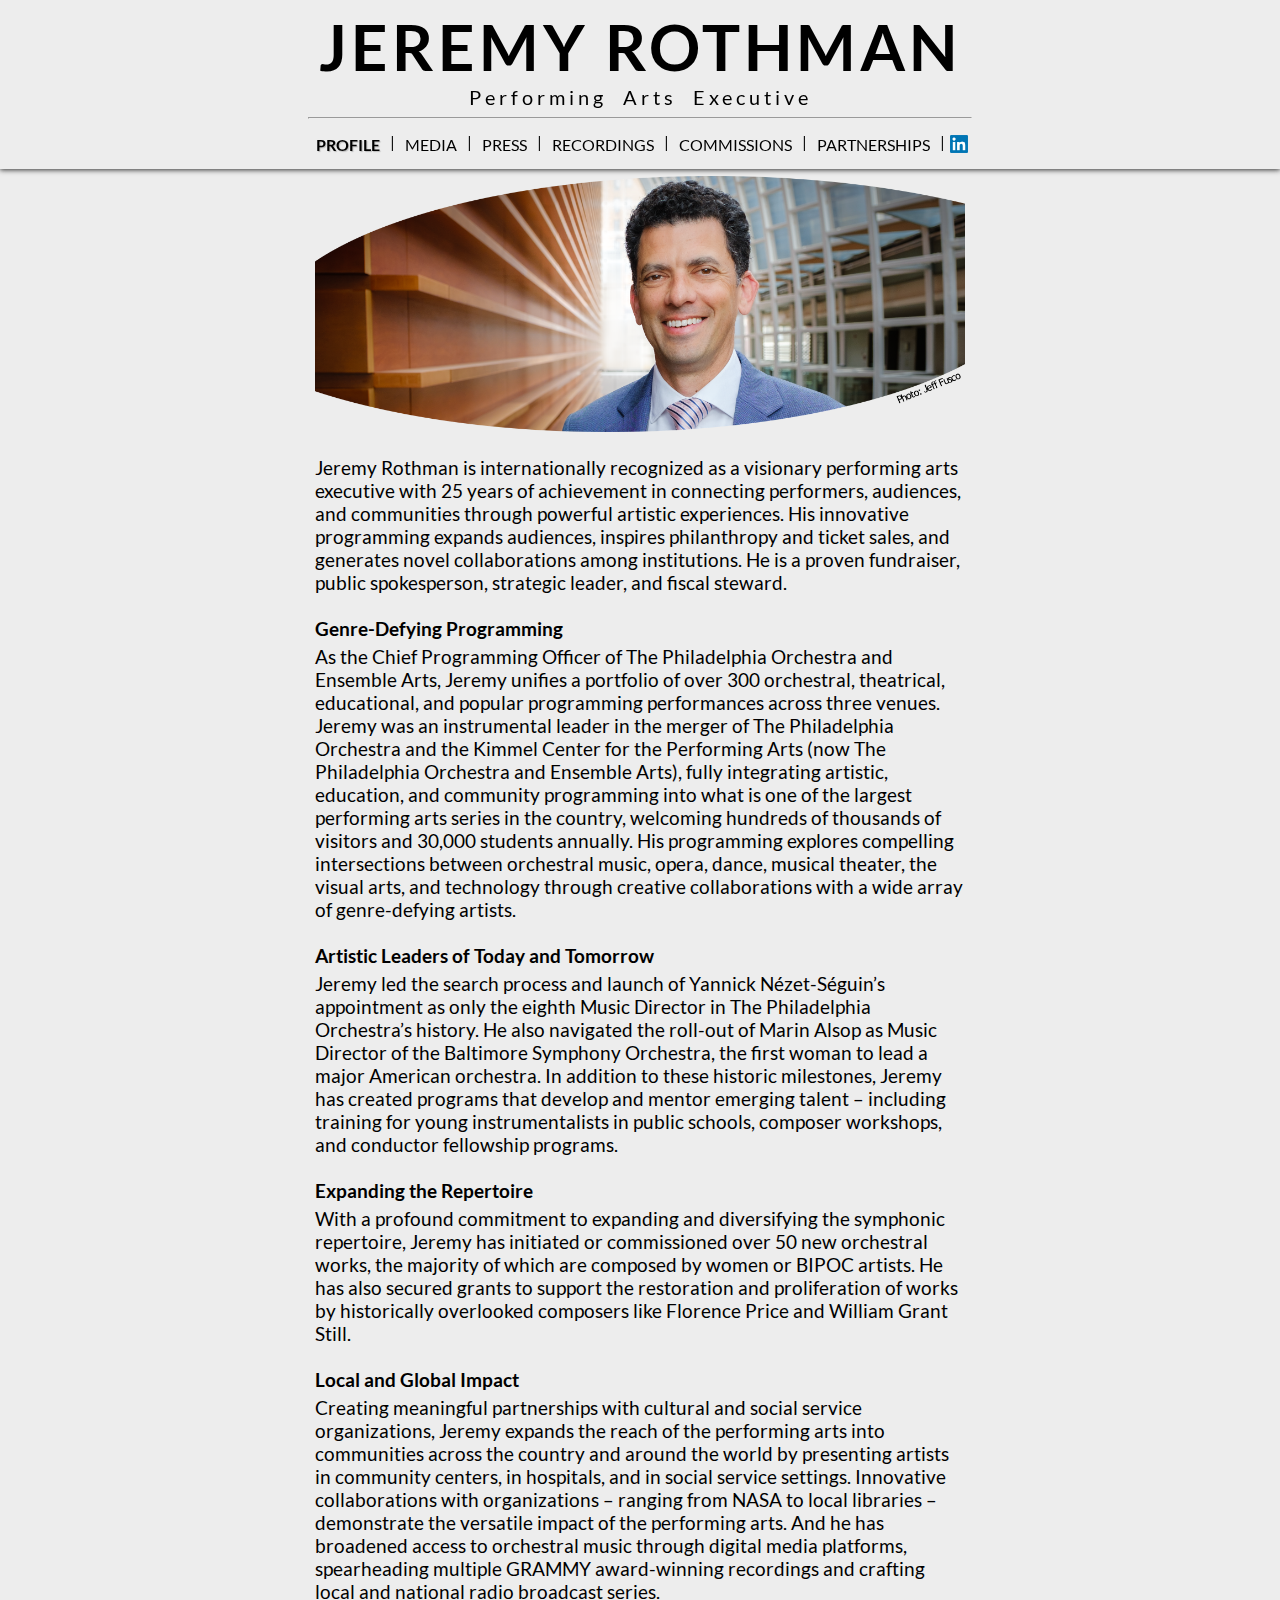
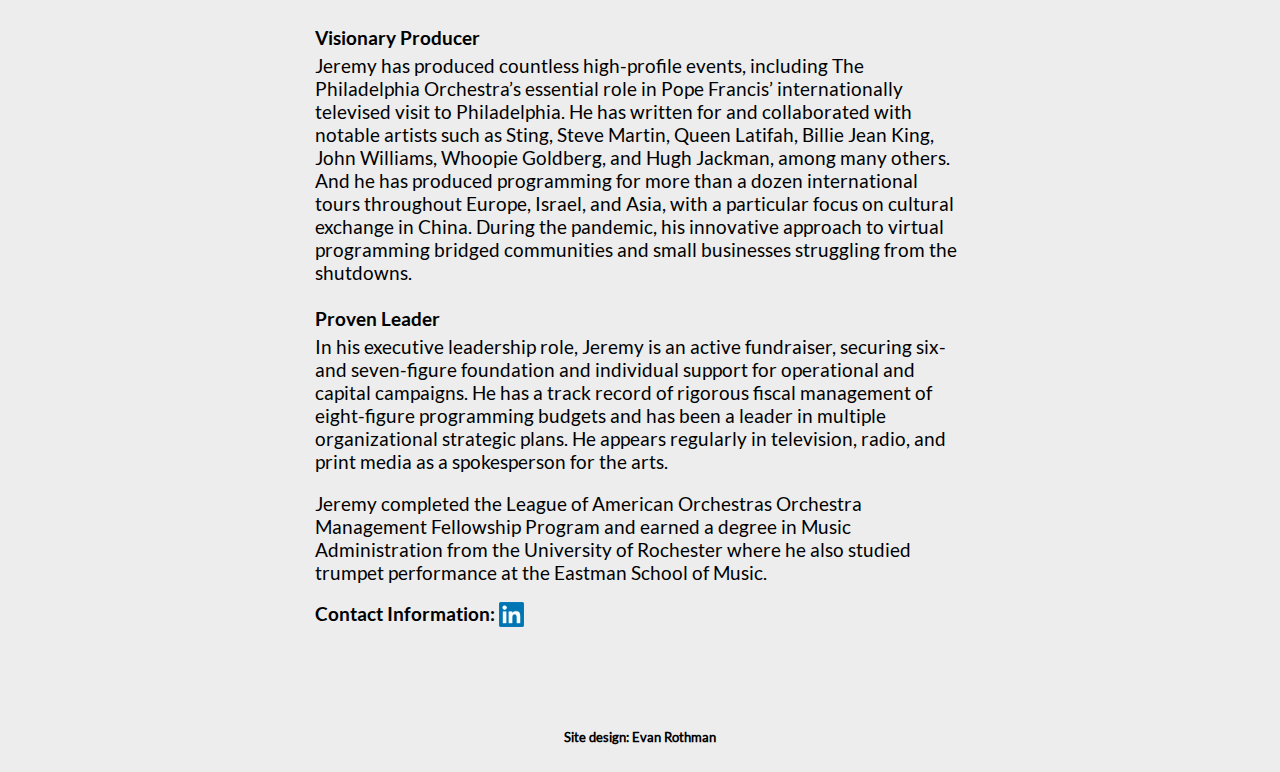
<file: index.html>
<!DOCTYPE html>

<head>
    <meta name="viewport" content="width=device-width, initial-scale=1.0">
    <title>Jeremy Rothman - Performing Arts Executive</title>
    <link rel="stylesheet" href="style.css">
</head>
<p></p>
<br><br><br><br><br><br><br>
<div class="title">
    <h1><a href="index.html">JEREMY ROTHMAN</a></h1>
    <div class="subt">Performing Arts Executive</div>
    <hr style="max-width: 17.5cm">
    <div class="box">
        <div class="item" style="text-shadow: 1px 1px 1px #bbb;"><a href="/index.html"><b>PROFILE</b></a></div>
        <div class="item">|</div>
        <div class="item"><a href="media">MEDIA</a></div>
        <div class="item">|</div>
        <div class="item"><a href="press">PRESS</a></div>
        <div class="item">|</div>
        <div class="item"><a href="recordings">RECORDINGS</a></div>
        <div class="item">|</div>
        <div class="item"><a href="commissions">COMMISSIONS</a></div>
        <div class="item">|</div>
        <div class="item"><a href="partnerships">PARTNERSHIPS</a></div>
         <div class="item">|</div>
        <a href="https://www.linkedin.com/in/jeremy-rothman-021b9765" target="_blank"><img
                    src="images/LinkedIn_logo_initials.png " style="vertical-align: -10px;" width="18px"></a>
        
    </div>
</div>

<body>
    <div class="text">
        <p style="text-align: center"><img src="images/headshot2.png" height="100%" width="100%"></p>
       
        <p style="margin: 0;">Jeremy Rothman is internationally recognized as a visionary performing arts executive with 25 years of
            achievement in connecting performers, audiences, and communities through powerful artistic experiences. His
            innovative programming expands audiences, inspires philanthropy and ticket sales, and generates novel
            collaborations among institutions. He is a proven fundraiser, public spokesperson, strategic leader, and
            fiscal steward. </p><br>
        <h3 style="margin: 5px 0px;">Genre-Defying Programming</h3>
        <p style="margin: 0;">As the Chief Programming Officer of The Philadelphia Orchestra and Ensemble Arts, Jeremy unifies a
            portfolio of over 300 orchestral, theatrical, educational, and popular programming performances across three
            venues. Jeremy was an instrumental leader in the merger of The Philadelphia Orchestra and the Kimmel Center
            for the Performing Arts (now The Philadelphia Orchestra and Ensemble Arts), fully integrating artistic,
            education, and community programming into what is one of the largest performing arts series in the country,
            welcoming hundreds of thousands of visitors and 30,000 students annually. His programming explores
            compelling intersections between orchestral music, opera, dance, musical theater, the visual arts, and
            technology through creative collaborations with a wide array of genre-defying artists. </p>
        <br>
        <h3 style="margin: 5px 0px;">Artistic Leaders of Today and Tomorrow</h3>
        <p style="margin: 0;">Jeremy led the search process and launch of Yannick Nézet-Séguin’s appointment as only the eighth Music
            Director in The Philadelphia Orchestra’s history. He also navigated the roll-out of Marin Alsop as Music
            Director of the Baltimore Symphony Orchestra, the first woman to lead a major American orchestra. In
            addition to these historic milestones, Jeremy has created programs that develop and mentor emerging talent –
            including training for young instrumentalists in public schools, composer workshops, and conductor
            fellowship programs.</p>
        <br>
        <h3 style="margin: 5px 0px;">Expanding the Repertoire</h3>
        <p style="margin: 0;">
            With a profound commitment to expanding and diversifying the symphonic repertoire, Jeremy has initiated or
            commissioned over 50 new orchestral works, the majority of which are composed by women or BIPOC artists. He
            has also secured grants to support the restoration and proliferation of works by historically overlooked composers
            like Florence Price and William Grant Still.</p>
        <br>
        <h3 style="margin: 5px 0px;">Local and Global Impact</h3>
        <p style="margin: 0;">Creating meaningful partnerships with cultural and social service organizations, Jeremy expands the reach of
            the performing arts into communities across the country and around the world by presenting artists in
            community centers, in hospitals, and in social service settings. Innovative collaborations with
            organizations – ranging from NASA to local libraries – demonstrate the versatile impact of the performing
            arts. And he has broadened access to orchestral music through digital media platforms, spearheading multiple
            GRAMMY award-winning recordings and crafting local and national radio broadcast series.</p>
        <br>
        <h3 style="margin: 5px 0px;">Visionary Producer</h3>
        <p style="margin: 0;">Jeremy has produced countless high-profile events, including The Philadelphia Orchestra’s essential role in
            Pope Francis’ internationally televised visit to Philadelphia. He has written for and collaborated with
            notable artists such as Sting, Steve Martin, Queen Latifah, Billie Jean King, John Williams, Whoopie
            Goldberg, and Hugh Jackman, among many others. And he has produced programming for more than a dozen
            international tours throughout Europe, Israel, and Asia, with a particular focus on cultural exchange in
            China. During the pandemic, his innovative approach to virtual programming bridged communities and small businesses
            struggling from the shutdowns.</p>
        <br>
        <h3 style="margin: 5px 0px;">Proven Leader</h3>
        <p style="margin: 0;">In his executive leadership role, Jeremy is an active fundraiser, securing six- and seven-figure foundation
            and individual support for operational and capital campaigns. He has a track record of rigorous fiscal
            management of eight-figure programming budgets and has been a leader in multiple organizational strategic
            plans. He appears regularly in television, radio, and print media as a spokesperson for the arts.</p>
        <br>
       
        <p style="margin: 0;">Jeremy completed the League of American Orchestras Orchestra Management Fellowship Program and earned a
            degree in Music Administration from the University of Rochester where he also studied trumpet performance at
            the Eastman School of Music.</p>
        <h3>Contact Information: <a href="https://www.linkedin.com/in/jeremy-rothman-021b9765" target="_blank"><img
                    src="images/LinkedIn_logo_initials.png " width="25px"></a></h3>
   <br>
   <br>
   <br>
   <h5 style="text-align: center">Site design: Evan Rothman</h5>
                </div>
</body>

</html>
</file>
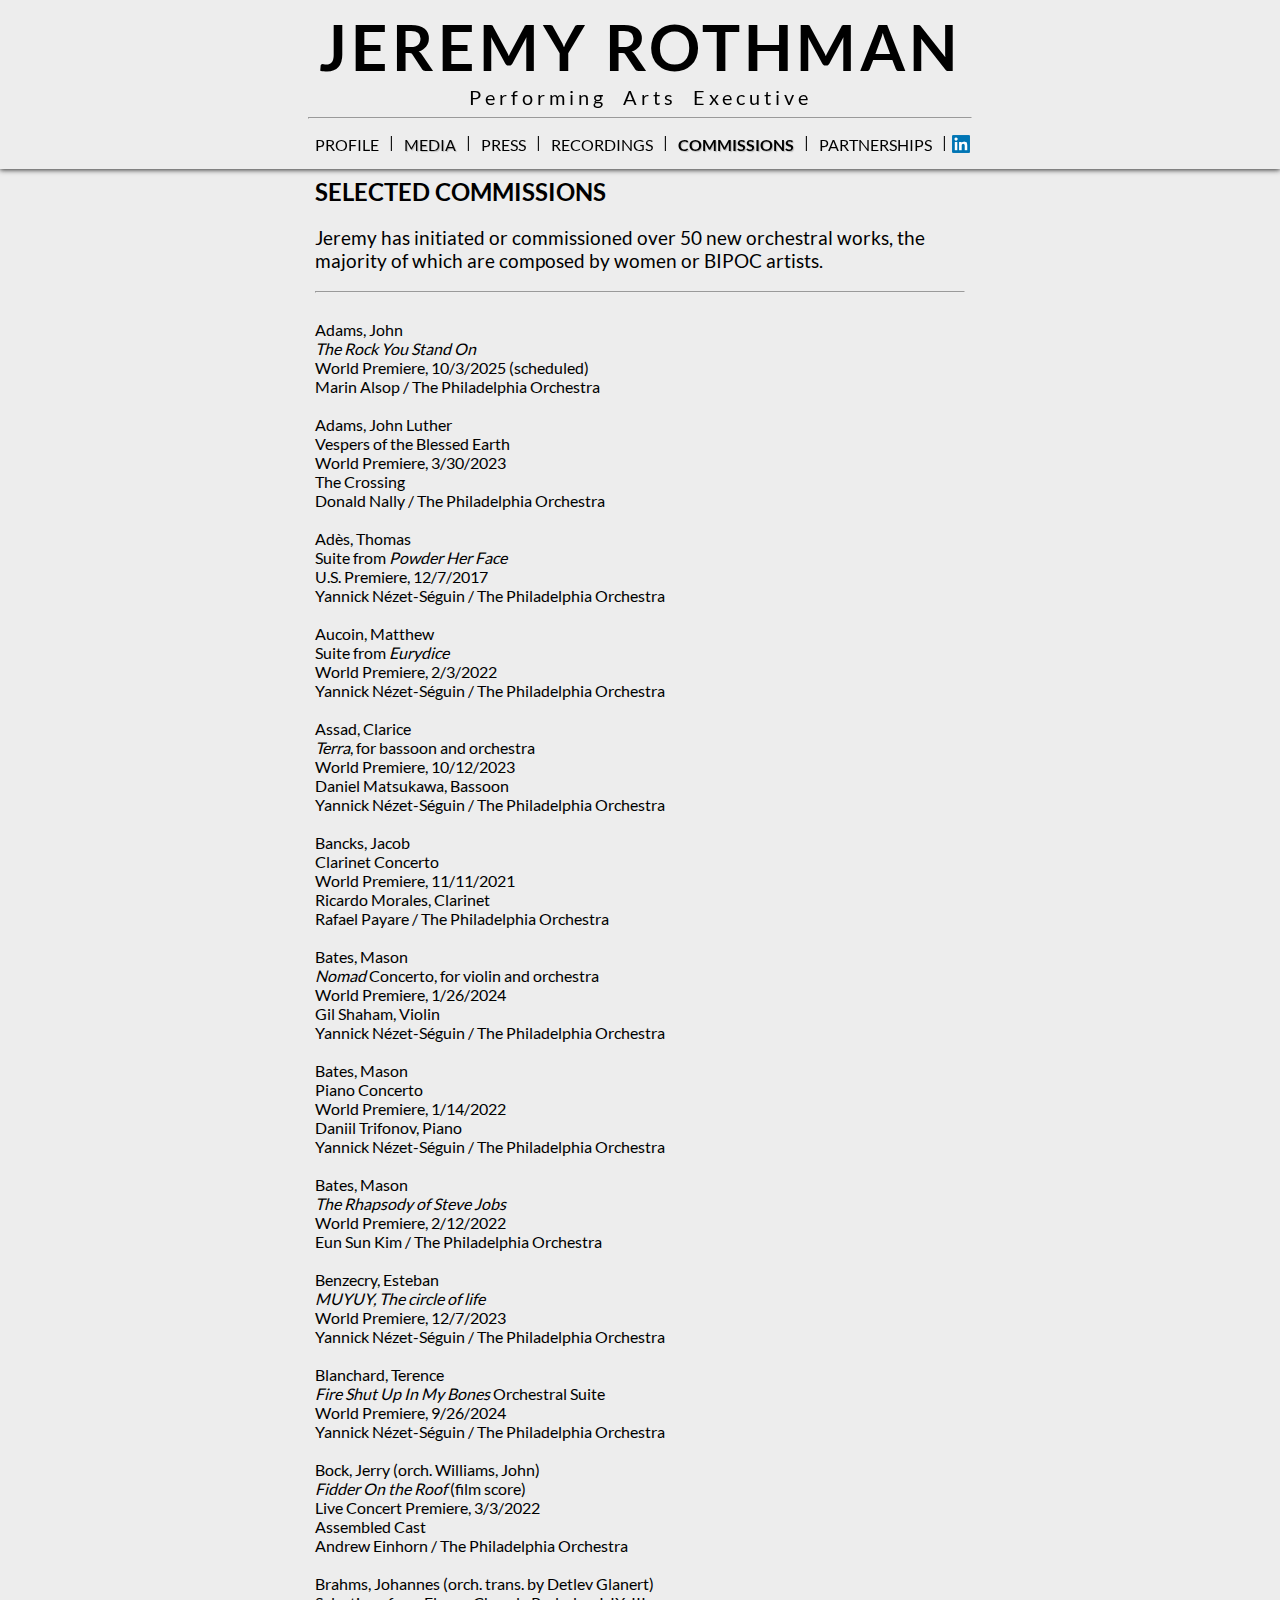
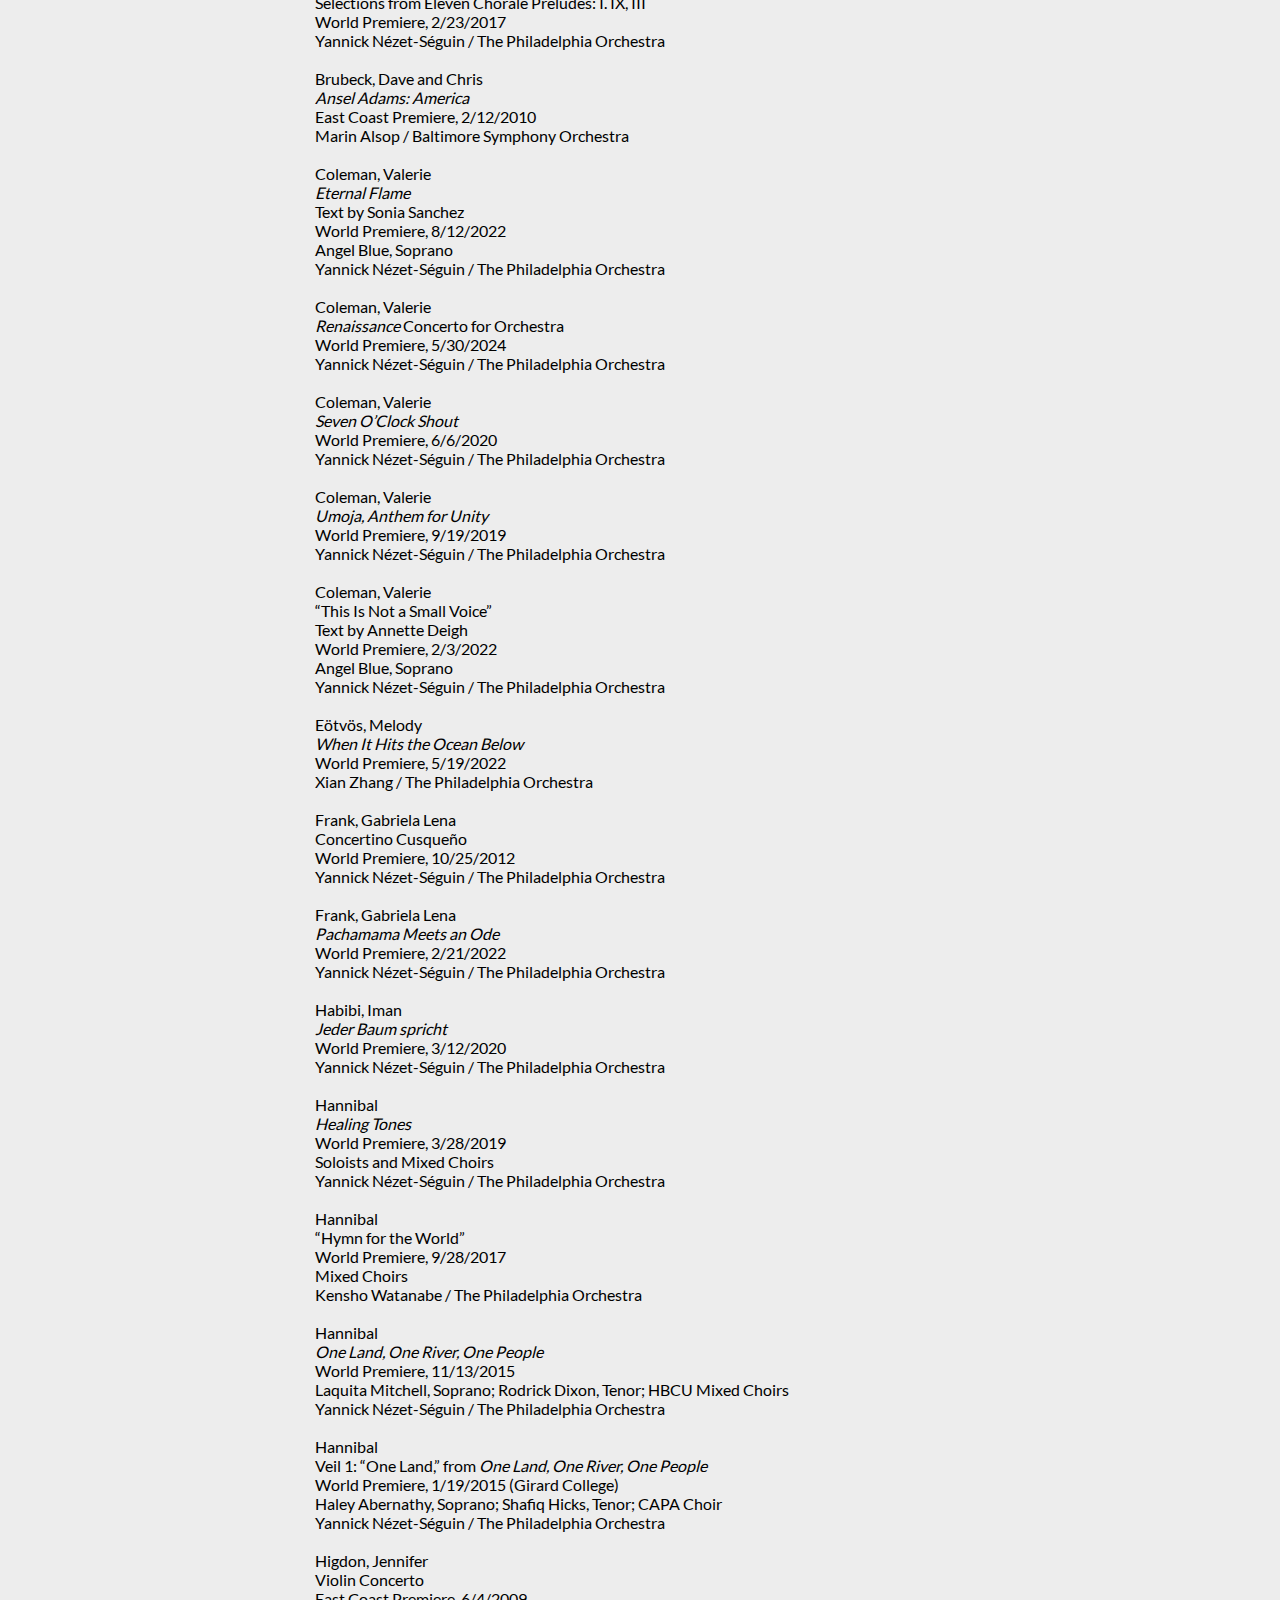
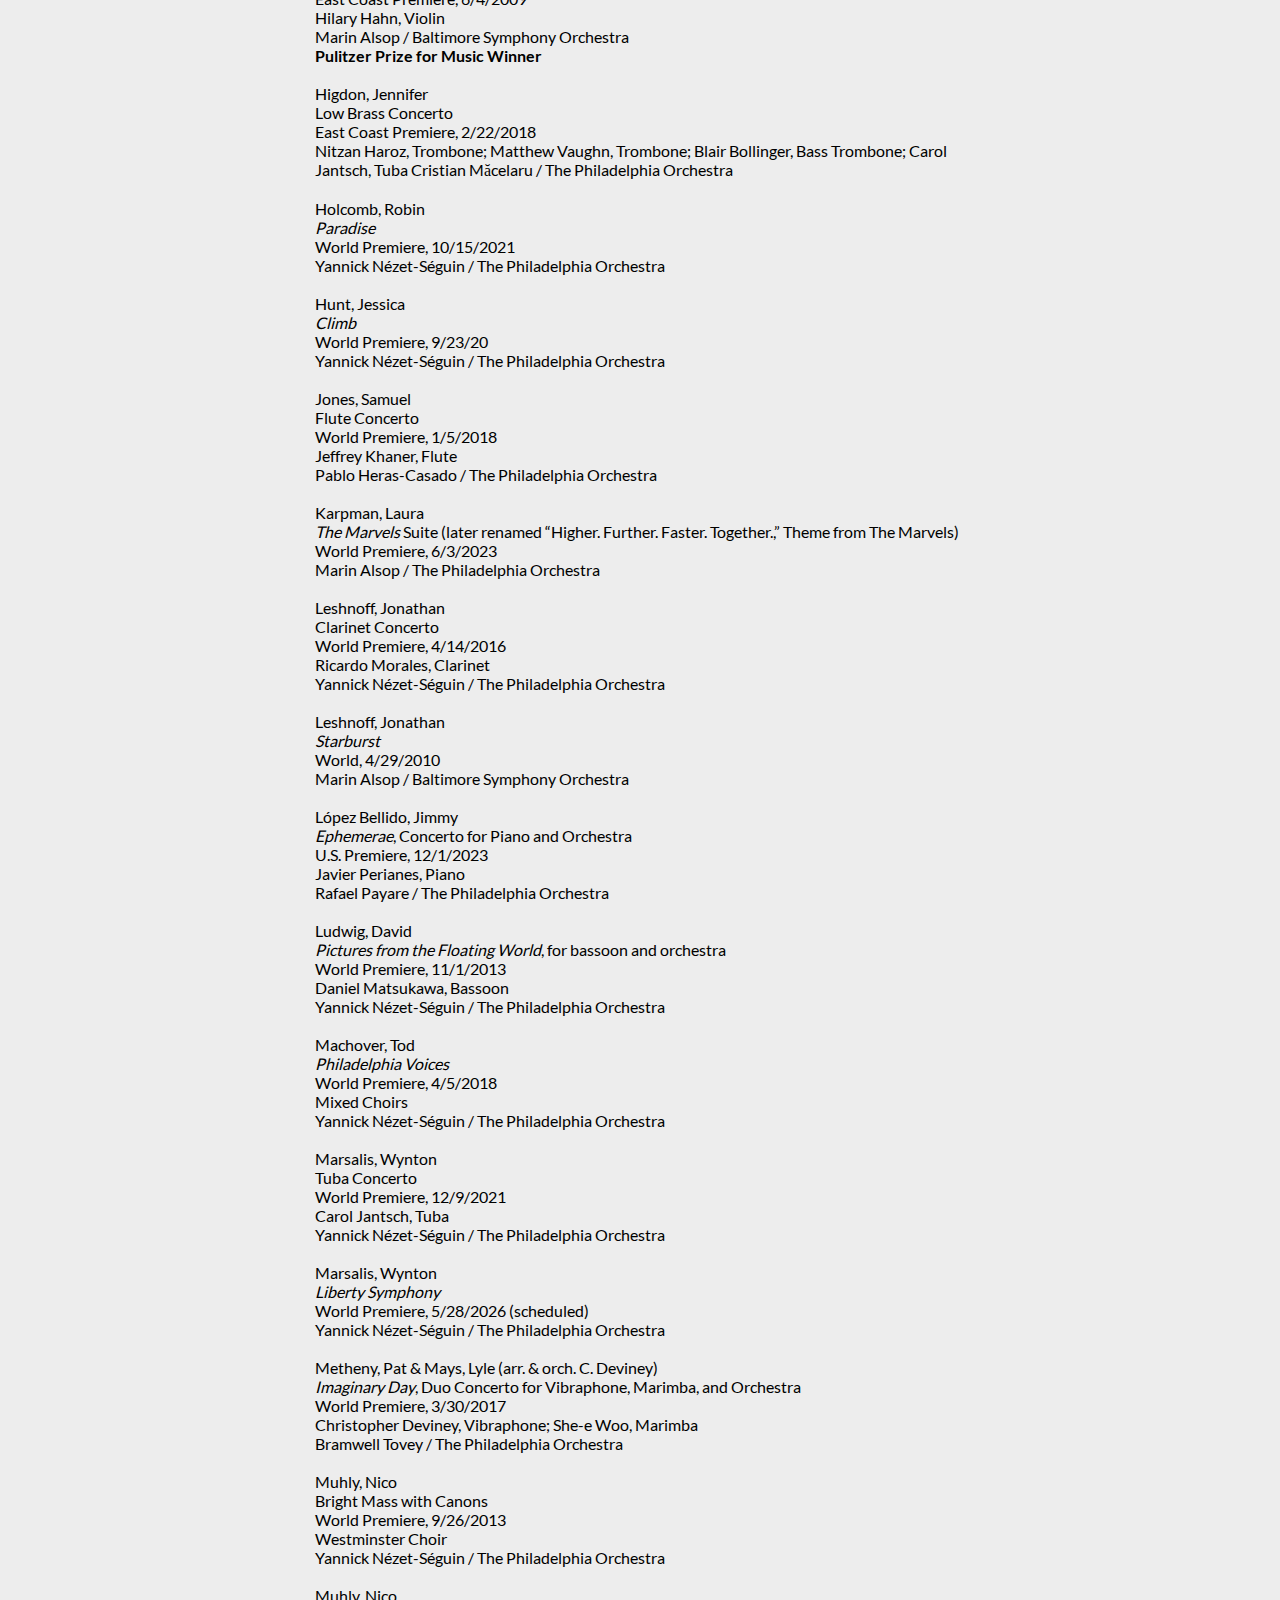
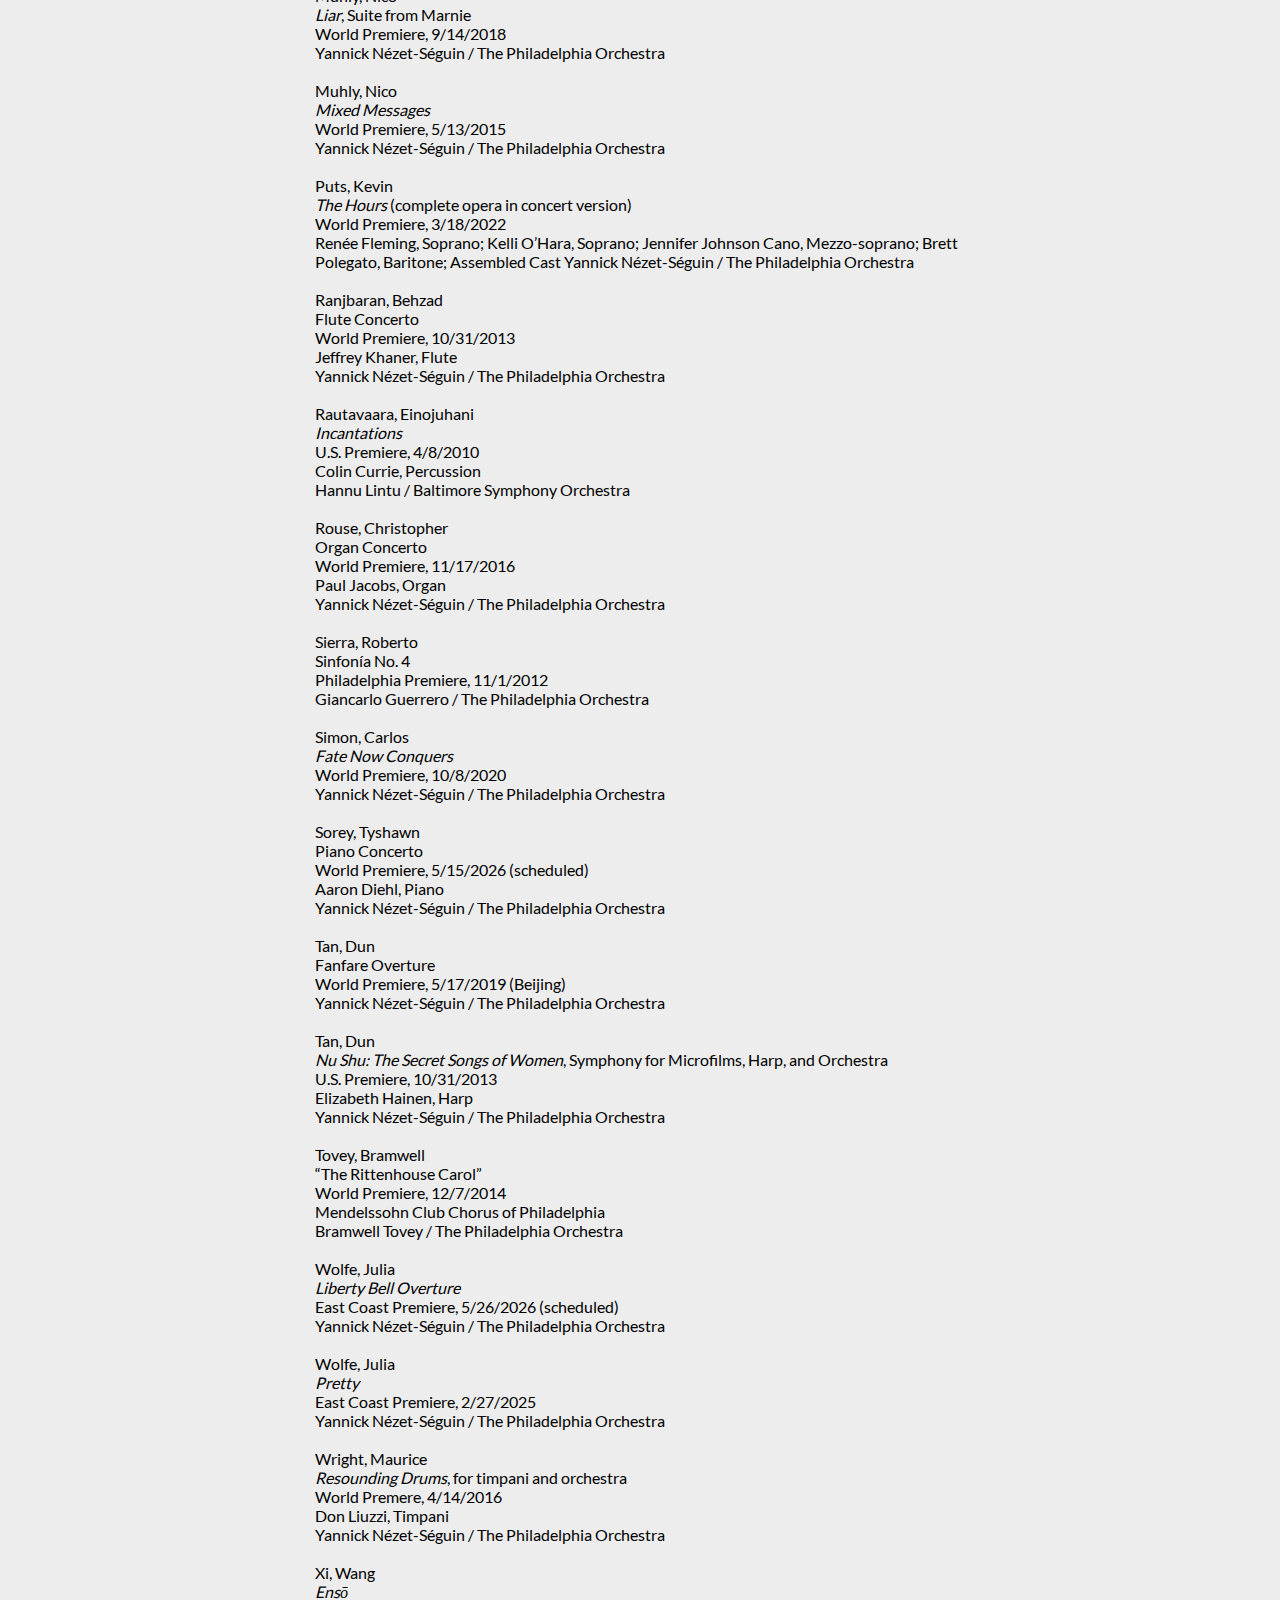
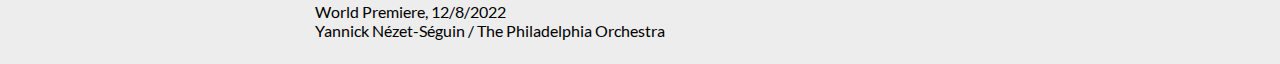
<file: commissions/index.html>
<!DOCTYPE html>

<head>
    <meta name="viewport" content="width=device-width, initial-scale=1.0">
    <title>Jeremy Rothman - Commissions</title>
    <link rel="stylesheet" href="../style.css">
</head>
<p></p>
<br><br><br><br><br><br><br>
<div class="title">
    <h1><a href="../index.html">JEREMY ROTHMAN</a></h1>
    <div class="subt">Performing Arts Executive</div>
    <hr style="max-width: 17.5cm">
    <div class="box">
        <div class="item"><a href="../">PROFILE</a></div>
        <div class="item">|</div>
        <div class="item" style="text-shadow: 1px 1px 1px #bbb;"><a href="../media">MEDIA</a></div>
        <div class="item">|</div>
        <div class="item"><a href="../press">PRESS</a></div>
        <div class="item">|</div>
        <div class="item"><a href="../recordings">RECORDINGS</a></div>
        <div class="item">|</div>
        <div class="item" style="text-shadow: 1px 1px 1px #bbb;"><a href="../commissions"><b>COMMISSIONS</b></a></div>
        <div class="item">|</div>
        <div class="item"><a href="../partnerships">PARTNERSHIPS</a></div>
         <div class="item">|</div>
        <a href="https://www.linkedin.com/in/jeremy-rothman-021b9765" target="_blank"><img
                    src="../images/LinkedIn_logo_initials.png " style="vertical-align: -10px;" width="18px"></a>
        
    </div>
</div>

<body>
    <div class="text">
        <h2>SELECTED COMMISSIONS</h2>
        <p>Jeremy has initiated or commissioned over 50 new orchestral works, the majority of which are composed by
            women or BIPOC artists.</p>

        <hr>
        <br>


        Adams, John<br>
        <i>The Rock You Stand On</i><br>
        World Premiere, 10/3/2025 (scheduled) <br>
        Marin Alsop / The Philadelphia Orchestra <br>

        <br>
        Adams, John Luther <br>
        Vespers of the Blessed Earth <br>
        World Premiere, 3/30/2023 <br>
        The Crossing <br>
        Donald Nally / The Philadelphia Orchestra<br>

        <br>
        Adès, Thomas <br>
        Suite from <i>Powder Her Face</i> <br>
        U.S. Premiere, 12/7/2017<br>
        Yannick Nézet-Séguin / The Philadelphia Orchestra<br>

        <br>
        Aucoin, Matthew <br>
        Suite from <i>Eurydice</i> <br>
        World Premiere, 2/3/2022 <br>
        Yannick Nézet-Séguin / The Philadelphia Orchestra<br>

        <br>
        Assad, Clarice <br>
        <i>Terra</i>, for bassoon and orchestra <br>
        World Premiere, 10/12/2023 <br>
        Daniel Matsukawa, Bassoon <br>
        Yannick Nézet-Séguin / The Philadelphia Orchestra<br>

        <br>
        Bancks, Jacob <br>
        Clarinet Concerto <br>
        World Premiere, 11/11/2021 <br>
        Ricardo Morales, Clarinet<br>
        Rafael Payare / The Philadelphia Orchestra<br>

        <br>
        Bates, Mason<br>
        <i>Nomad</i> Concerto, for violin and orchestra<br>
        World Premiere, 1/26/2024<br>
        Gil Shaham, Violin<br>
        Yannick Nézet-Séguin / The Philadelphia Orchestra<br>

        <br>
        Bates, Mason <br>
        Piano Concerto <br>
        World Premiere, 1/14/2022 <br>
        Daniil Trifonov, Piano<br>
        Yannick Nézet-Séguin / The Philadelphia Orchestra<br>

        <br>
        Bates, Mason <br>
        <i>The Rhapsody of Steve Jobs</i><br>
        World Premiere, 2/12/2022 <br>
        Eun Sun Kim / The Philadelphia Orchestra<br>

        <br>
        Benzecry, Esteban<br>
        <i>MUYUY, The circle of life</i><br>
        World Premiere, 12/7/2023 <br>
        Yannick Nézet-Séguin / The Philadelphia Orchestra<br>

        <br>
        Blanchard, Terence<br>
        <i>Fire Shut Up In My Bones</i> Orchestral Suite<br>
        World Premiere, 9/26/2024<br>
        Yannick Nézet-Séguin / The Philadelphia Orchestra<br>

        <br>
        Bock, Jerry (orch. Williams, John)<br>
        <i>Fidder On the Roof</i> (film score)<br>
        Live Concert Premiere, 3/3/2022<br>
        Assembled Cast<br>
        Andrew Einhorn / The Philadelphia Orchestra<br>

        <br>
        Brahms, Johannes (orch. trans. by Detlev Glanert)<br>
        Selections from Eleven Chorale Preludes: I. IX, III <br>
        World Premiere, 2/23/2017 <br>
        Yannick Nézet-Séguin / The Philadelphia Orchestra<br>

        <br>
        Brubeck, Dave and Chris<br>
        <i>Ansel Adams: America</i><br>
        East Coast Premiere, 2/12/2010<br>
        Marin Alsop / Baltimore Symphony Orchestra<br>

        <br>
        Coleman, Valerie <br>
        <i>Eternal Flame</i><br>
        Text by Sonia Sanchez<br>
        World Premiere, 8/12/2022 <br>
        Angel Blue, Soprano<br>
        Yannick Nézet-Séguin / The Philadelphia Orchestra<br>

        <br>
        Coleman, Valerie<br>
        <i>Renaissance</i> Concerto for Orchestra<br>
        World Premiere, 5/30/2024<br>
        Yannick Nézet-Séguin / The Philadelphia Orchestra<br>

        <br>
        Coleman, Valerie <br>
        <i>Seven O’Clock Shout</i> <br>
        World Premiere, 6/6/2020 <br>
        Yannick Nézet-Séguin / The Philadelphia Orchestra<br>

        <br>
        Coleman, Valerie <br>
        <i>Umoja, Anthem for Unity</i> <br>
        World Premiere, 9/19/2019 <br>
        Yannick Nézet-Séguin / The Philadelphia Orchestra<br>

        <br>
        Coleman, Valerie <br>
        “This Is Not a Small Voice” <br>
        Text by Annette Deigh <br>
        World Premiere, 2/3/2022 <br>
        Angel Blue, Soprano<br>
        Yannick Nézet-Séguin / The Philadelphia Orchestra<br>

        <br>
        Eötvös, Melody <br>
        <i>When It Hits the Ocean Below</i><br>
        World Premiere, 5/19/2022 <br>
        Xian Zhang / The Philadelphia Orchestra<br>

        <br>
        Frank, Gabriela Lena<br>
        Concertino Cusqueño<br>
        World Premiere, 10/25/2012 <br>
        Yannick Nézet-Séguin / The Philadelphia Orchestra<br>

        <br>
        Frank, Gabriela Lena <br>
        <i>Pachamama Meets an Ode</i><br>
        World Premiere, 2/21/2022 <br>
        Yannick Nézet-Séguin / The Philadelphia Orchestra<br>

        <br>
        Habibi, Iman <br>
        <i>Jeder Baum spricht</i> <br>
        World Premiere, 3/12/2020 <br>
        Yannick Nézet-Séguin / The Philadelphia Orchestra<br>

        <br>
        Hannibal <br>
        <i>Healing Tones</i> <br>
        World Premiere, 3/28/2019 <br>
        Soloists and Mixed Choirs<br>
        Yannick Nézet-Séguin / The Philadelphia Orchestra<br>
        <br>
        Hannibal <br>
        “Hymn for the World” <br>
        World Premiere, 9/28/2017 <br>
        Mixed Choirs <br>
        Kensho Watanabe / The Philadelphia Orchestra<br>


        <br>
        Hannibal <br>
        <i>One Land, One River, One People</i> <br>
        World Premiere, 11/13/2015 <br>
        Laquita Mitchell, Soprano; Rodrick Dixon, Tenor; HBCU Mixed Choirs<br>
        Yannick Nézet-Séguin / The Philadelphia Orchestra<br>

        <br>
        Hannibal <br>
        Veil 1: “One Land,” from <i>One Land, One River, One People</i> <br>
        World Premiere, 1/19/2015 (Girard College) <br>
        Haley Abernathy, Soprano; Shafiq Hicks, Tenor; CAPA Choir<br>
        Yannick Nézet-Séguin / The Philadelphia Orchestra<br>

        <br>
        Higdon, Jennifer<br>
        Violin Concerto<br>
        East Coast Premiere, 6/4/2009<br>
        Hilary Hahn, Violin<br>
        Marin Alsop / Baltimore Symphony Orchestra<br>
        <b>Pulitzer Prize for Music Winner</b><br>

        <br>
        Higdon, Jennifer <br>
        Low Brass Concerto<br>
        East Coast Premiere, 2/22/2018 <br>
        Nitzan Haroz, Trombone; Matthew Vaughn, Trombone; Blair Bollinger, Bass Trombone; Carol Jantsch, Tuba
        Cristian Măcelaru / The Philadelphia Orchestra<br>

        <br>
        Holcomb, Robin <br>
        <i>Paradise</i> <br>
        World Premiere, 10/15/2021 <br>
        Yannick Nézet-Séguin / The Philadelphia Orchestra<br>
        <br>
        Hunt, Jessica<br>
        <i>Climb</i><br>
        World Premiere, 9/23/20<br>
        Yannick Nézet-Séguin / The Philadelphia Orchestra<br>

        <br>
        Jones, Samuel <br>
        Flute Concerto<br>
        World Premiere, 1/5/2018 <br>
        Jeffrey Khaner, Flute<br>
        Pablo Heras-Casado / The Philadelphia Orchestra<br>

        <br>
        Karpman, Laura <br>
        <i>The Marvels</i> Suite (later renamed “Higher. Further. Faster. Together.,” Theme from The Marvels) <br>
        World Premiere, 6/3/2023 <br>
        Marin Alsop / The Philadelphia Orchestra<br>

        <br>
        Leshnoff, Jonathan <br>
        Clarinet Concerto<br>
        World Premiere, 4/14/2016 <br>
        Ricardo Morales, Clarinet<br>
        Yannick Nézet-Séguin / The Philadelphia Orchestra<br>
        <br>
        Leshnoff, Jonathan<br>
        <i>Starburst</i><br>
        World, 4/29/2010<br>
        Marin Alsop / Baltimore Symphony Orchestra<br>

        <br>
        López Bellido, Jimmy <br>
        <i>Ephemerae</i>, Concerto for Piano and Orchestra <br>
        U.S. Premiere, 12/1/2023 <br>
        Javier Perianes, Piano <br>
        Rafael Payare / The Philadelphia Orchestra<br>

        <br>
        Ludwig, David <br>
        <i>Pictures from the Floating World</i>, for bassoon and orchestra <br>
        World Premiere, 11/1/2013 <br>
        Daniel Matsukawa, Bassoon <br>
        Yannick Nézet-Séguin / The Philadelphia Orchestra<br>

        <br>
        Machover, Tod <br>
        <i>Philadelphia Voices</i> <br>
        World Premiere, 4/5/2018 <br>
        Mixed Choirs<br>
        Yannick Nézet-Séguin / The Philadelphia Orchestra<br>

        <br>
        Marsalis, Wynton <br>
        Tuba Concerto <br>
        World Premiere, 12/9/2021 <br>
        Carol Jantsch, Tuba <br>
        Yannick Nézet-Séguin / The Philadelphia Orchestra<br>

        <br>
        Marsalis, Wynton<br>
        <i>Liberty Symphony</i> <br>
        World Premiere, 5/28/2026 (scheduled)<br>
        Yannick Nézet-Séguin / The Philadelphia Orchestra<br>

        <br>
        Metheny, Pat & Mays, Lyle (arr. & orch. C. Deviney) <br>
        <i>Imaginary Day</i>, Duo Concerto for Vibraphone, Marimba, and Orchestra <br>
        World Premiere, 3/30/2017 <br>
        Christopher Deviney, Vibraphone; She-e Woo, Marimba<br>
        Bramwell Tovey / The Philadelphia Orchestra<br>

        <br>
        Muhly, Nico <br>
        Bright Mass with Canons <br>
        World Premiere, 9/26/2013 <br>
        Westminster Choir <br>
        Yannick Nézet-Séguin / The Philadelphia Orchestra<br>

        <br>
        Muhly, Nico <br>
        <i>Liar</i>, Suite from Marnie<br>
        World Premiere, 9/14/2018 <br>
        Yannick Nézet-Séguin / The Philadelphia Orchestra<br>

        <br>
        Muhly, Nico <br>
        <i>Mixed Messages</i> <br>
        World Premiere, 5/13/2015 <br>
        Yannick Nézet-Séguin / The Philadelphia Orchestra<br>

        <br>
        Puts, Kevin <br>
        <i>The Hours</i> (complete opera in concert version) <br>
        World Premiere, 3/18/2022 <br>
        Renée Fleming, Soprano; Kelli O’Hara, Soprano; Jennifer Johnson Cano, Mezzo-soprano; Brett Polegato, Baritone;
        Assembled Cast
        Yannick Nézet-Séguin / The Philadelphia Orchestra<br>

        <br>
        Ranjbaran, Behzad <br>
        Flute Concerto <br>
        World Premiere, 10/31/2013 <br>
        Jeffrey Khaner, Flute <br>
        Yannick Nézet-Séguin / The Philadelphia Orchestra<br>

        <br>
        Rautavaara, Einojuhani<br>
        <i>Incantations</i><br>
        U.S. Premiere, 4/8/2010<br>
        Colin Currie, Percussion<br>
        Hannu Lintu / Baltimore Symphony Orchestra<br>

        <br>
        Rouse, Christopher <br>
        Organ Concerto <br>
        World Premiere, 11/17/2016 <br>
        Paul Jacobs, Organ<br>
        Yannick Nézet-Séguin / The Philadelphia Orchestra<br>

        <br>
        Sierra, Roberto <br>
        Sinfonía No. 4 <br>
        Philadelphia Premiere, 11/1/2012 <br>
        Giancarlo Guerrero / The Philadelphia Orchestra <br>
        <br>
        Simon, Carlos <br>
        <i>Fate Now Conquers</i> <br>
        World Premiere, 10/8/2020 <br>
        Yannick Nézet-Séguin / The Philadelphia Orchestra<br>

        <br>
        Sorey, Tyshawn<br>
        Piano Concerto<br>
        World Premiere, 5/15/2026 (scheduled)<br>
        Aaron Diehl, Piano<br>
        Yannick Nézet-Séguin / The Philadelphia Orchestra<br>

        <br>
        Tan, Dun <br>
        Fanfare Overture <br>
        World Premiere, 5/17/2019 (Beijing)<br>
        Yannick Nézet-Séguin / The Philadelphia Orchestra <br>

        <br>
        Tan, Dun <br>
        <i>Nu Shu: The Secret Songs of Women</i>, Symphony for Microfilms, Harp, and Orchestra <br>
        U.S. Premiere, 10/31/2013 <br>
        Elizabeth Hainen, Harp <br>
        Yannick Nézet-Séguin / The Philadelphia Orchestra<br>
        <br>

        Tovey, Bramwell <br>
        “The Rittenhouse Carol” <br>
        World Premiere, 12/7/2014 <br>
        Mendelssohn Club Chorus of Philadelphia<br>
        Bramwell Tovey / The Philadelphia Orchestra<br>

        <br>
        Wolfe, Julia<br>
        <i>Liberty Bell Overture</i><br>
        East Coast Premiere, 5/26/2026 (scheduled)<br>
        Yannick Nézet-Séguin / The Philadelphia Orchestra<br>

        <br>
        Wolfe, Julia<br>
        <i>Pretty</i><br>
        East Coast Premiere, 2/27/2025<br>
        Yannick Nézet-Séguin / The Philadelphia Orchestra<br>

        <br>
        Wright, Maurice <br>
        <i>Resounding Drums</i>, for timpani and orchestra<br>
        World Premere, 4/14/2016 <br>
        Don Liuzzi, Timpani<br>
        Yannick Nézet-Séguin / The Philadelphia Orchestra<br>

        <br>
        Xi, Wang <br>
        <i>Ensō</i> <br>
        World Premiere, 12/8/2022 <br>
        Yannick Nézet-Séguin / The Philadelphia Orchestra<br>


        </p>
    </div>
</body>

</html>
</file>
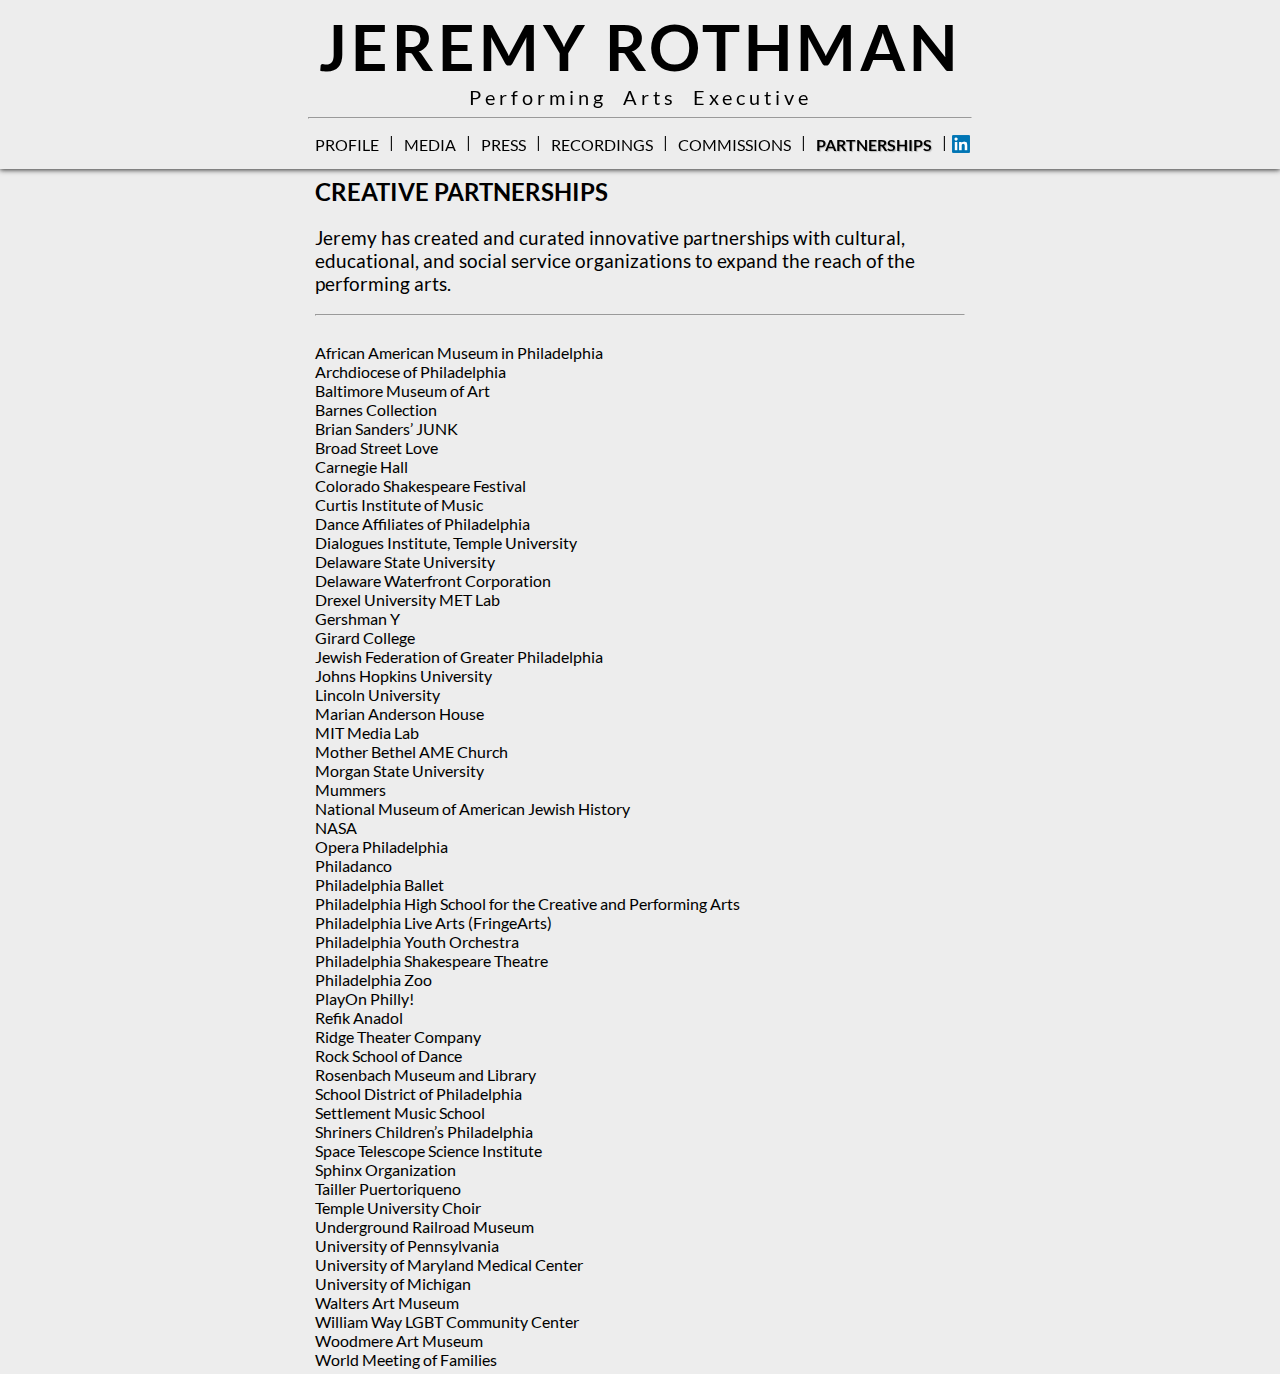
<file: partnerships/index.html>
<!DOCTYPE html>

<head>
    <meta name="viewport" content="width=device-width, initial-scale=1.0">
    <title>Jeremy Rothman - Partnerships</title>
    <link rel="stylesheet" href="../style.css">
</head>
<p></p>
<br><br><br><br><br><br><br>
<div class="title">
    <h1><a href="../index.html">JEREMY ROTHMAN</a></h1>
    <div class="subt">Performing Arts Executive</div>
    <hr style="max-width: 17.5cm">
    <div class="box">
        <div class="item"><a href="../">PROFILE</a></div>
        <div class="item">|</div>
        <div class="item"><a href="../media">MEDIA</a></div>
        <div class="item">|</div>
        <div class="item"><a href="../press">PRESS</a></div>
        <div class="item">|</div>
        <div class="item"><a href="../recordings">RECORDINGS</a></div>
        <div class="item">|</div>
        <div class="item"><a href="../commissions">COMMISSIONS</a></div>
        <div class="item">|</div>
        <div class="item" style="text-shadow: 1px 1px 1px #bbb;"><a href="../partnerships"><b>PARTNERSHIPS</b></a></div>
         <div class="item">|</div>
        <a href="https://www.linkedin.com/in/jeremy-rothman-021b9765" target="_blank"><img
                    src="../images/LinkedIn_logo_initials.png " style="vertical-align: -10px;" width="18px"></a>
        
    </div>
</div>

<body>
    <div class="text">
        <h2>CREATIVE PARTNERSHIPS</h2>
        <p>
            Jeremy has created and curated innovative partnerships with cultural, educational, and social service
            organizations to expand the reach of the performing arts.
        </p>

        <hr>
        <br>

        African American Museum in Philadelphia<br>
        Archdiocese of Philadelphia<br>
        Baltimore Museum of Art<br>
        Barnes Collection<br>
        Brian Sanders’ JUNK<br>
        Broad Street Love<br>
        Carnegie Hall<br>
        Colorado Shakespeare Festival <br>
        Curtis Institute of Music<br>
        Dance Affiliates of Philadelphia<br>
        Dialogues Institute, Temple University <br>
        Delaware State University <br>
        Delaware Waterfront Corporation <br>
        Drexel University MET Lab<br>
        Gershman Y <br>
        Girard College <br>
        Jewish Federation of Greater Philadelphia <br>
        Johns Hopkins University <br>
        Lincoln University<br>
        Marian Anderson House<br>
        MIT Media Lab<br>
        Mother Bethel AME Church <br>
        Morgan State University<br>
        Mummers <br>
        National Museum of American Jewish History <br>
        NASA<br>
        Opera Philadelphia <br>
        Philadanco<br>
        Philadelphia Ballet <br>
        Philadelphia High School for the Creative and Performing Arts<br>
        Philadelphia Live Arts (FringeArts) <br>
        Philadelphia Youth Orchestra<br>
        Philadelphia Shakespeare Theatre <br>
        Philadelphia Zoo<br>
        PlayOn Philly!<br>
        Refik Anadol<br>
        Ridge Theater Company <br>
        Rock School of Dance<br>
        Rosenbach Museum and Library<br>
        School District of Philadelphia <br>
        Settlement Music School <br>
        Shriners Children’s Philadelphia<br>
        Space Telescope Science Institute<br>
        Sphinx Organization <br>
        Tailler Puertoriqueno<br>
        Temple University Choir<br>
        Underground Railroad Museum<br>
        University of Pennsylvania <br>
        University of Maryland Medical Center<br>
        University of Michigan<br>
        Walters Art Museum<br>
        William Way LGBT Community Center <br>
        Woodmere Art Museum<br>
        World Meeting of Families
    </div>
</body>
</html>
</file>
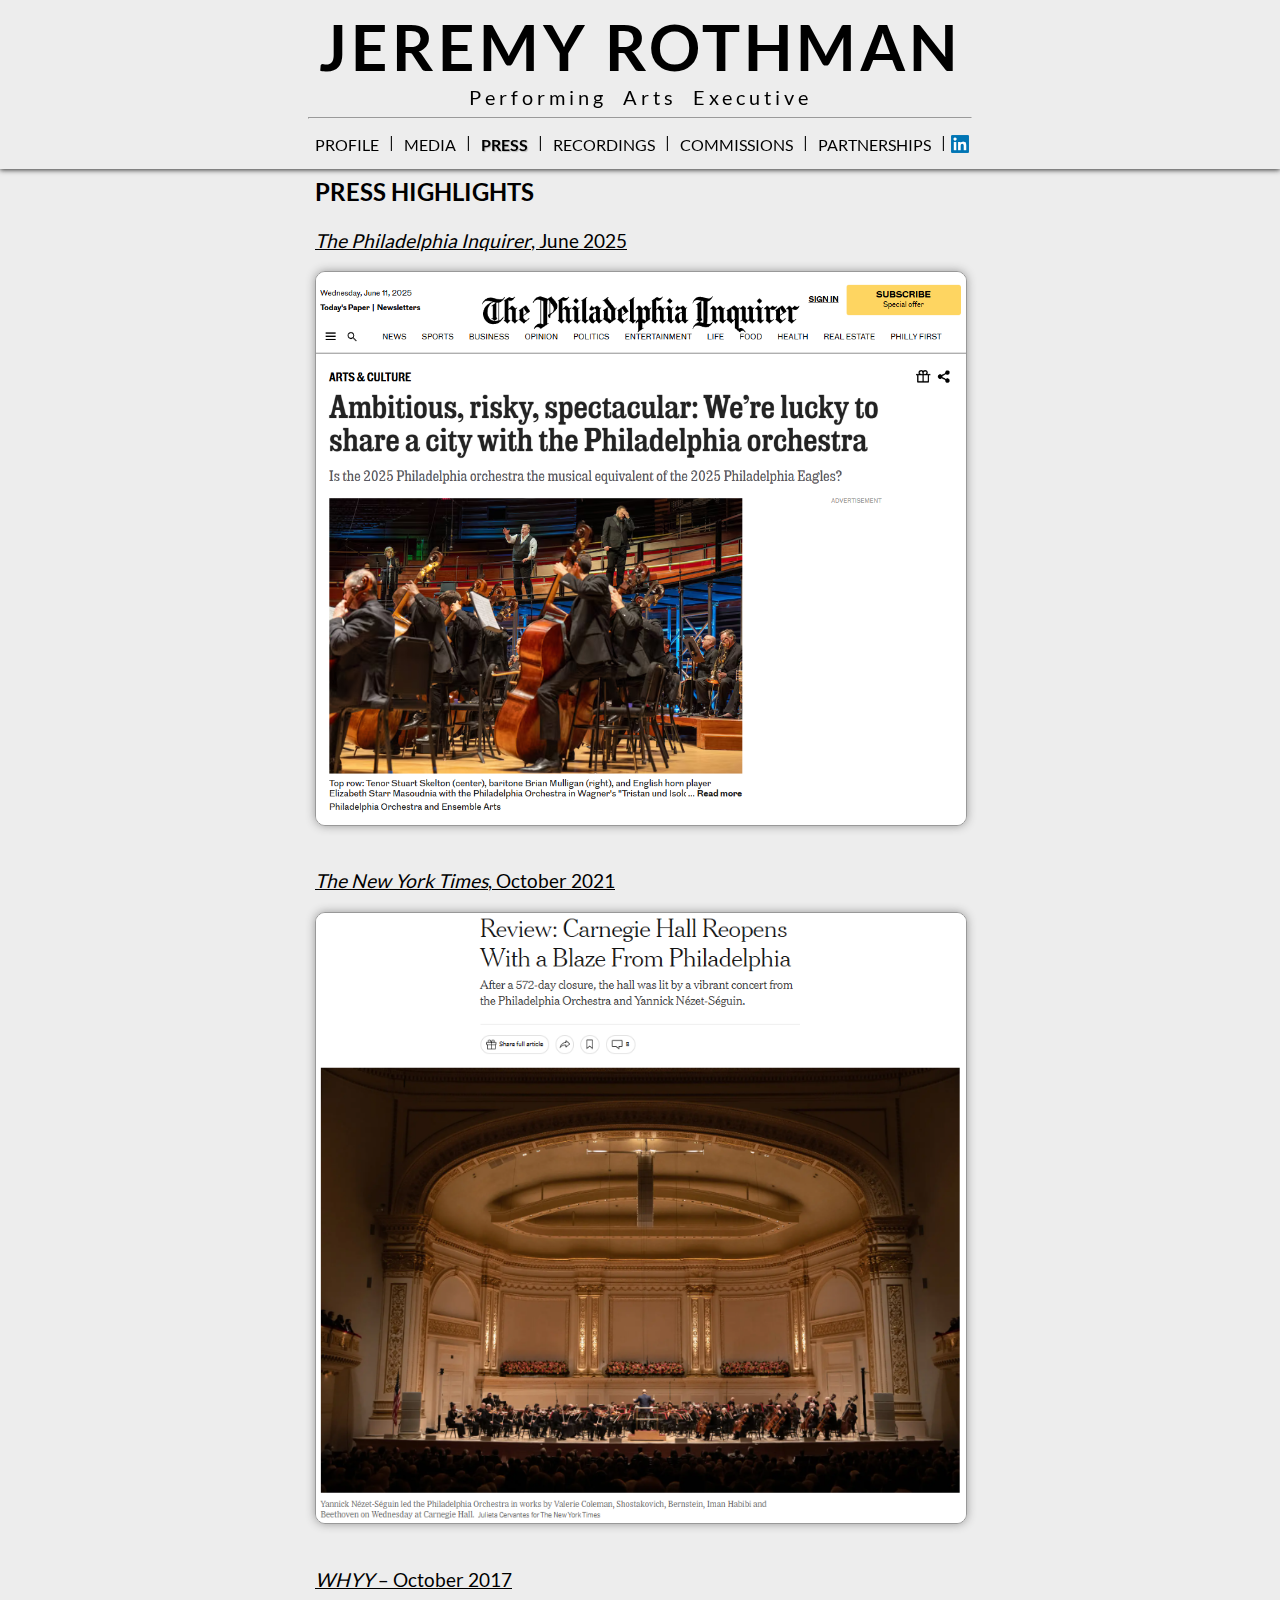
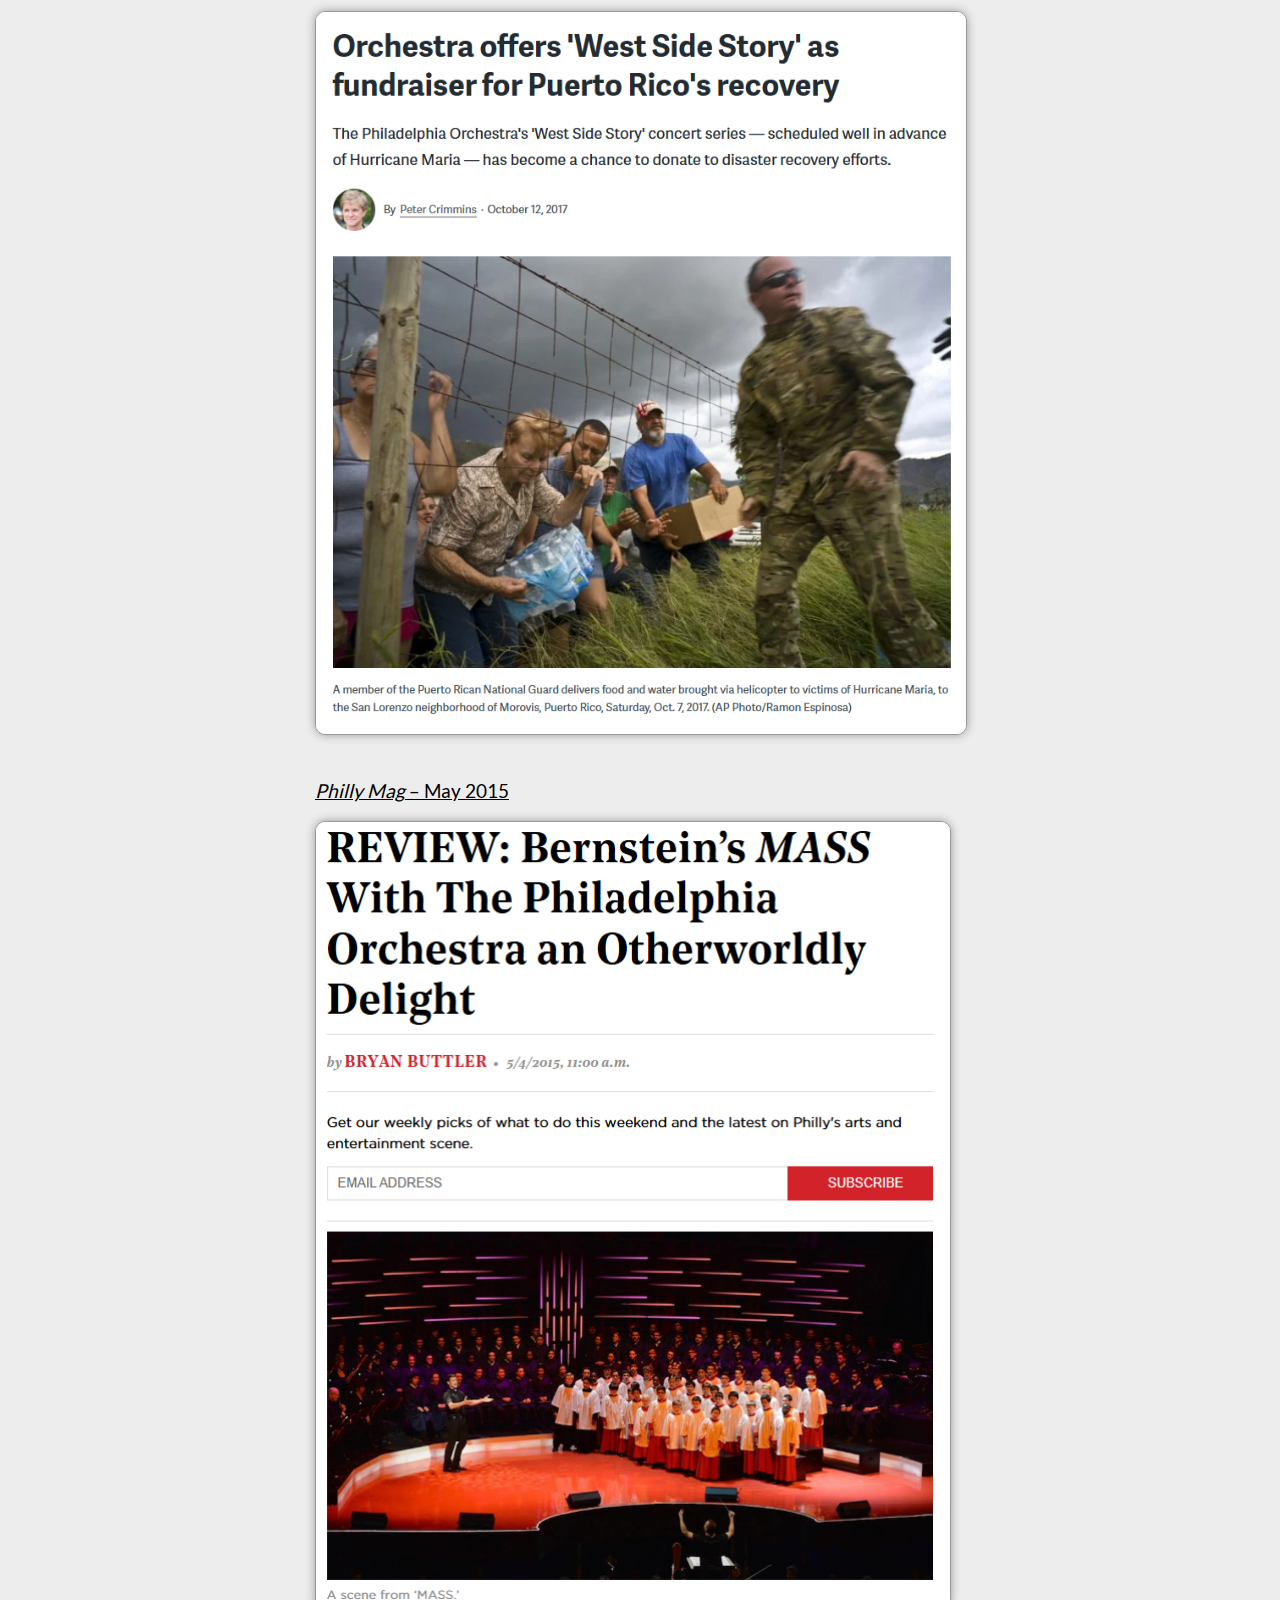
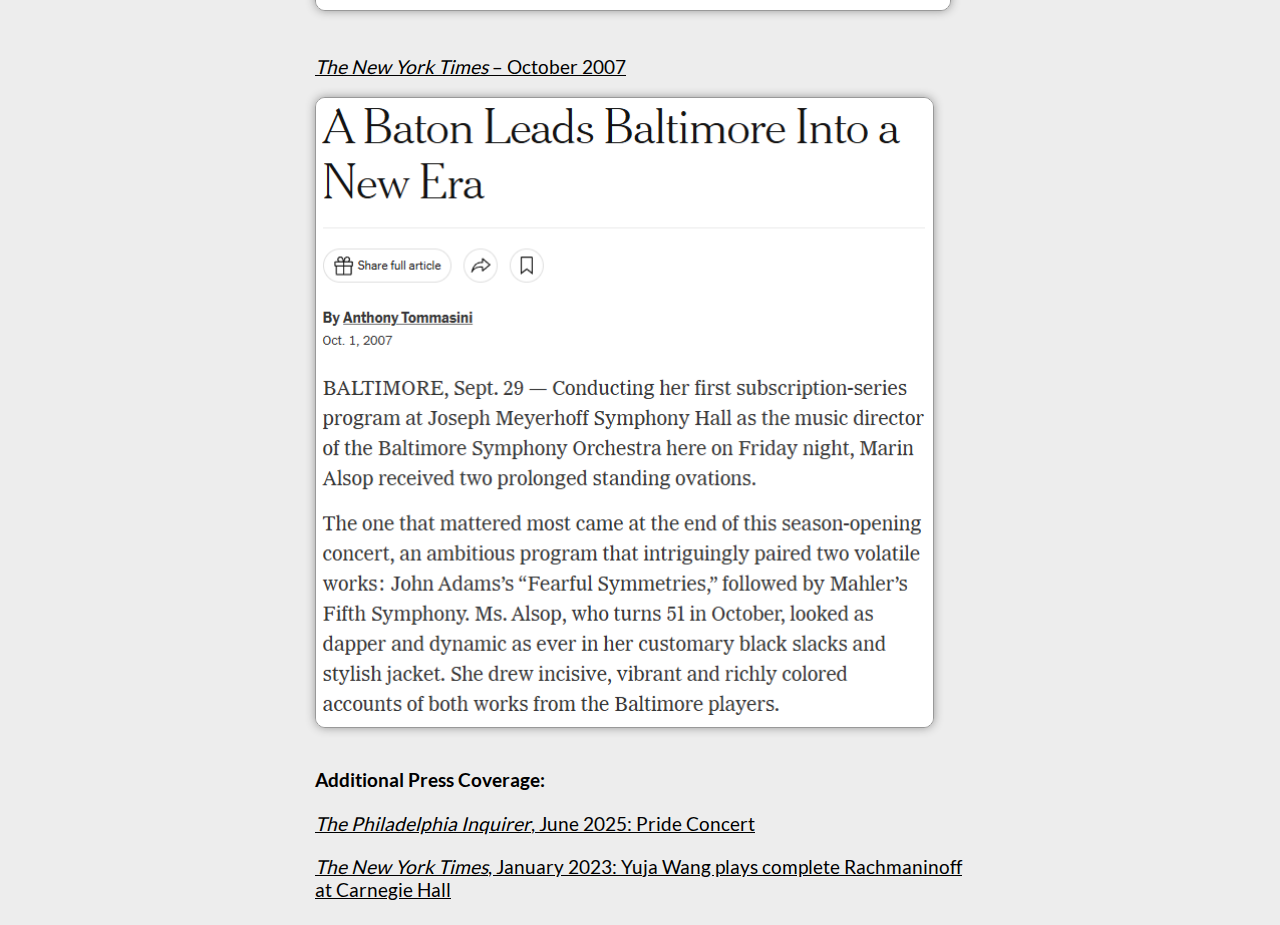
<file: press/index.html>
<!DOCTYPE html>

<head>
    <meta name="viewport" content="width=device-width, initial-scale=1.0">
    <title>Jeremy Rothman - Press</title>
    <link rel="stylesheet" href="../style.css">
</head>
<p></p>
<br><br><br><br><br><br><br>
<div class="title">
    <h1><a href="../index.html">JEREMY ROTHMAN</a></h1>
    <div class="subt">Performing Arts Executive</div>
    <hr style="max-width: 17.5cm">
    <div class="box">
        <div class="item"><a href="../">PROFILE</a></div>
        <div class="item">|</div>
        <div class="item"><a href="../media">MEDIA</a></div>
        <div class="item">|</div>
        <div class="item" style="text-shadow: 1px 1px 1px #bbb;"><a href="../press"><b>PRESS</b></a></div>
        <div class="item">|</div>
        <div class="item"><a href="../recordings">RECORDINGS</a></div>
        <div class="item">|</div>
        <div class="item"><a href="../commissions">COMMISSIONS</a></div>
        <div class="item">|</div>
        <div class="item"><a href="../partnerships">PARTNERSHIPS</a></div>
         <div class="item">|</div>
        <a href="https://www.linkedin.com/in/jeremy-rothman-021b9765" target="_blank"><img
                    src="../images/LinkedIn_logo_initials.png " style="vertical-align: -10px;" width="18px"></a>
        
    </div>
</div>

<body>
    <div class="text">
        <h2>PRESS HIGHLIGHTS</h2>
        <p>
            <a href="https://archive.ph/2025.06.11-130858/https://www.inquirer.com/arts/philadelphia-orchestra-tristan-isolde-opera-nina-stemme-20250611.html" target="_blank">
                <u><i>The Philadelphia Inquirer</i>, June 2025</u>
            </a>
        </p>
       <a href="https://archive.ph/2025.06.11-130858/https://www.inquirer.com/arts/philadelphia-orchestra-tristan-isolde-opera-nina-stemme-20250611.html" target="_blank"> <img src="../../images/Screenshot 2025-06-21 132653.png" width="100%" class="press"></a>

        <br><br>

        <p>
            <a href="https://www.nytimes.com/2021/10/07/arts/music/carnegie-reopening-classical-philadelphia-orchestra.html" target="_blank">
                <u><i>The New York Times</i>, October 2021</u>
            </a>
        </p>
        <a href="https://www.nytimes.com/2021/10/07/arts/music/carnegie-reopening-classical-philadelphia-orchestra.html" target="_blank"><img src="../images/Screenshot 2025-06-21 133217.png" width="100%" class="press"></a>

        <br><br>

        <p><a href="https://whyy.org/articles/philly-orchestras-west-side-story-performances-help-puerto-rican-relief-efforts/" target="_blank">
                <u><i>WHYY</i> – October 2017</u>
            </a>
        </p>
        <a href="https://whyy.org/articles/philly-orchestras-west-side-story-performances-help-puerto-rican-relief-efforts/" target="_blank"><img src="../images/Screenshot 2025-06-21 133036.png" width="100%" class="press"></a>
        
        <br><br>

        <p><a href="https://www.phillymag.com/2015/05/04/review-bernsteins-mass-with-the-philadelphia-orchestra-an-otherworldly-delight/" target="_blank">
                <u><i>Philly Mag</i> – May 2015</u>
            </a>
        </p>
        <a href="https://www.phillymag.com/2015/05/04/review-bernsteins-mass-with-the-philadelphia-orchestra-an-otherworldly-delight/" target="_blank"><img src="../images/Screenshot 2025-06-21 133126.png" width="100%" class="press"></a>

        <br><br>

        <p><a href="https://www.nytimes.com/2007/10/01/arts/music/01marin.html" target="_blank">
                <u><i>The New York Times</i> – October 2007</u>
            </a>
        </p>
        <a href="https://www.nytimes.com/2007/10/01/arts/music/01marin.html" target="_blank"><img src="../images/Screenshot 2025-06-21 133139.png" width="100%" class="press"></a>
        
        <br><br>

        <h3>Additional Press Coverage:</h3>
        <p><a href="https://www.inquirer.com/arts/philadelphia-orchestra-pride-concert-martha-graham-cracker-20250605.html?query=philadelphia%20orchestra" target="_blank">
                <u><i>The Philadelphia Inquirer</i>, June 2025: Pride Concert</u>
            </a>
        </p>
        
        <p><a href="https://www.nytimes.com/2023/01/29/arts/music/yuja-wang-rachmaninoff-carnegie-hall-review.html" target="_blank">
                <u><i>The New York Times</i>, January 2023: Yuja Wang plays complete Rachmaninoff at Carnegie Hall</u>
            </a>
        </p>
    </div>
</body>

</html>
</file>
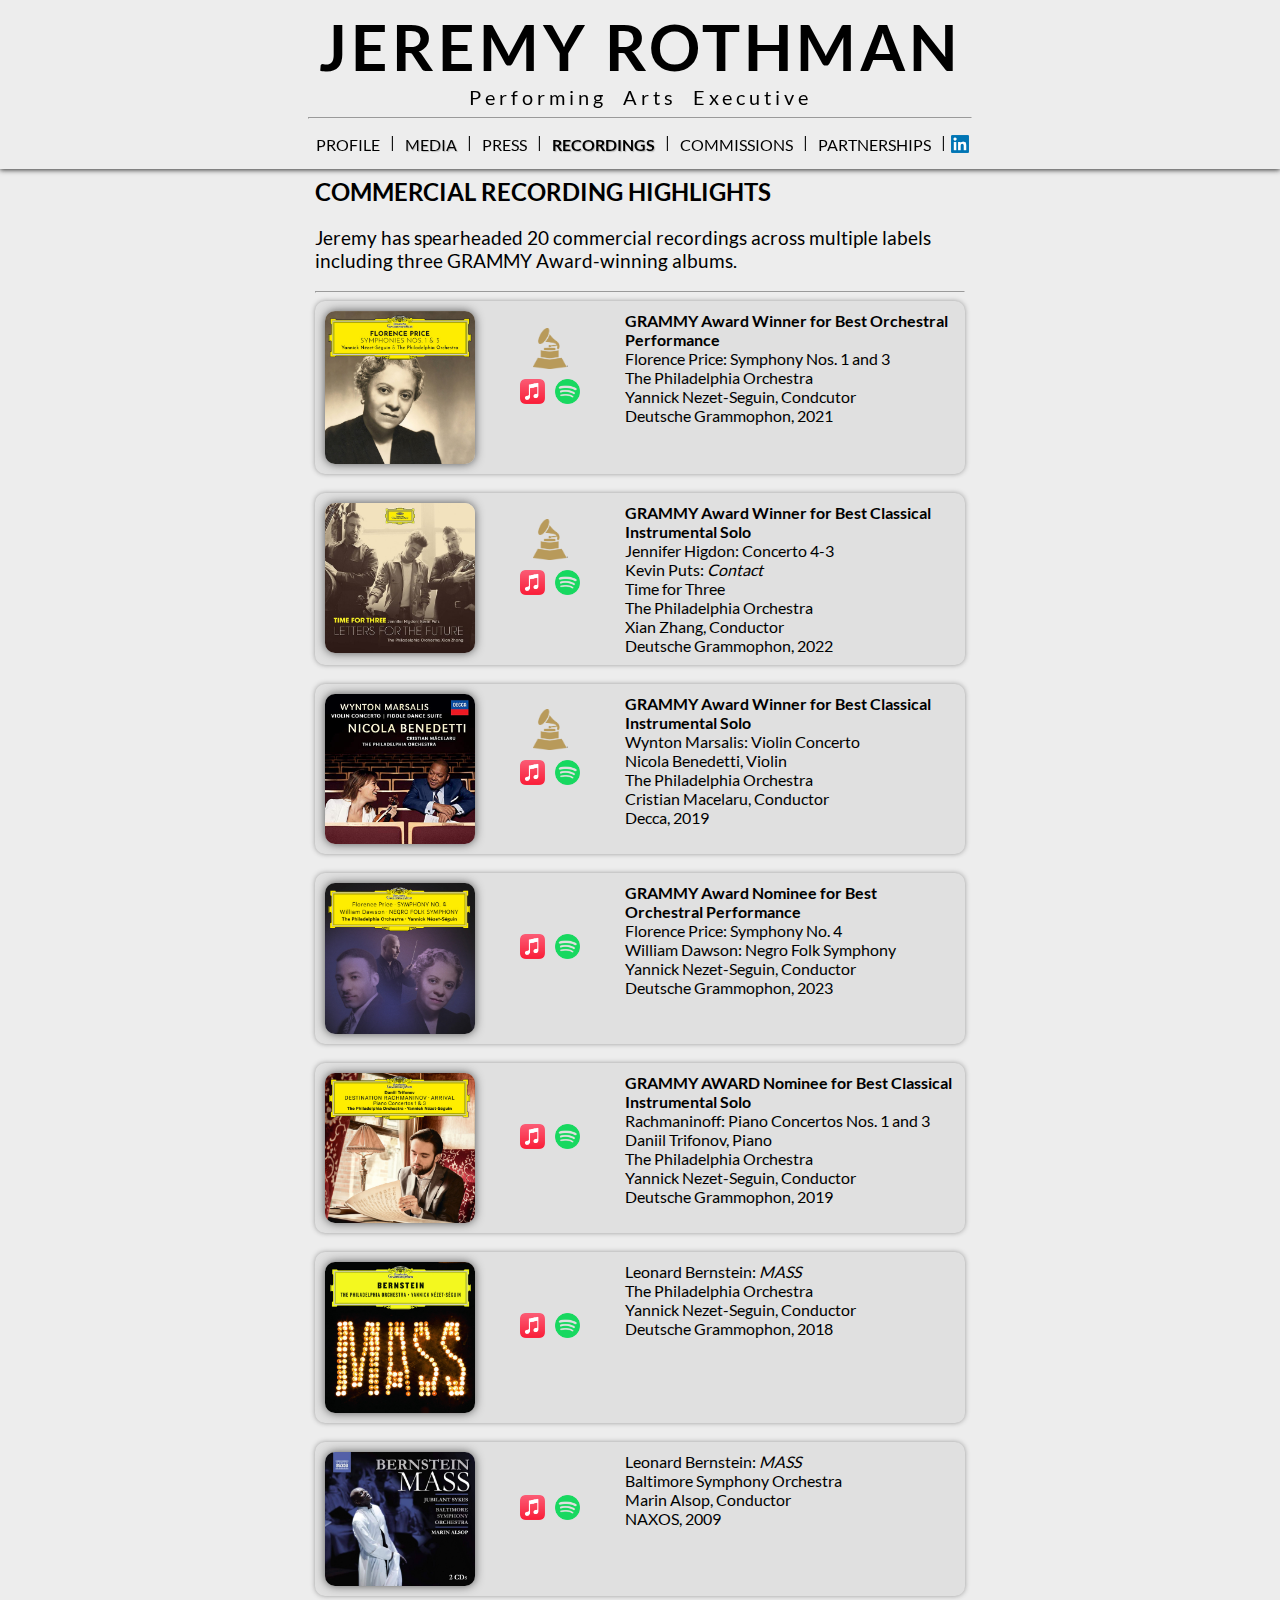
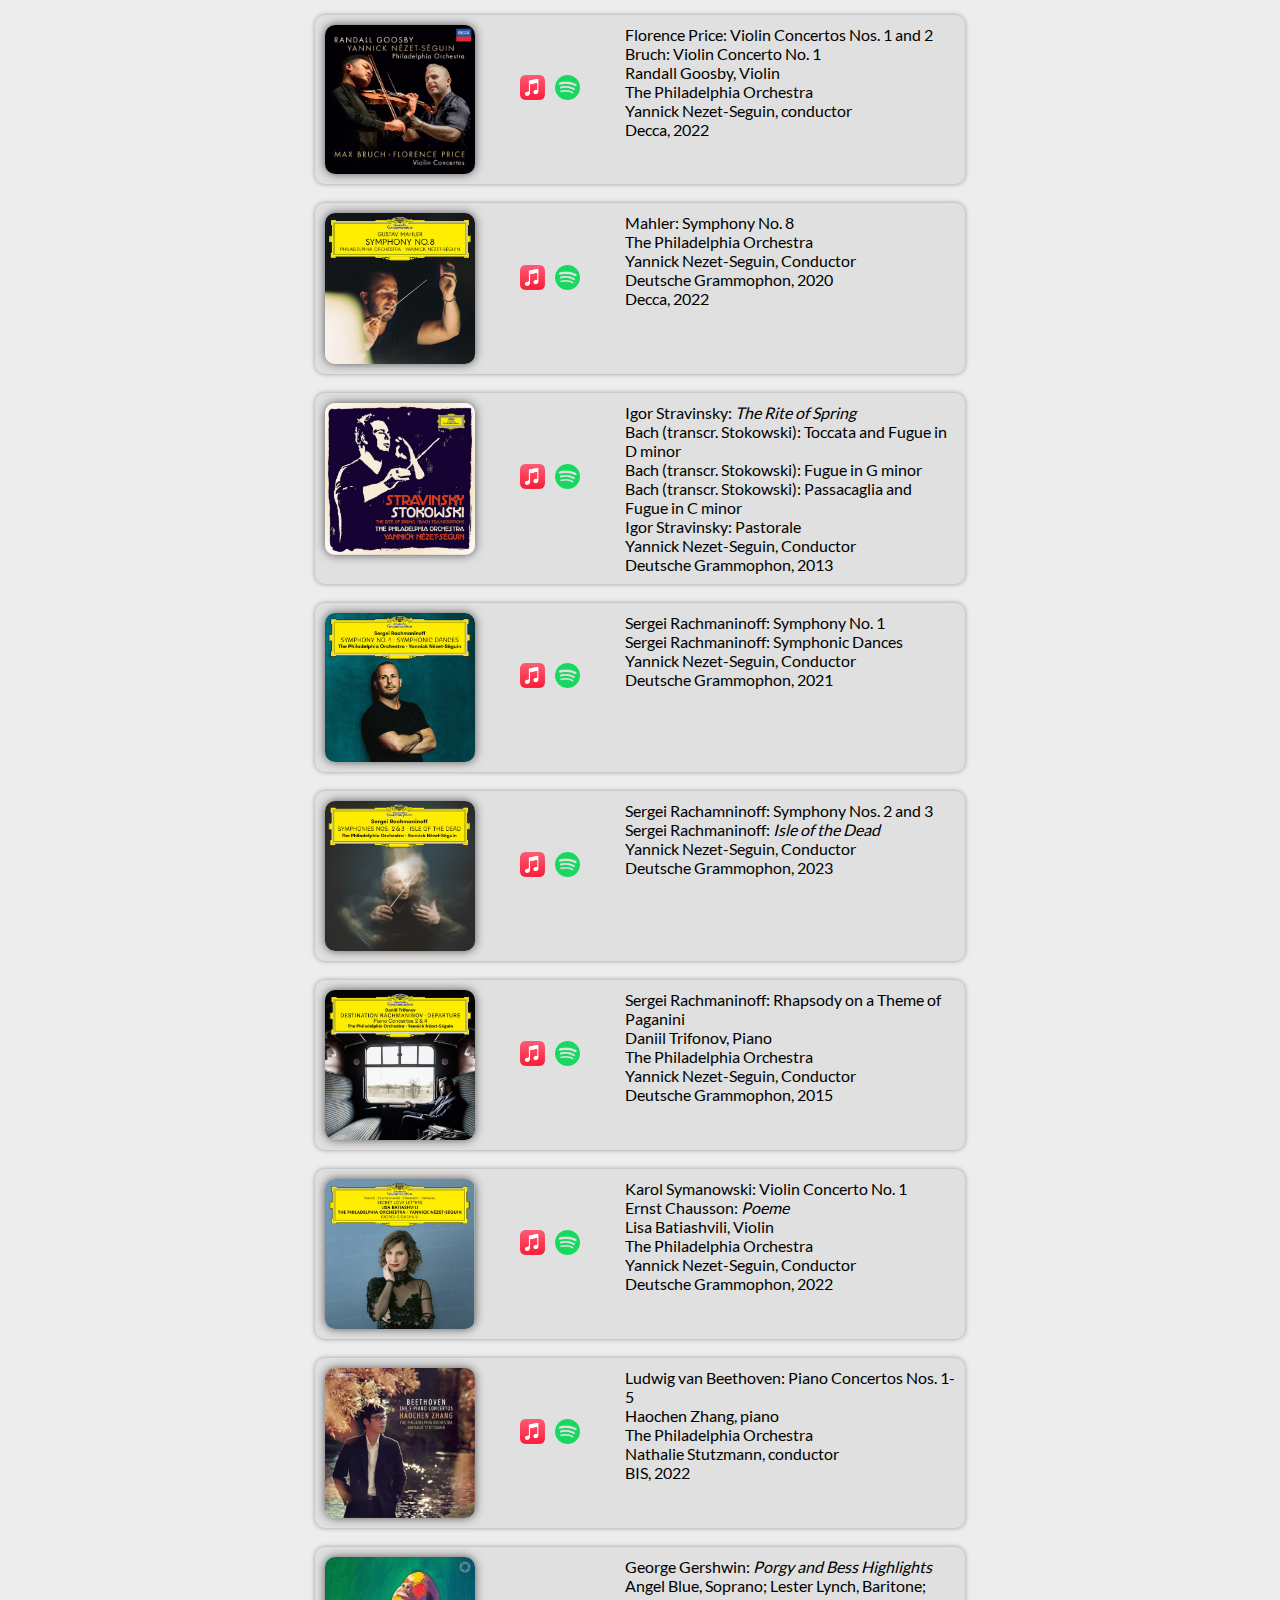
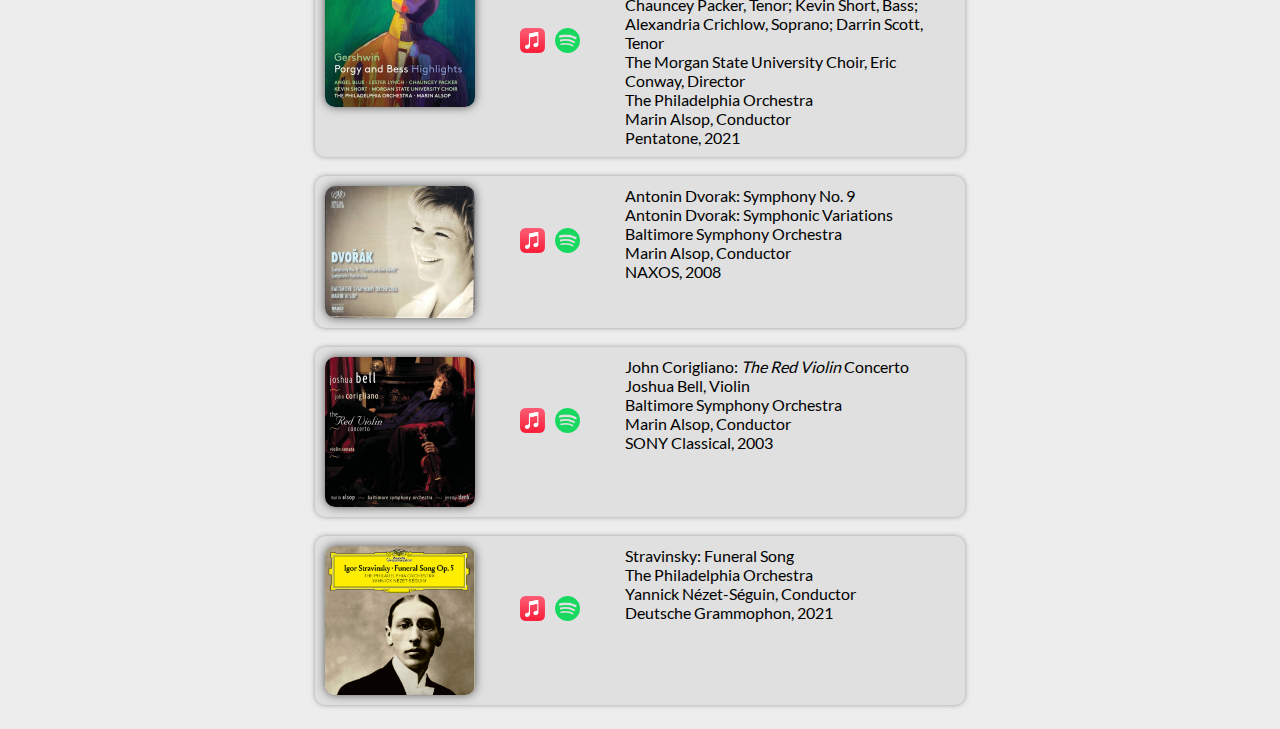
<file: recordings/index.html>
<!DOCTYPE html>

<head>
    <meta name="viewport" content="width=device-width, initial-scale=1.0">
    <title>Jeremy Rothman - Recordings</title>
    <link rel="stylesheet" href="../style.css">
</head>
<p></p>
<br><br><br><br><br><br><br>
<div class="title">
    <h1><a href="../index.html">JEREMY ROTHMAN</a></h1>
    <div class="subt">Performing Arts Executive</div>
    <hr style="max-width: 17.5cm">
    <div class="box">
        <div class="item"><a href="../">PROFILE</a></div>
        <div class="item">|</div>
        <div class="item" style="text-shadow: 1px 1px 1px #bbb;"><a href="../media">MEDIA</a></div>
        <div class="item">|</div>
        <div class="item"><a href="../press">PRESS</a></div>
        <div class="item">|</div>
        <div class="item" style="text-shadow: 1px 1px 1px #bbb;"><a href="../recordings"><b>RECORDINGS</b></a></div>
        <div class="item">|</div>
        <div class="item"><a href="../commissions">COMMISSIONS</a></div>
        <div class="item">|</div>
        <div class="item"><a href="../partnerships">PARTNERSHIPS</a></div>
         <div class="item">|</div>
        <a href="https://www.linkedin.com/in/jeremy-rothman-021b9765" target="_blank"><img
                    src="../images/LinkedIn_logo_initials.png " style="vertical-align: -10px;" width="18px"></a>
        
    </div>
</div>

<body>
  <div class="text">
    <h2>COMMERCIAL RECORDING HIGHLIGHTS</h2>
    <p>Jeremy has spearheaded 20 commercial recordings across multiple labels including three GRAMMY Award-winning
      albums.</p>
    <hr>
    <div class="box2">
      <img src="../images/florence-price.jpg" class="ac">
      <div class="box3">
        <img src="../images/Grammy-Logo.png" width=35px>
        <div class="box3">
          <a href="https://music.apple.com/us/album/florence-price-symphonies-nos-1-3/1584343055" target="_blank"><img src="../images/apple.png" width=25px></a>
          <a href="https://open.spotify.com/album/4XjLUGkC8E9BXFamKyDCgE?si=PDewj2uDRsqAyh6n8mu-wg" target="_blank"><img src="../images/spotify.png" width=25px></a>
        </div>
      </div>
      <div class="p">
        <b>GRAMMY Award Winner for Best Orchestral Performance</b><br>
        Florence Price: Symphony Nos. 1 and 3<br>
        The Philadelphia Orchestra <br>
        Yannick Nezet-Seguin, Condcutor<br>
        Deutsche Grammophon, 2021<br>

      </div>
    </div>

    <br>

    <div class="box2">
      <img src="../images/IMG_1596.JPG" class="ac">
      <div class="box3">
        <img src="../images/Grammy-Logo.png" width=35px>
        <div class="box3">
          <a href="https://music.apple.com/us/album/letters-for-the-future/1624676871" target="_blank"><img src="../images/apple.png" width=25px></a>
          <a href="https://open.spotify.com/album/0e1IEOlxZvKp8GTIGaG4PI?si=UdaIKMpSQxW-GBS2wlDntw" target="_blank"><img src="../images/spotify.png" width=25px></a>
        </div>
      </div>
      <div class="p">
        <b>GRAMMY Award Winner for Best Classical Instrumental Solo</b><br>
        Jennifer Higdon: Concerto 4-3<br>
        Kevin Puts: <i>Contact</i><br>
        Time for Three<br>
        The Philadelphia Orchestra<br>
        Xian Zhang, Conductor<br>
        Deutsche Grammophon, 2022<br>
      </div>
    </div>

    <br>

    <div class="box2">
      <img src="../images/IMG_1593.JPG" class="ac">
      <div class="box3">
        <img src="../images/Grammy-Logo.png" width=35px>
        <div class="box3">
          <a href="https://music.apple.com/us/album/marsalis-violin-concerto-fiddle-dance-suite/1462940166" target="_blank"><img src="../images/apple.png" width=25px></a>
          <a href="https://open.spotify.com/album/2BgiBM2oreifDQoGwLmL82?si=D8aTZh0xQEmOvYE_w8lpCQ" target="_blank"><img src="../images/spotify.png" width=25px></a>
        </div>
      </div>
      <div class="p">
        <b>GRAMMY Award Winner for Best Classical Instrumental Solo</b><br>
        Wynton Marsalis: Violin Concerto<br>
        Nicola Benedetti, Violin <br>
        The Philadelphia Orchestra<br>
        Cristian Macelaru, Conductor<br>
        Decca, 2019
      </div>
    </div>

    <br>

    <div class="box2">
      <img src="../images/IMG_1577.jpg" class="ac">
      <div class="box3">
        <a href="https://music.apple.com/us/album/florence-price-symphony-no-4-william-dawson-negro-folk/1700948867" target="_blank"><img src="../images/apple.png" width=25px></a>
        <a href="https://open.spotify.com/album/6MmJfpYC6QbEPLpiwqdaPd?si=P46ADO8pStCJJej3NuFYNA" target="_blank"><img src="../images/spotify.png" width=25px></a>
      </div>
      <div class="p">
        <b>GRAMMY Award Nominee for Best Orchestral Performance</b><br>
        Florence Price: Symphony No. 4<br>
        William Dawson: Negro Folk Symphony<br>
        Yannick Nezet-Seguin, Conductor<br>
        Deutsche Grammophon, 2023
      </div>
    </div>

    <br>

    <div class="box2">
      <img src="../images/IMG_1584.jpg" class="ac">
      <div class="box3">
        <a href="https://music.apple.com/us/album/destination-rachmaninov-arrival/1471110293" target="_blank"><img src="../images/apple.png" width=25px></a>
        <a href="https://open.spotify.com/album/1CjlWmQhGgkAKFiikkzEqL?si=IWavH6rDSeq5aHmP8us1Dg" target="_blank"><img src="../images/spotify.png" width=25px></a>
      </div>
      <div class="p">
        <b>GRAMMY AWARD Nominee for Best Classical Instrumental Solo</b><br>
        Rachmaninoff: Piano Concertos Nos. 1 and 3<br>
        Daniil Trifonov, Piano<br>
        The Philadelphia Orchestra<br>
        Yannick Nezet-Seguin, Conductor<br>
        Deutsche Grammophon, 2019
      </div>
    </div>

    <br>

    <div class="box2">
      <img src="../images/IMG_1586.jpg" class="ac">
      <div class="box3">
        <a href="https://music.apple.com/us/album/bernstein-mass-live/1452370171" target="_blank"><img src="../images/apple.png" width=25px></a>
        <a href="https://open.spotify.com/album/5KEgclLQSylZbJ7zaKwXl0?si=K6XZJcrASKW17K7XNbHrTQ" target="_blank"><img src="../images/spotify.png" width=25px></a>
      </div>
      <div class="p">
        Leonard Bernstein: <i>MASS</i><br>
        The Philadelphia Orchestra<br>
        Yannick Nezet-Seguin, Conductor<br>
        Deutsche Grammophon, 2018
      </div>
    </div>

    <br>

    <div class="box2">
      <img src="../images/IMG_1589.JPG" class="ac">
      <div class="box3">
        <a href="https://music.apple.com/us/album/bernstein-mass/324622801" target="_blank"><img src="../images/apple.png" width=25px></a>
        <a href="https://open.spotify.com/album/35Sq3RoJD9FHZL3ca0EPQn?si=Epm53Od0TkiXiV0BXFeL7A" target="_blank"><img src="../images/spotify.png" width=25px></a>
      </div>
      <div class="p">
        Leonard Bernstein: <i>MASS</i><br>
        Baltimore Symphony Orchestra<br>
        Marin Alsop, Conductor<br>
        NAXOS, 2009
      </div>
    </div>

    <br>

    <div class="box2">
      <img src="../images/cover.png" class="ac">
      <div class="box3">
        <a href="https://music.apple.com/us/album/bruch-violin-concerto-no-1-florence-price-violin-concertos/1680200722" target="_blank"><img src="../images/apple.png" width=25px></a>
        <a href="https://open.spotify.com/album/1YGvBNrEXuB4oiRT3oq1tf?si=9dukgypITfylzDfFrMgeuQ" target="_blank"><img src="../images/spotify.png" width=25px></a>
      </div>
      <div class="p">
        Florence Price: Violin Concertos Nos. 1 and 2<br>
        Bruch: Violin Concerto No. 1<br>
        Randall Goosby, Violin<br>
        The Philadelphia Orchestra<br>
        Yannick Nezet-Seguin, conductor<br>
        Decca, 2022
      </div>
    </div>

    <br>

    <div class="box2">
      <img src="../images/IMG_1583.jpg" class="ac">
      <div class="box3">
        <a href="https://music.apple.com/us/album/mahler-symphony-no-8-live/1489186966" target="_blank"><img src="../images/apple.png" width=25px></a>
        <a href="https://open.spotify.com/album/099Xpd4LtfsNpLRsFAwmgR?si=F18uDxNgSgqi6_N-5s9cqw" target="_blank"><img src="../images/spotify.png" width=25px></a>
      </div>
      <div class="p">
        Mahler: Symphony No. 8<br>
        The Philadelphia Orchestra<br>
        Yannick Nezet-Seguin, Conductor<br>
        Deutsche Grammophon, 2020<br>
        Decca, 2022
      </div>
    </div>

    <br>

    <div class="box2">
      <img src="../images/IMG_1588.jpg" class="ac">
      <div class="box3">
        <a href="https://music.apple.com/us/album/stravinsky-the-rite-of-spring-stokowski/1452677362" target="_blank"><img src="../images/apple.png" width=25px></a>
        <a href="https://open.spotify.com/album/3j6OLCfp4UxAqyLe0FYRQx?si=h3HrZG9ySh6iEiK6Ocb8sw" target="_blank"><img src="../images/spotify.png" width=25px></a>
      </div>
      <div class="p">
        Igor Stravinsky: <i>The Rite of Spring</i><br>
        Bach (transcr. Stokowski): Toccata and Fugue in D minor<br>
        Bach (transcr. Stokowski): Fugue in G minor<br>
        Bach (transcr. Stokowski): Passacaglia and Fugue in C minor<br>
        Igor Stravinsky: Pastorale<br>
        Yannick Nezet-Seguin, Conductor<br>
        Deutsche Grammophon, 2013
      </div>
    </div>

    <br>

    <div class="box2">
      <img src="../images/IMG_1582.jpg" class="ac">
      <div class="box3">
        <a href="https://music.apple.com/us/album/rachmaninoff-symphony-no-1-symphonic-dances/1540740779" target="_blank"><img src="../images/apple.png" width=25px></a>
        <a href="https://open.spotify.com/album/5BxAQVTzRjW93rb74LsxnA?si=_8X3MO7FSAqI0YqisWDiLA" target="_blank"><img src="../images/spotify.png" width=25px></a>
      </div>
      <div class="p">
        Sergei Rachmaninoff: Symphony No. 1<br>
        Sergei Rachmaninoff: Symphonic Dances<br>
        Yannick Nezet-Seguin, Conductor<br>
        Deutsche Grammophon, 2021
      </div>
    </div>

    <br>

    <div class="box2">
      <img src="../images/IMG_1578.jpg" class="ac">
      <div class="box3">
        <a href="https://music.apple.com/us/album/rachmaninoff-symphonies-nos-2-3-isle-of-the-dead/1687686083" target="_blank"><img src="../images/apple.png" width=25px></a>
        <a href="https://open.spotify.com/album/2kmcu9Pz6PfNN6BpXxcBKf?si=7hhlJwfXRpeuyfi4OmvcgQ" target="_blank"><img src="../images/spotify.png" width=25px></a>
      </div>
      <div class="p">
        Sergei Rachamninoff: Symphony Nos. 2 and 3<br>
        Sergei Rachmaninoff: <i>Isle of the Dead</i><br>
        Yannick Nezet-Seguin, Conductor<br>
        Deutsche Grammophon, 2023
      </div>
    </div>

    <br>

    <div class="box2">
      <img src="../images/IMG_1585.jpg" class="ac">
      <div class="box3">
        <a href="https://music.apple.com/us/album/destination-rachmaninov-departure/1425018119" target="_blank"><img src="../images/apple.png" width=25px></a>
        <a href="https://open.spotify.com/album/5MFK8xu5ZnoKezAQQ5UFE5?si=CUMO7-TNSoSsB8gO3Ur_zA" target="_blank"><img src="../images/spotify.png" width=25px></a>
      </div>
      <div class="p">
        Sergei Rachmaninoff: Rhapsody on a Theme of Paganini<br>
        Daniil Trifonov, Piano<br>
        The Philadelphia Orchestra<br>
        Yannick Nezet-Seguin, Conductor<br>
        Deutsche Grammophon, 2015
      </div>
    </div>

    <br>

    <div class="box2">
      <img src="../images/IMG_1580.jpg" class="ac">
      <div class="box3">
        <a href="https://music.apple.com/us/album/secret-love-letters/1627513869" target="_blank"><img src="../images/apple.png" width=25px></a>
        <a href="https://open.spotify.com/album/47TQ7C7vPiz2mKrpM8xpCD?si=bT4NKwoRQ5WzoPw8rOrBHQ" target="_blank"><img src="../images/spotify.png" width=25px></a>
      </div>
      <div class="p">
        Karol Symanowski: Violin Concerto No. 1<br>
        Ernst Chausson: <i>Poeme</i><br>
        Lisa Batiashvili, Violin<br>
        The Philadelphia Orchestra<br>
        Yannick Nezet-Seguin, Conductor<br>
        Deutsche Grammophon, 2022
      </div>
    </div>

    <br>

    <div class="box2">
      <img src="../images/IMG_1595.WEBP" class="ac">
      <div class="box3">
        <a href="https://music.apple.com/us/album/beethoven-the-5-piano-concertos/1725547641" target="_blank"><img src="../images/apple.png" width=25px></a>
        <a href="https://open.spotify.com/album/3L0nxz2U9MrMsdlwBEmqTL?si=s_ZWAfCmQASra9l5DKVJ4g" target="_blank"><img src="../images/spotify.png" width=25px></a>
      </div>
      <div class="p">
        Ludwig van Beethoven: Piano Concertos Nos. 1-5<br>
        Haochen Zhang, piano<br>
        The Philadelphia Orchestra<br>
        Nathalie Stutzmann, conductor<br>
        BIS, 2022
      </div>
    </div>

    <br>

    <div class="box2">
      <img src="../images/IMG_1594.JPG" class="ac">
      <div class="box3">
        <a href="https://music.apple.com/us/album/gershwin-porgy-bess-highlights/1729516241" target="_blank"><img src="../images/apple.png" width=25px></a>
        <a href="https://open.spotify.com/album/2sQMoMPuPaw2Qm2xeHyk7Q?si=A_LGeCMdSiOuF1K9_sFnCw" target="_blank"><img src="../images/spotify.png" width=25px></a>
      </div>
      <div class="p">
        George Gershwin: <i>Porgy and Bess Highlights</i><br>
        Angel Blue, Soprano; Lester Lynch, Baritone; Chauncey Packer, Tenor; Kevin Short, Bass; Alexandria Crichlow,
        Soprano; Darrin Scott, Tenor<br>
        The Morgan State University Choir, Eric Conway, Director<br>
        The Philadelphia Orchestra<br>
        Marin Alsop, Conductor<br>
        Pentatone, 2021
      </div>
    </div>

    <br>

    <div class="box2">
      <img src="../images/IMG_1597.JPG" class="ac">
      <div class="box3">
        <a href="https://music.apple.com/us/album/dvo%C5%99%C3%A1k-symphony-no-9-symphonic-variations-live/408002474" target="_blank"><img src="../images/apple.png" width=25px></a>
        <a href="https://open.spotify.com/album/1o2hw51giheOjNT6UFxpvK?si=72fBqP_xTaunIpZUxlTIlw" target="_blank"><img src="../images/spotify.png" width=25px></a>
      </div>
      <div class="p">
        Antonin Dvorak: Symphony No. 9<br>
        Antonin Dvorak: Symphonic Variations<br>
        Baltimore Symphony Orchestra<br>
        Marin Alsop, Conductor<br>
        NAXOS, 2008
      </div>
    </div>

    <br>

    <div class="box2">
      <img src="../images/IMG_1592.JPG" class="ac">
      <div class="box3">
        <a href="https://music.apple.com/us/album/corigliano-the-red-violin-concerto/262675099" target="_blank"><img src="../images/apple.png" width=25px></a>
        <a href="https://open.spotify.com/album/3sSN9lDyN5rxoumS9NqXVz?si=l0WZUIOwTT6CrGz_ZZOzrg" target="_blank"><img src="../images/spotify.png" width=25px></a>
      </div>
      <div class="p">
        John Corigliano: <i>The Red Violin</i> Concerto<br>
        Joshua Bell, Violin<br>
        Baltimore Symphony Orchestra<br>
        Marin Alsop, Conductor<br>
        SONY Classical, 2003
      </div>
    </div>

    <br>

    <div class="box2">
      <img src="../images/IMG_1581.jpg" class="ac">
      <div class="box3">
        <a href="https://music.apple.com/us/album/stravinsky-funeral-song-op-5-ep/1559196574" target="_blank"><img src="../images/apple.png" width=25px></a>
        <a href="https://open.spotify.com/track/3p5Do0tq0d3E3e4jgc9BAK?si=b6f363e4bb434503" target="_blank"><img src="../images/spotify.png" width=25px></a>
      </div>
      <div class="p">
        Stravinsky: Funeral Song<br>
        The Philadelphia Orchestra<br>
        Yannick Nézet-Séguin, Conductor<br>
        Deutsche Grammophon, 2021
      </div>
    </div>

    <br>

  </div>
</body>

</html>
</file>
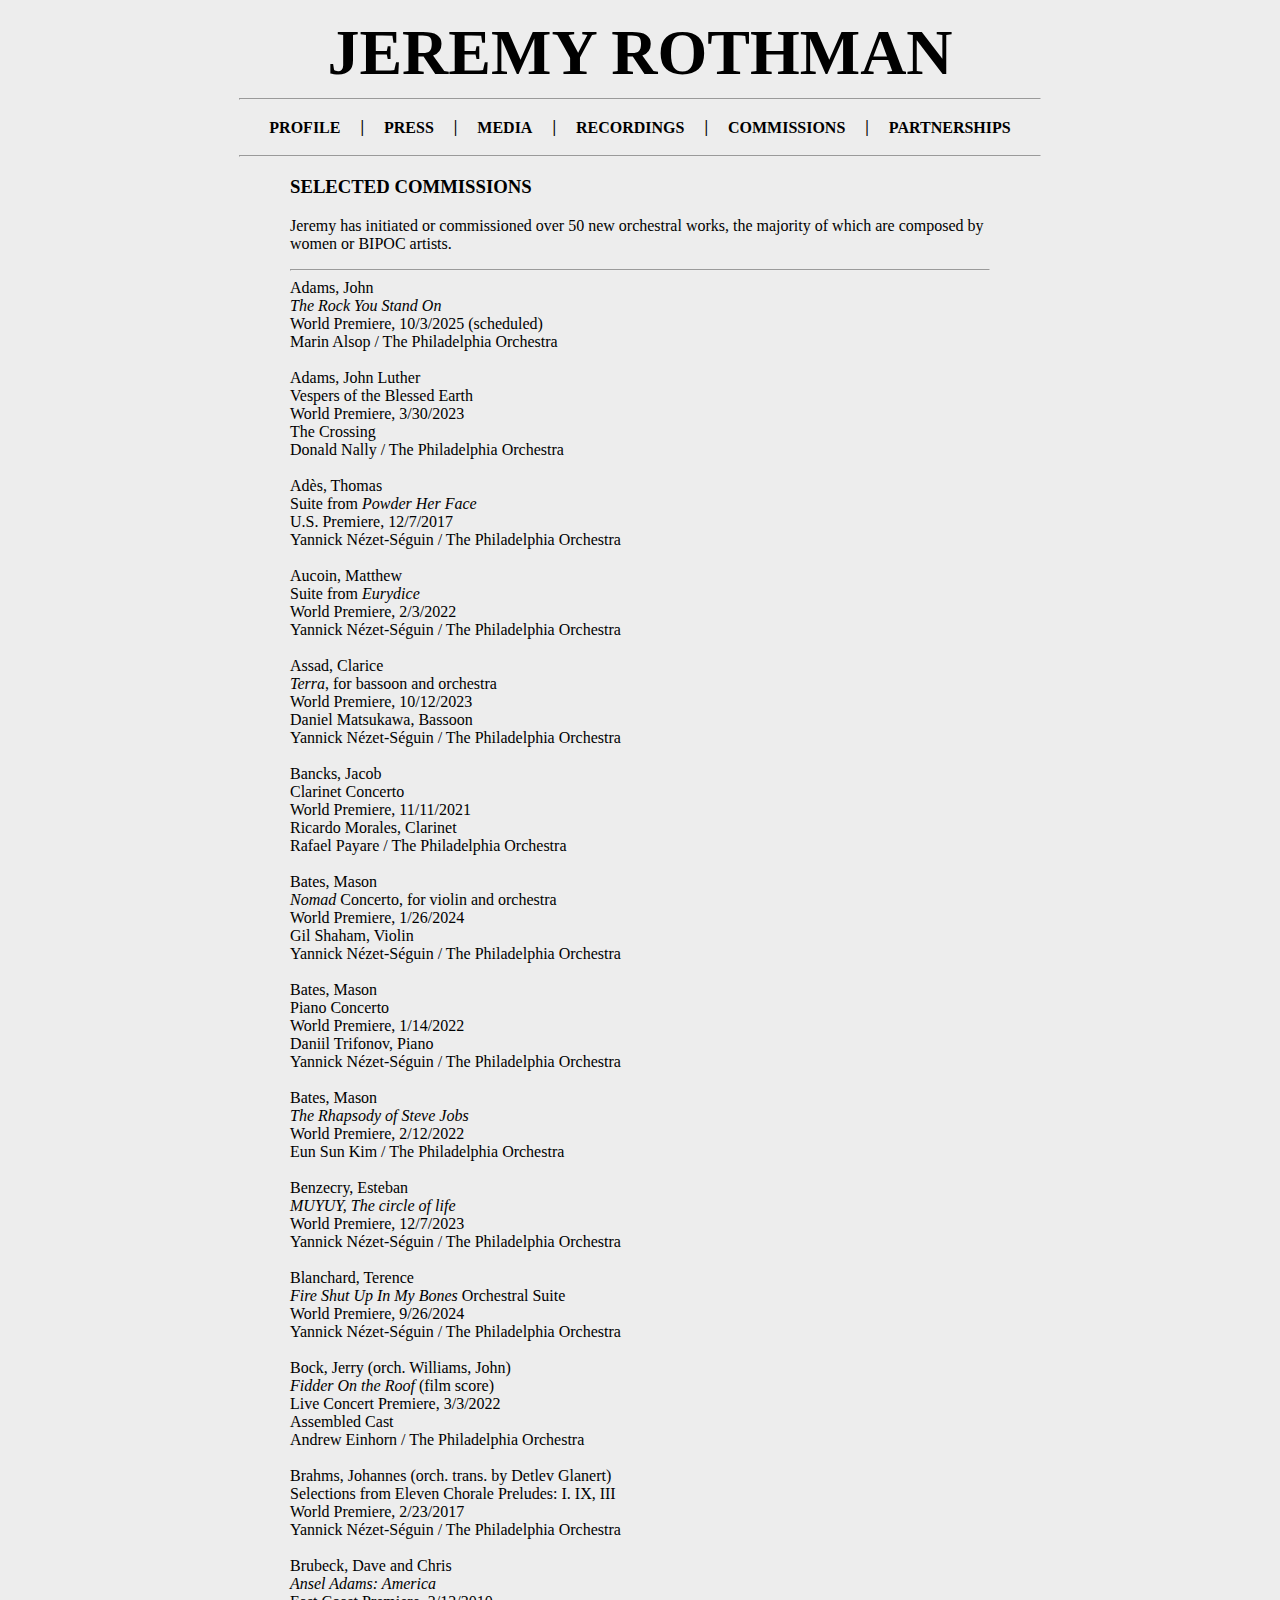
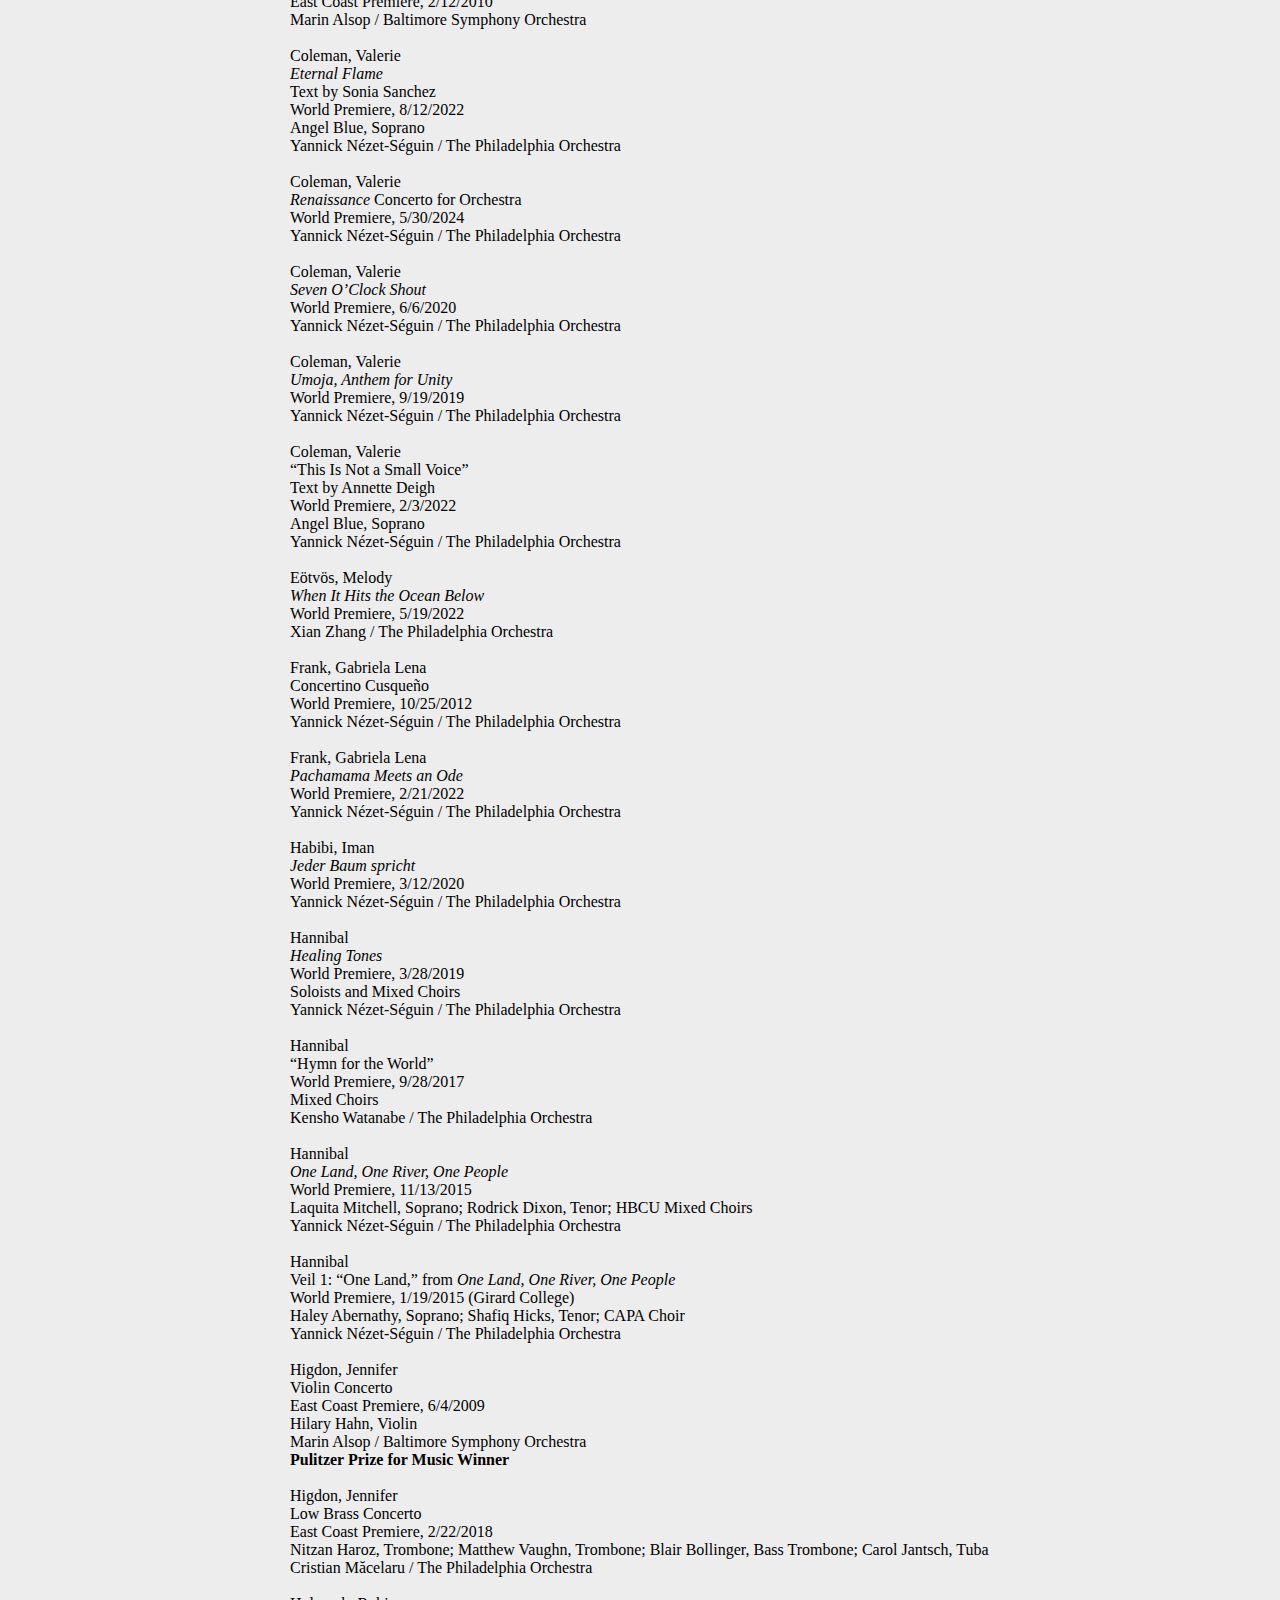
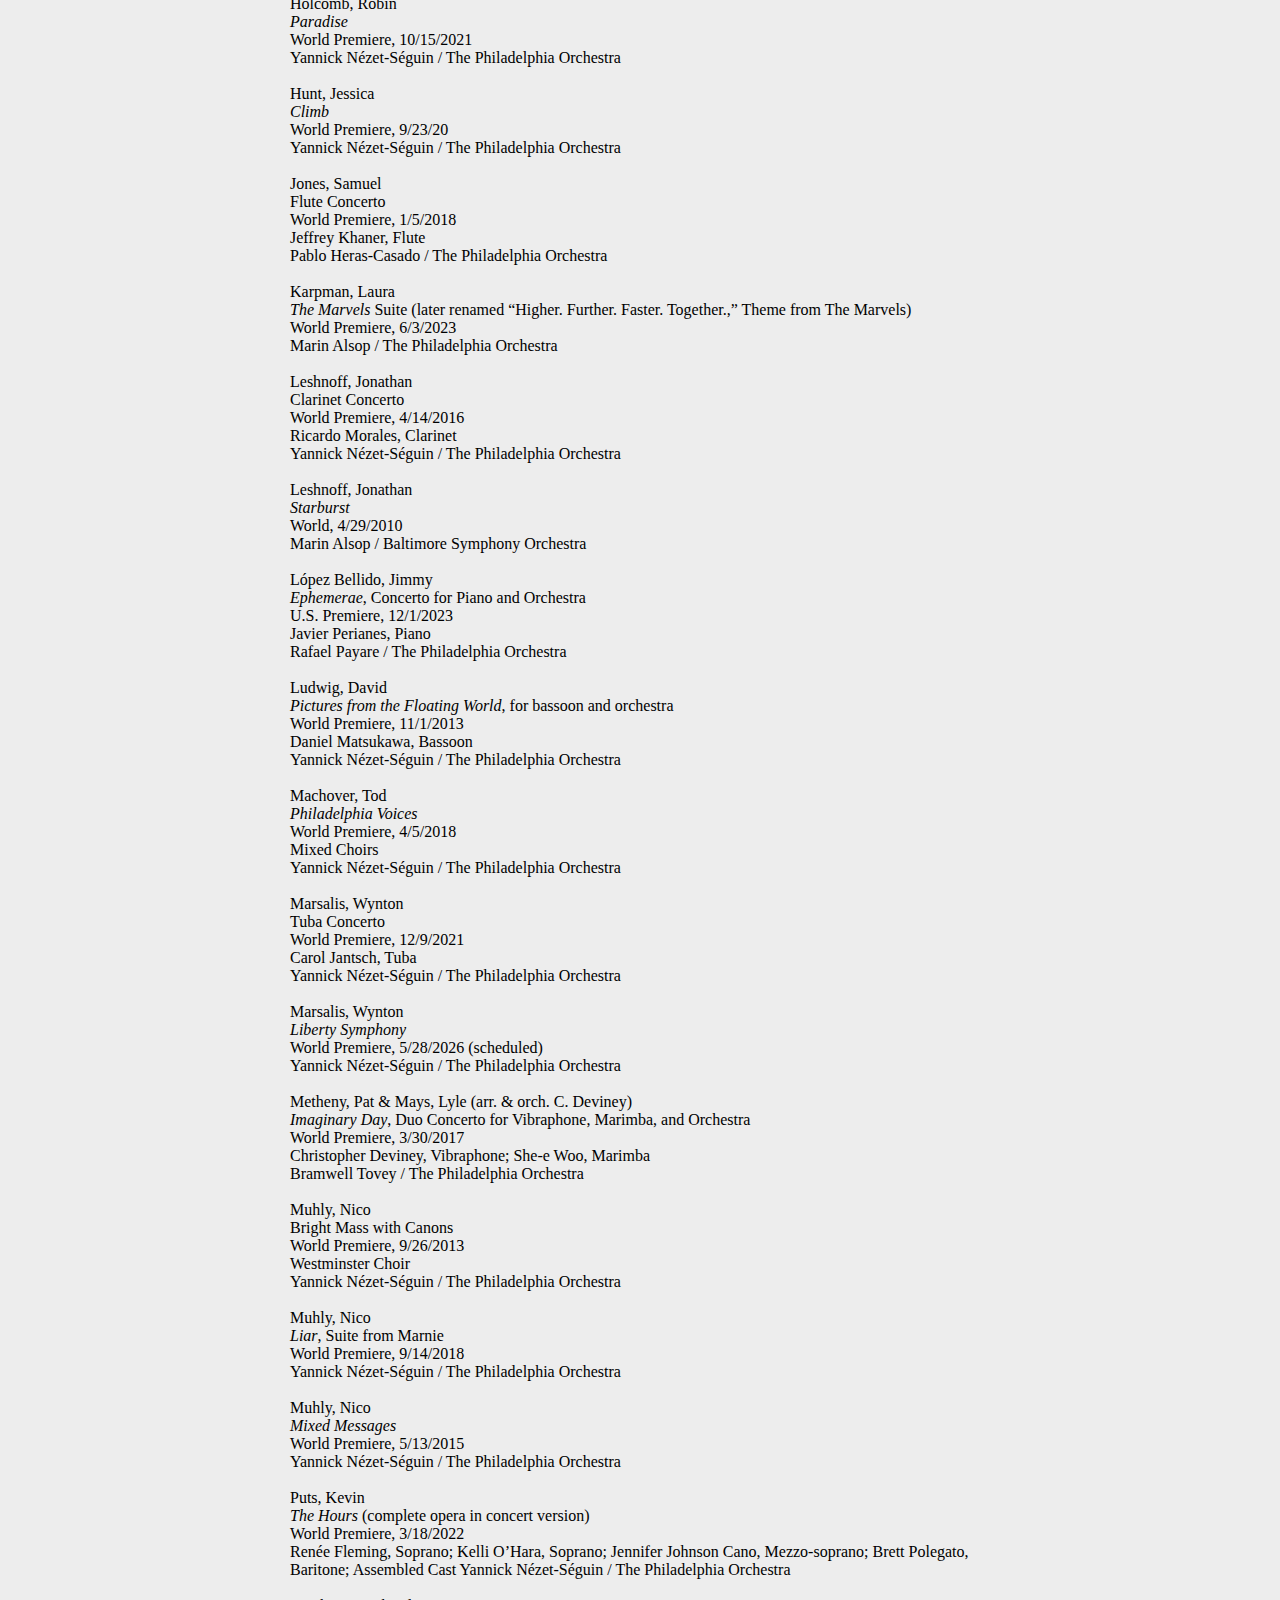
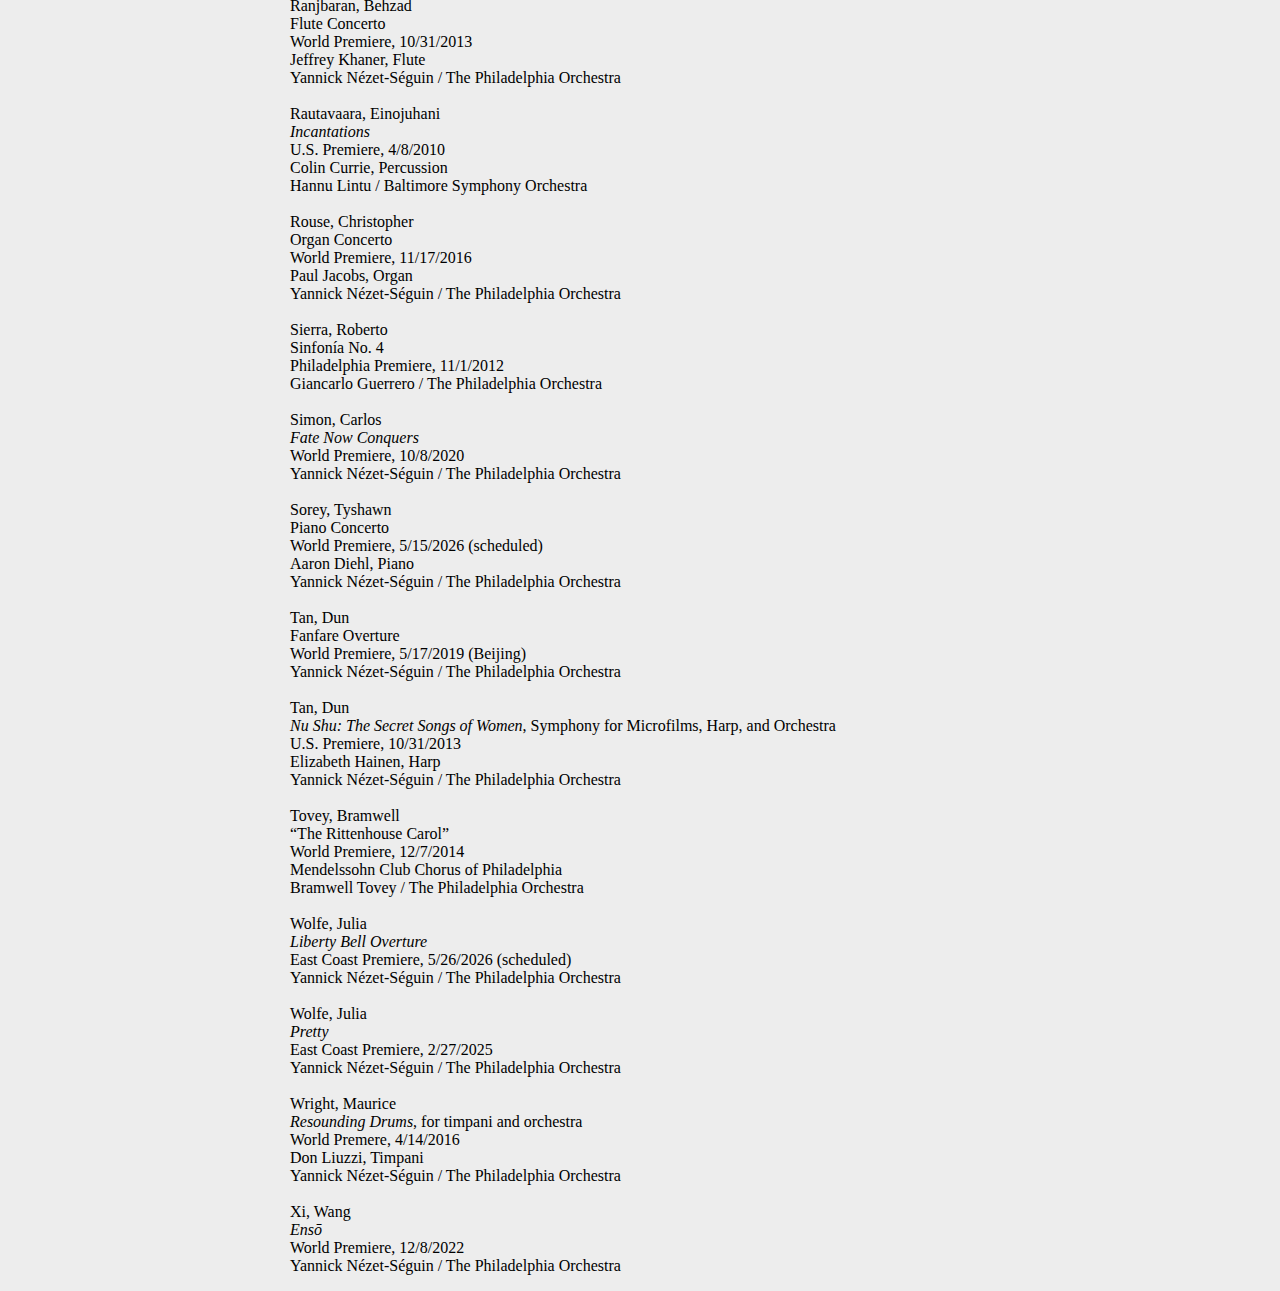
<file: commissions.html>
<!DOCTYPE html>
<p></p>
<h1 style = "text-align: center; margin:0px; font-family: 'Trebuchet MS'; font-size: 400%">JEREMY ROTHMAN</h1>
<hr style="max-width: 800px">
<style>
    table {
      border-collapse: collapse;
      text-align: left;
      vertical-align: top;
    }
    th, td {
      padding: 10px;
      vertical-align: top;
      text-align: left;
    }
    a:link, a:visited {
        color: black;
        vertical-align: middle;
        text-decoration: none;
        display: inline-block;
    }
    a:hover{
        color: gray;
    }
</style>
<table style="margin: auto;">
    <th><a href="index.html">PROFILE</a></th>
    <th>|</th>
    <th><a href="press.html">PRESS</a></th>
    <th>|</th>
    <th><a href="media.html">MEDIA</a></th>
    <th>|</th>
    <th><a href="recordings.html">RECORDINGS</a></th>
    <th>|</th>
    <th><a href="commissions.html">COMMISSIONS</a></th>
    <th>|</th>
    <th><a href="partnerships.html">PARTNERSHIPS</a></th>
</table>
<hr style="max-width: 800px">
<body style = "max-width: 900px; margin: 0 auto; font-family: 'Trebuchet MS'; background-color: #ededed;">
  <div style = "margin-left: 100px; margin-right: 100px">
    <h3>SELECTED COMMISSIONS</h3>
    <p>Jeremy has initiated or commissioned over 50 new orchestral works, the majority of which are composed by women or BIPOC artists.</p>
    <hr>


Adams, John<br>
<i>The Rock You Stand On</i><br>
World Premiere, 10/3/2025 (scheduled) <br>
Marin Alsop / The Philadelphia Orchestra <br>

<br>
Adams, John Luther	<br>
Vespers of the Blessed Earth	<br>
World Premiere, 3/30/2023		<br>
The Crossing <br>
Donald Nally / The Philadelphia Orchestra<br>

<br>
Adès, Thomas	<br>
Suite from <i>Powder Her Face</i>	<br>
U.S. Premiere, 12/7/2017<br>
Yannick Nézet-Séguin / The Philadelphia Orchestra<br>

<br>
Aucoin, Matthew	<br>
Suite from <i>Eurydice</i>	<br>
World Premiere, 2/3/2022	<br>
Yannick Nézet-Séguin / The Philadelphia Orchestra<br>

<br>
Assad, Clarice	<br>
<i>Terra</i>, for bassoon and orchestra	<br>
World Premiere, 10/12/2023	<br>
Daniel Matsukawa, Bassoon <br>
Yannick Nézet-Séguin / The Philadelphia Orchestra<br>

<br>
Bancks, Jacob	<br>
Clarinet Concerto	<br>
World Premiere, 11/11/2021	<br>
Ricardo Morales, Clarinet<br>
Rafael Payare / The Philadelphia Orchestra<br>

<br>
Bates, Mason<br>	
<i>Nomad</i> Concerto, for violin and orchestra<br>	
World Premiere, 1/26/2024<br>	
Gil Shaham, Violin<br> 
Yannick Nézet-Séguin / The Philadelphia Orchestra<br>

<br>
Bates, Mason	<br>
Piano Concerto	<br>
World Premiere, 1/14/2022	<br>
Daniil Trifonov, Piano<br>
Yannick Nézet-Séguin / The Philadelphia Orchestra<br>

<br>
Bates, Mason	<br>
<i>The Rhapsody of Steve Jobs</i><br>
World Premiere, 2/12/2022	<br>
Eun Sun Kim / The Philadelphia Orchestra<br>

<br>
Benzecry, Esteban<br>	
<i>MUYUY, The circle of life</i><br>	
World Premiere, 12/7/2023	<br>
Yannick Nézet-Séguin / The Philadelphia Orchestra<br>

<br>
Blanchard, Terence<br>
<i>Fire Shut Up In My Bones</i> Orchestral Suite<br>
World Premiere, 9/26/2024<br>
Yannick Nézet-Séguin / The Philadelphia Orchestra<br>

<br>
Bock, Jerry (orch. Williams, John)<br>
<i>Fidder On the Roof</i> (film score)<br>
Live Concert Premiere, 3/3/2022<br>
Assembled Cast<br>
Andrew Einhorn / The Philadelphia Orchestra<br>

<br>
Brahms, Johannes (orch. trans. by Detlev Glanert)<br>
Selections from Eleven Chorale Preludes: I. IX, III	<br>
World Premiere, 2/23/2017	<br>
Yannick Nézet-Séguin / The Philadelphia Orchestra<br>

<br>
Brubeck, Dave and Chris<br>
<i>Ansel Adams: America</i><br>
East Coast Premiere, 2/12/2010<br>
Marin Alsop / Baltimore Symphony Orchestra<br>
 
<br>
Coleman, Valerie	<br>
<i>Eternal Flame</i><br>
Text by Sonia Sanchez<br>
World Premiere, 8/12/2022	<br>
Angel Blue, Soprano<br>
Yannick Nézet-Séguin / The Philadelphia Orchestra<br>
 
<br>
Coleman, Valerie<br>
<i>Renaissance</i> Concerto for Orchestra<br>
World Premiere, 5/30/2024<br>
Yannick Nézet-Séguin / The Philadelphia Orchestra<br>
  
<br>
Coleman, Valerie	<br>
<i>Seven O’Clock Shout</i>	<br>
World Premiere, 6/6/2020	<br>
Yannick Nézet-Séguin / The Philadelphia Orchestra<br>

      <br>
Coleman, Valerie	<br>
<i>Umoja, Anthem for Unity</i>	<br>
World Premiere, 9/19/2019	<br>
Yannick Nézet-Séguin / The Philadelphia Orchestra<br>

<br>
Coleman, Valerie	<br>
“This Is Not a Small Voice”	<br>
Text by Annette Deigh <br>
World Premiere, 2/3/2022	<br>
Angel Blue, Soprano<br>
Yannick Nézet-Séguin / The Philadelphia Orchestra<br>

<br>
Eötvös, Melody	<br>
<i>When It Hits the Ocean Below</i><br>
World Premiere, 5/19/2022	<br>
Xian Zhang / The Philadelphia Orchestra<br>

<br>
Frank, Gabriela Lena<br>
Concertino Cusqueño<br>
World Premiere, 10/25/2012 		<br>
Yannick Nézet-Séguin / The Philadelphia Orchestra<br>

      <br>
Frank, Gabriela Lena	<br>
<i>Pachamama Meets an Ode</i><br>
World Premiere, 2/21/2022	<br>
Yannick Nézet-Séguin / The Philadelphia Orchestra<br>

<br>
Habibi, Iman	<br>
<i>Jeder Baum spricht</i>	<br>
World Premiere, 3/12/2020	<br>
Yannick Nézet-Séguin / The Philadelphia Orchestra<br>

<br>
Hannibal	<br>
<i>Healing Tones</i>	<br>
World Premiere, 3/28/2019	<br>
Soloists and Mixed Choirs<br>
Yannick Nézet-Séguin / The Philadelphia Orchestra<br>
<br>
Hannibal	<br>
“Hymn for the World”	<br>
World Premiere, 9/28/2017	<br>
Mixed Choirs <br>
Kensho Watanabe / The Philadelphia Orchestra<br>


<br>
Hannibal	<br>
<i>One Land, One River, One People</i>	<br>
World Premiere, 11/13/2015	<br>
Laquita Mitchell, Soprano; Rodrick Dixon, Tenor; HBCU Mixed Choirs<br>
Yannick Nézet-Séguin / The Philadelphia Orchestra<br>

<br>
Hannibal	<br>
Veil 1: “One Land,” from <i>One Land, One River, One People</i>	<br>
World Premiere, 1/19/2015 (Girard College)	<br>
Haley Abernathy, Soprano; Shafiq Hicks, Tenor; CAPA Choir<br>
Yannick Nézet-Séguin / The Philadelphia Orchestra<br>

<br>
Higdon, Jennifer<br>
Violin Concerto<br>
East Coast Premiere, 6/4/2009<br>
Hilary Hahn, Violin<br>
Marin Alsop / Baltimore Symphony Orchestra<br>
<b>Pulitzer Prize for Music Winner</b><br>

<br>
Higdon, Jennifer	<br>
Low Brass Concerto<br>
East Coast Premiere, 2/22/2018	<br>
Nitzan Haroz, Trombone; Matthew Vaughn, Trombone; Blair Bollinger, Bass Trombone; Carol Jantsch, Tuba
Cristian Măcelaru / The Philadelphia Orchestra<br>

<br>
Holcomb, Robin	<br>
<i>Paradise</i>	<br>
World Premiere, 10/15/2021	<br>
Yannick Nézet-Séguin / The Philadelphia Orchestra<br>
<br>
Hunt, Jessica<br>
<i>Climb</i><br>
World Premiere, 9/23/20<br>
Yannick Nézet-Séguin / The Philadelphia Orchestra<br>

<br>
Jones, Samuel	<br>
Flute Concerto<br>
World Premiere, 1/5/2018	<br>
Jeffrey Khaner, Flute<br>
Pablo Heras-Casado / The Philadelphia Orchestra<br>

<br>
Karpman, Laura	<br>
<i>The Marvels</i> Suite (later renamed “Higher. Further. Faster. Together.,” Theme from The Marvels) 	<br>
World Premiere, 6/3/2023	<br>
Marin Alsop / The Philadelphia Orchestra<br>

<br>
Leshnoff, Jonathan	<br>
Clarinet Concerto<br>
World Premiere, 4/14/2016	<br>
Ricardo Morales, Clarinet<br>
Yannick Nézet-Séguin / The Philadelphia Orchestra<br>
<br>
Leshnoff, Jonathan<br>
<i>Starburst</i><br>
World, 4/29/2010<br>
Marin Alsop / Baltimore Symphony Orchestra<br>

<br>
López Bellido, Jimmy	<br>
<i>Ephemerae</i>, Concerto for Piano and Orchestra	<br>
U.S. Premiere, 12/1/2023	<br>
Javier Perianes, Piano <br>
Rafael Payare / The Philadelphia Orchestra<br>

<br>
Ludwig, David 	<br>
<i>Pictures from the Floating World</i>, for bassoon and orchestra	<br>
World Premiere, 11/1/2013 	<br>
Daniel Matsukawa, Bassoon	<br>
Yannick Nézet-Séguin / The Philadelphia Orchestra<br>

<br>
Machover, Tod	<br>
<i>Philadelphia Voices</i>	<br>
World Premiere, 4/5/2018	<br>
Mixed Choirs<br>
Yannick Nézet-Séguin / The Philadelphia Orchestra<br>

<br>
Marsalis, Wynton	<br>
Tuba Concerto	<br>
World Premiere, 12/9/2021		<br>
Carol Jantsch, Tuba <br>
Yannick Nézet-Séguin / The Philadelphia Orchestra<br>

<br>
Marsalis, Wynton<br>
<i>Liberty Symphony</i> <br>
    World Premiere, 5/28/2026 (scheduled)<br>
    Yannick Nézet-Séguin / The Philadelphia Orchestra<br>
    
<br>
Metheny, Pat & Mays, Lyle (arr. & orch. C. Deviney) <br>
<i>Imaginary Day</i>, Duo Concerto for Vibraphone, Marimba, and Orchestra 	<br>
World Premiere, 3/30/2017	<br>
Christopher Deviney, Vibraphone; She-e Woo, Marimba<br>
Bramwell Tovey / The Philadelphia Orchestra<br>

<br>
Muhly, Nico 	<br>
Bright Mass with Canons	<br>
World Premiere, 9/26/2013 	<br>
Westminster Choir	<br>
Yannick Nézet-Séguin / The Philadelphia Orchestra<br>

<br>
Muhly, Nico	<br>
<i>Liar</i>, Suite from Marnie<br>
World Premiere, 9/14/2018	<br>
Yannick Nézet-Séguin / The Philadelphia Orchestra<br>

<br>
Muhly, Nico	<br>
<i>Mixed Messages</i>	<br>
World Premiere, 5/13/2015	<br>
Yannick Nézet-Séguin / The Philadelphia Orchestra<br>

<br>
Puts, Kevin	<br>
<i>The Hours</i> (complete opera in concert version)	<br>
World Premiere, 3/18/2022	<br>
Renée Fleming, Soprano; Kelli O’Hara, Soprano; Jennifer Johnson Cano, Mezzo-soprano; Brett Polegato, Baritone; Assembled Cast
Yannick Nézet-Séguin / The Philadelphia Orchestra<br>

<br>
Ranjbaran, Behzad 	<br>
Flute Concerto	<br>
World Premiere, 10/31/2013 	<br>
Jeffrey Khaner, Flute 	<br>
Yannick Nézet-Séguin / The Philadelphia Orchestra<br>

<br>
Rautavaara, Einojuhani<br>
<i>Incantations</i><br>
U.S. Premiere, 4/8/2010<br>
Colin Currie, Percussion<br>
Hannu Lintu / Baltimore Symphony Orchestra<br>

<br>
Rouse, Christopher	<br>
Organ Concerto	<br>
World Premiere, 11/17/2016	<br>
Paul Jacobs, Organ<br>
Yannick Nézet-Séguin / The Philadelphia Orchestra<br>

<br>
Sierra, Roberto 	<br>
Sinfonía No. 4	<br>
Philadelphia Premiere, 11/1/2012 	<br>
Giancarlo Guerrero / The Philadelphia Orchestra <br>
<br>
Simon, Carlos	<br>
<i>Fate Now Conquers</i>	<br>
World Premiere, 10/8/2020	<br>
Yannick Nézet-Séguin / The Philadelphia Orchestra<br>

    <br>
    Sorey, Tyshawn<br>
    Piano Concerto<br>
    World Premiere, 5/15/2026 (scheduled)<br>
    Aaron Diehl, Piano<br>
    Yannick Nézet-Séguin / The Philadelphia Orchestra<br>
    
<br>
Tan, Dun	<br>
Fanfare Overture	<br>
World Premiere, 5/17/2019 (Beijing)<br>
Yannick Nézet-Séguin / The Philadelphia Orchestra <br>

<br>
Tan, Dun 	<br>
<i>Nu Shu: The Secret Songs of Women</i>, Symphony for Microfilms, Harp, and Orchestra	<br>
U.S. Premiere, 10/31/2013 	<br>
Elizabeth Hainen, Harp	<br>
Yannick Nézet-Séguin / The Philadelphia Orchestra<br>
<br>

Tovey, Bramwell	<br>
“The Rittenhouse Carol”	<br>
World Premiere, 12/7/2014	<br>
Mendelssohn Club Chorus of Philadelphia<br>
Bramwell Tovey / The Philadelphia Orchestra<br>

<br>
Wolfe, Julia<br>
<i>Liberty Bell Overture</i><br>
East Coast Premiere, 5/26/2026 (scheduled)<br>
Yannick Nézet-Séguin / The Philadelphia Orchestra<br>
    
    <br>
Wolfe, Julia<br>
<i>Pretty</i><br>
East Coast Premiere, 2/27/2025<br>
Yannick Nézet-Séguin / The Philadelphia Orchestra<br>

<br>
Wright, Maurice	<br>
<i>Resounding Drums</i>, for timpani and orchestra<br>
World Premere, 4/14/2016	<br>
Don Liuzzi, Timpani<br>
Yannick Nézet-Séguin / The Philadelphia Orchestra<br>

<br>
Xi, Wang	<br>
<i>Ensō</i>	<br>
World Premiere, 12/8/2022	<br>
Yannick Nézet-Séguin / The Philadelphia Orchestra<br>


</p>
</div>
</body>
</html>
</file>
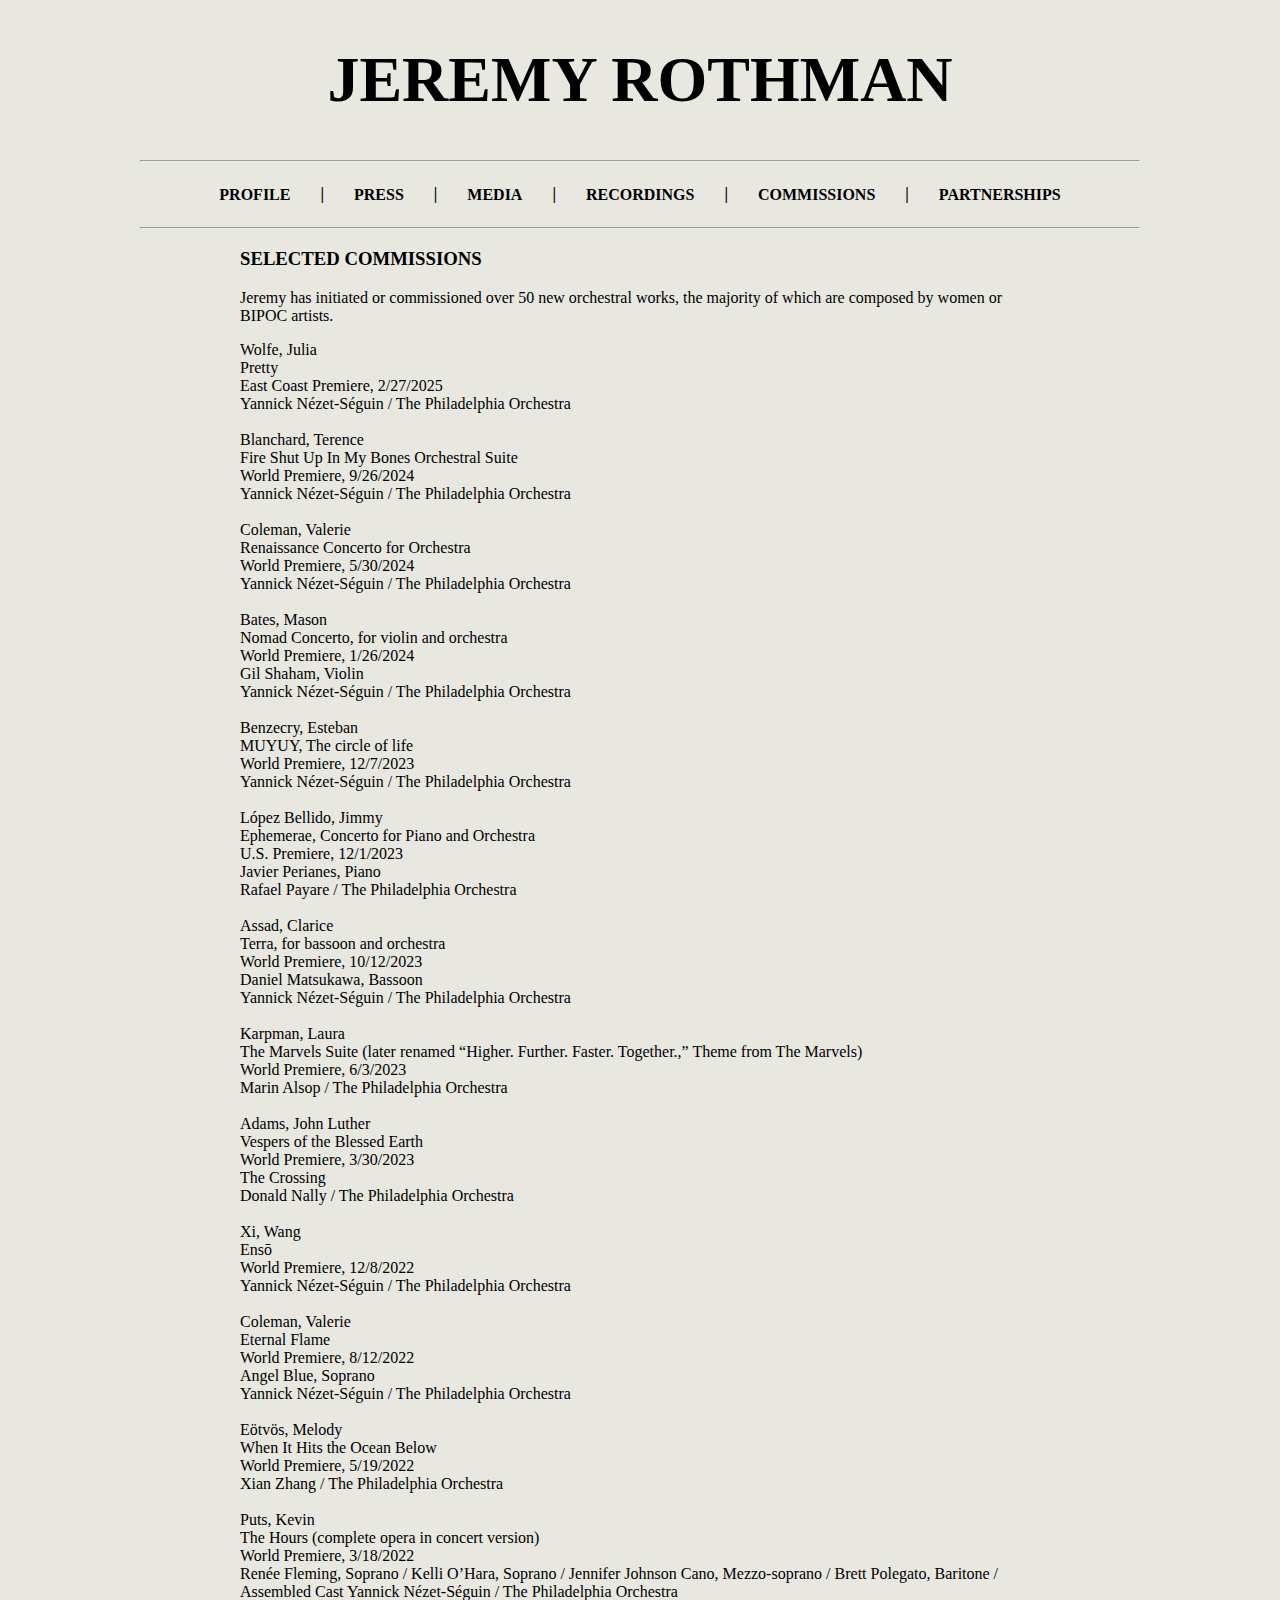
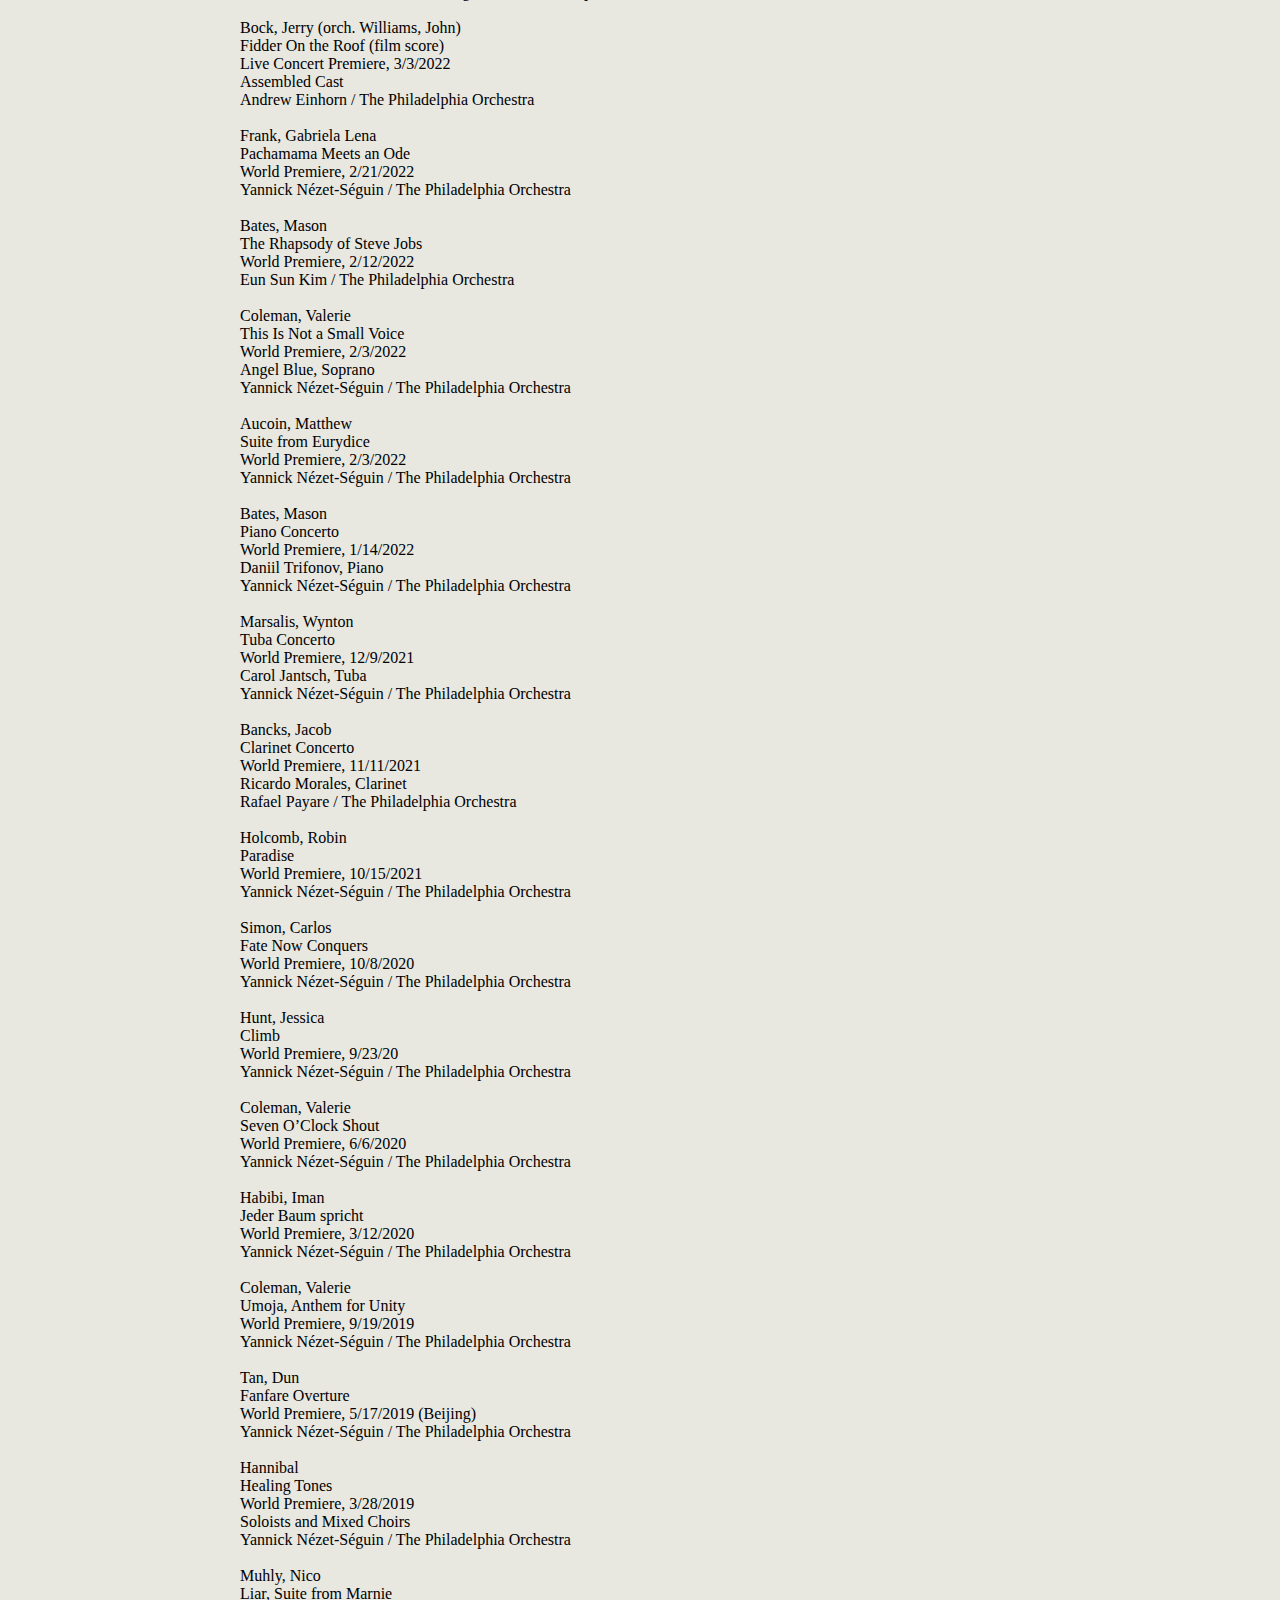
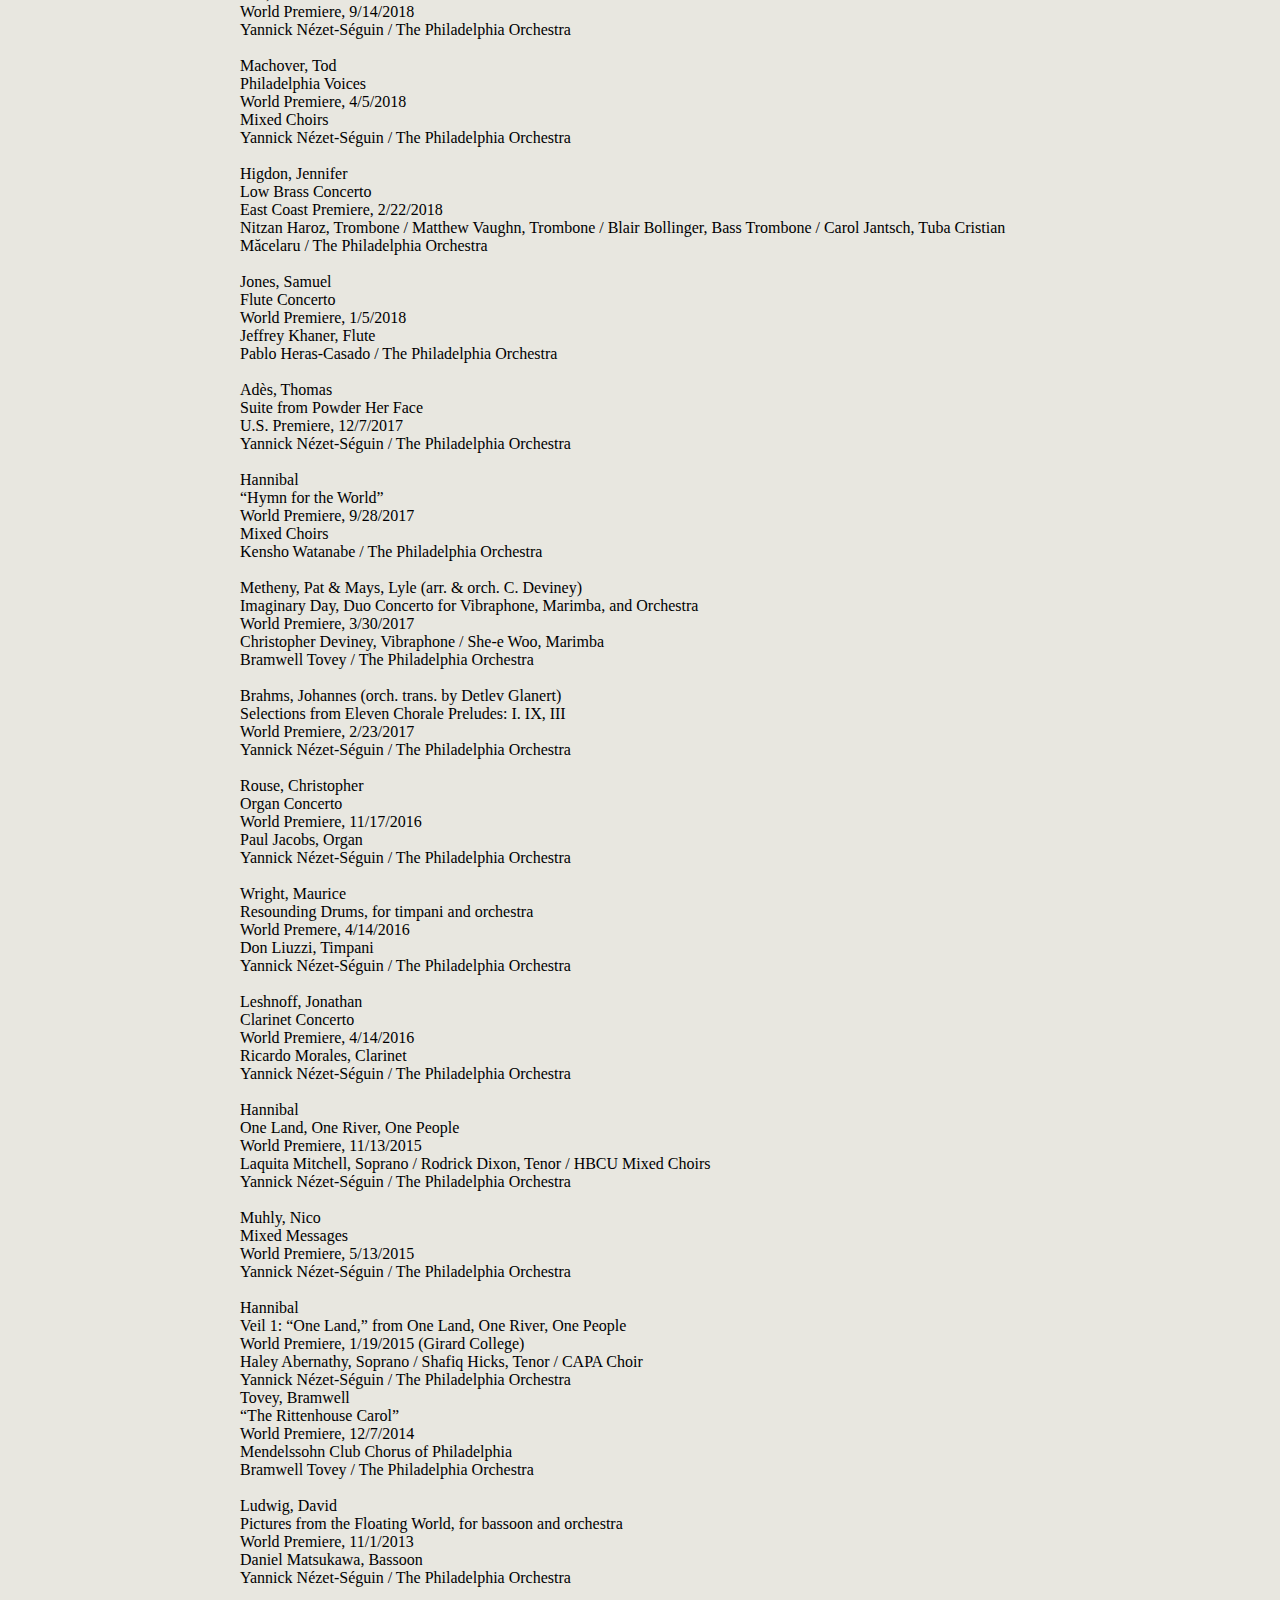
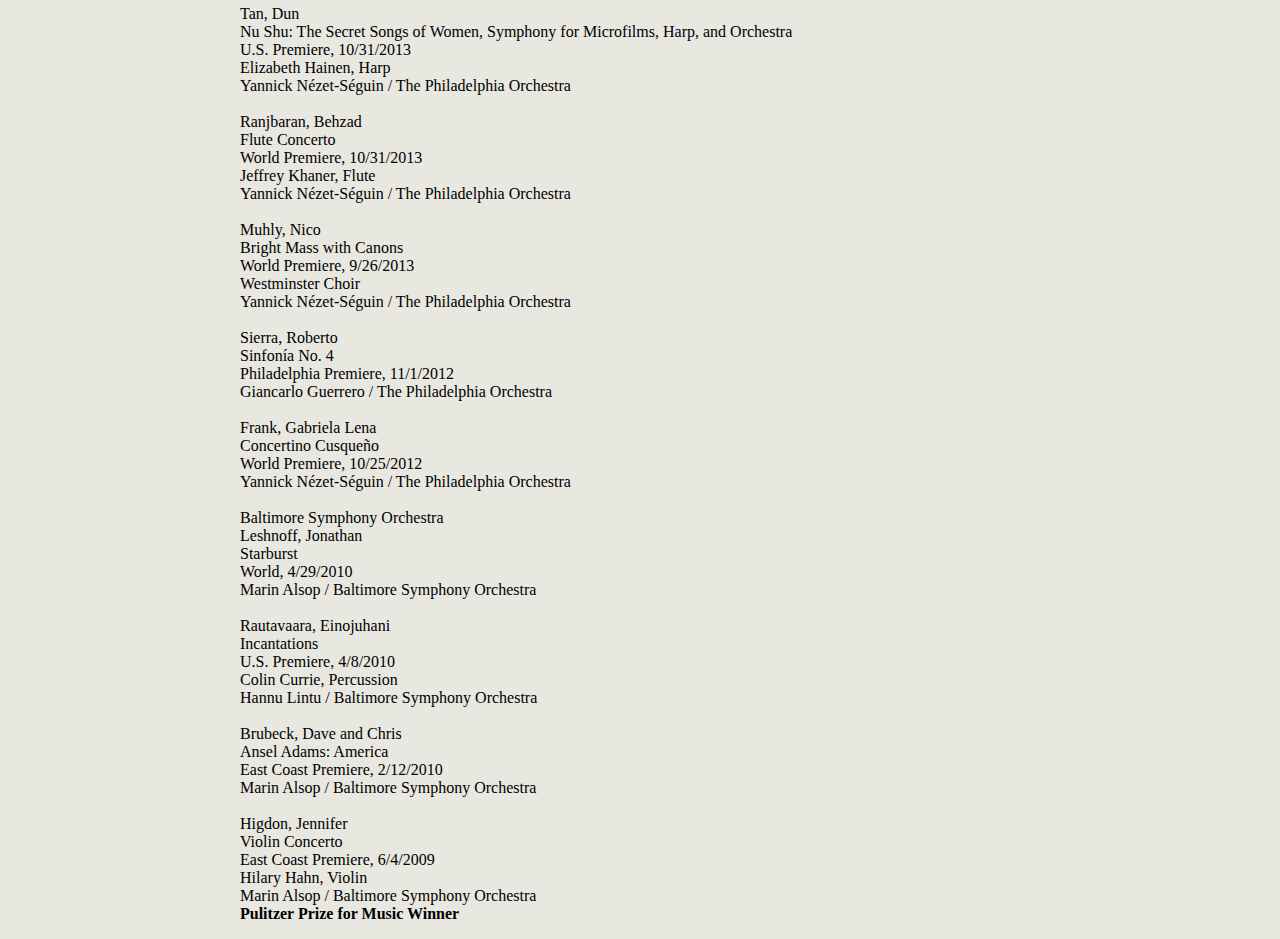
<file: commissionsold.html>
<!DOCTYPE html>
<p></p>
<h1 style = "text-align: center; font-family: 'Trebuchet MS'; font-size: 400%">JEREMY ROTHMAN</h1>
<hr>
<style>
    table {
      border-collapse: collapse;
      text-align: left;
      vertical-align: top;
    }
    th, td {
      padding: 15px;
      vertical-align: top;
      text-align: left;
    }
    a:link, a:visited {
        color: black;
        vertical-align: middle;
        text-decoration: none;
        display: inline-block;
    }
    a:hover{
        color: gray;
    }
</style>
<table style="margin: auto;">
    <th><a href="index.html">PROFILE</a></th>
    <th>|</th>
    <th><a href="press.html">PRESS</a></th>
    <th>|</th>
    <th><a href="media.html">MEDIA</a></th>
    <th>|</th>
    <th><a href="recordings.html">RECORDINGS</a></th>
    <th>|</th>
    <th><a href="commissions.html">COMMISSIONS</a></th>
    <th>|</th>
    <th><a href="partnerships.html">PARTNERSHIPS</a></th>
</table>
<hr>
<body style = "max-width: 1000px; margin: 0 auto; font-family: 'Trebuchet MS'; background-color: #e8e7e0;">
  <div style = "margin-left: 100px; margin-right: 100px">
    <h3>SELECTED COMMISSIONS</h3>
    <p>Jeremy has initiated or commissioned over 50 new orchestral works, the majority of which are composed by women or BIPOC artists.</p>
    <p>Wolfe, Julia<br>
Pretty<br>
East Coast Premiere, 2/27/2025<br>
Yannick Nézet-Séguin / The Philadelphia Orchestra<br>
<br>
Blanchard, Terence<br>
Fire Shut Up In My Bones Orchestral Suite<br>
World Premiere, 9/26/2024<br>
Yannick Nézet-Séguin / The Philadelphia Orchestra<br>
<br>
Coleman, Valerie<br>
Renaissance Concerto for Orchestra<br>
World Premiere, 5/30/2024<br>
Yannick Nézet-Séguin / The Philadelphia Orchestra<br>
<br>
Bates, Mason<br>	
Nomad Concerto, for violin and orchestra<br>	
World Premiere, 1/26/2024<br>	
Gil Shaham, Violin<br> 
Yannick Nézet-Séguin / The Philadelphia Orchestra<br>
  <br>
Benzecry, Esteban<br>	
MUYUY, The circle of life<br>	
World Premiere, 12/7/2023	<br>
Yannick Nézet-Séguin / The Philadelphia Orchestra<br>
<br>

López Bellido, Jimmy	<br>
Ephemerae, Concerto for Piano and Orchestra	<br>
U.S. Premiere, 12/1/2023	<br>
Javier Perianes, Piano <br>
Rafael Payare / The Philadelphia Orchestra<br>
<br>

Assad, Clarice	<br>
Terra, for bassoon and orchestra	<br>
World Premiere, 10/12/2023	<br>
Daniel Matsukawa, Bassoon <br>
Yannick Nézet-Séguin / The Philadelphia Orchestra<br>
<br>

Karpman, Laura	<br>
The Marvels Suite (later renamed “Higher. Further. Faster. Together.,” Theme from The Marvels) 	<br>
World Premiere, 6/3/2023	<br>
Marin Alsop / The Philadelphia Orchestra<br>
<br>

Adams, John Luther	<br>
Vespers of the Blessed Earth	<br>
World Premiere, 3/30/2023		<br>
The Crossing <br>
Donald Nally / The Philadelphia Orchestra<br>
<br>

Xi, Wang	<br>
Ensō	<br>
World Premiere, 12/8/2022	<br>
Yannick Nézet-Séguin / The Philadelphia Orchestra<br>

<br>
Coleman, Valerie	<br>
Eternal Flame<br>
World Premiere, 8/12/2022	<br>
Angel Blue, Soprano<br>
Yannick Nézet-Séguin / The Philadelphia Orchestra<br>
 <br>
Eötvös, Melody	<br>
When It Hits the Ocean Below<br>
World Premiere, 5/19/2022	<br>
Xian Zhang / The Philadelphia Orchestra<br>

<br>
Puts, Kevin	<br>
The Hours (complete opera in concert version)	<br>
World Premiere, 3/18/2022	<br>
Renée Fleming, Soprano / Kelli O’Hara, Soprano / Jennifer Johnson Cano, Mezzo-soprano / Brett Polegato, Baritone / Assembled Cast
Yannick Nézet-Séguin / The Philadelphia Orchestra<br>
<br>

Bock, Jerry (orch. Williams, John)<br>
Fidder On the Roof (film score)<br>
Live Concert Premiere, 3/3/2022<br>
Assembled Cast<br>
Andrew Einhorn / The Philadelphia Orchestra<br>
<br>

Frank, Gabriela Lena	<br>
Pachamama Meets an Ode<br>
World Premiere, 2/21/2022	<br>
Yannick Nézet-Séguin / The Philadelphia Orchestra<br>
<br>
Bates, Mason	<br>
The Rhapsody of Steve Jobs<br>
World Premiere, 2/12/2022	<br>
Eun Sun Kim / The Philadelphia Orchestra<br>
<br>

Coleman, Valerie	<br>
This Is Not a Small Voice	<br>
World Premiere, 2/3/2022	<br>
Angel Blue, Soprano<br>
Yannick Nézet-Séguin / The Philadelphia Orchestra<br>

<br>
Aucoin, Matthew	<br>
Suite from Eurydice	<br>
World Premiere, 2/3/2022	<br>
Yannick Nézet-Séguin / The Philadelphia Orchestra<br>

<br>


Bates, Mason	<br>
Piano Concerto	<br>
World Premiere, 1/14/2022	<br>
Daniil Trifonov, Piano<br>
Yannick Nézet-Séguin / The Philadelphia Orchestra<br>

<br>
Marsalis, Wynton	<br>
Tuba Concerto	<br>
World Premiere, 12/9/2021		<br>
Carol Jantsch, Tuba <br>
Yannick Nézet-Séguin / The Philadelphia Orchestra<br>

<br>
Bancks, Jacob	<br>
Clarinet Concerto	<br>
World Premiere, 11/11/2021	<br>
Ricardo Morales, Clarinet<br>
Rafael Payare / The Philadelphia Orchestra<br>

<br>
Holcomb, Robin	<br>
Paradise	<br>
World Premiere, 10/15/2021	<br>
Yannick Nézet-Séguin / The Philadelphia Orchestra<br>

<br>
Simon, Carlos	<br>
Fate Now Conquers	<br>
World Premiere, 10/8/2020	<br>
Yannick Nézet-Séguin / The Philadelphia Orchestra<br>
<br>

Hunt, Jessica<br>
Climb<br>
World Premiere, 9/23/20<br>
Yannick Nézet-Séguin / The Philadelphia Orchestra<br>
<br>

Coleman, Valerie	<br>
Seven O’Clock Shout	<br>
World Premiere, 6/6/2020	<br>
Yannick Nézet-Séguin / The Philadelphia Orchestra<br>
<br>

Habibi, Iman	<br>
Jeder Baum spricht	<br>
World Premiere, 3/12/2020	<br>
Yannick Nézet-Séguin / The Philadelphia Orchestra<br>

<br>
Coleman, Valerie	<br>
Umoja, Anthem for Unity	<br>
World Premiere, 9/19/2019	<br>
Yannick Nézet-Séguin / The Philadelphia Orchestra<br>
<br>

Tan, Dun	<br>
Fanfare Overture	<br>
World Premiere, 5/17/2019 (Beijing)<br>
Yannick Nézet-Séguin / The Philadelphia Orchestra <br>
<br>

Hannibal	<br>
Healing Tones	<br>
World Premiere, 3/28/2019	<br>
Soloists and Mixed Choirs<br>
Yannick Nézet-Séguin / The Philadelphia Orchestra<br>
<br>

Muhly, Nico	<br>
Liar, Suite from Marnie<br>
World Premiere, 9/14/2018	<br>
Yannick Nézet-Séguin / The Philadelphia Orchestra<br>
<br>

Machover, Tod	<br>
Philadelphia Voices	<br>
World Premiere, 4/5/2018	<br>
Mixed Choirs<br>
Yannick Nézet-Séguin / The Philadelphia Orchestra<br>

<br>
Higdon, Jennifer	<br>
Low Brass Concerto<br>
East Coast Premiere, 2/22/2018	<br>
Nitzan Haroz, Trombone / Matthew Vaughn, Trombone / Blair Bollinger, Bass Trombone / Carol Jantsch, Tuba
Cristian Măcelaru / The Philadelphia Orchestra<br>

<br>
Jones, Samuel	<br>
Flute Concerto<br>
World Premiere, 1/5/2018	<br>
Jeffrey Khaner, Flute<br>
Pablo Heras-Casado / The Philadelphia Orchestra<br>

<br>
Adès, Thomas	<br>
Suite from Powder Her Face	<br>
U.S. Premiere, 12/7/2017<br>
Yannick Nézet-Séguin / The Philadelphia Orchestra<br>

<br>


Hannibal	<br>
“Hymn for the World”	<br>
World Premiere, 9/28/2017	<br>
Mixed Choirs <br>
Kensho Watanabe / The Philadelphia Orchestra<br>

<br>
Metheny, Pat & Mays, Lyle (arr. & orch. C. Deviney) <br>
Imaginary Day, Duo Concerto for Vibraphone, Marimba, and Orchestra 	<br>
World Premiere, 3/30/2017	<br>
Christopher Deviney, Vibraphone / She-e Woo, Marimba<br>
Bramwell Tovey / The Philadelphia Orchestra<br>

<br>
Brahms, Johannes (orch. trans. by Detlev Glanert)<br>
Selections from Eleven Chorale Preludes: I. IX, III	<br>
World Premiere, 2/23/2017	<br>
Yannick Nézet-Séguin / The Philadelphia Orchestra<br>

<br>
Rouse, Christopher	<br>
Organ Concerto	<br>
World Premiere, 11/17/2016	<br>
Paul Jacobs, Organ<br>
Yannick Nézet-Séguin / The Philadelphia Orchestra<br>


<br>

Wright, Maurice	<br>
Resounding Drums, for timpani and orchestra<br>
World Premere, 4/14/2016	<br>
Don Liuzzi, Timpani<br>
Yannick Nézet-Séguin / The Philadelphia Orchestra<br>

<br>
Leshnoff, Jonathan	<br>
Clarinet Concerto<br>
World Premiere, 4/14/2016	<br>
Ricardo Morales, Clarinet<br>
Yannick Nézet-Séguin / The Philadelphia Orchestra<br>

<br>


Hannibal	<br>
One Land, One River, One People	<br>
World Premiere, 11/13/2015	<br>
Laquita Mitchell, Soprano / Rodrick Dixon, Tenor / HBCU Mixed Choirs<br>
Yannick Nézet-Séguin / The Philadelphia Orchestra<br>

<br>
Muhly, Nico	<br>
Mixed Messages	<br>
World Premiere, 5/13/2015	<br>
Yannick Nézet-Séguin / The Philadelphia Orchestra<br>
<br>

Hannibal	<br>
Veil 1: “One Land,” from One Land, One River, One People	<br>
World Premiere, 1/19/2015 (Girard College)	<br>
Haley Abernathy, Soprano / Shafiq Hicks, Tenor / CAPA Choir<br>
Yannick Nézet-Séguin / The Philadelphia Orchestra<br>


Tovey, Bramwell	<br>
“The Rittenhouse Carol”	<br>
World Premiere, 12/7/2014	<br>
Mendelssohn Club Chorus of Philadelphia<br>
Bramwell Tovey / The Philadelphia Orchestra<br>

<br>
Ludwig, David 	<br>
Pictures from the Floating World, for bassoon and orchestra	<br>
World Premiere, 11/1/2013 	<br>
Daniel Matsukawa, Bassoon	<br>
Yannick Nézet-Séguin / The Philadelphia Orchestra<br>

<br>
Tan, Dun 	<br>
Nu Shu: The Secret Songs of Women, Symphony for Microfilms, Harp, and Orchestra	<br>
U.S. Premiere, 10/31/2013 	<br>
Elizabeth Hainen, Harp	<br>
Yannick Nézet-Séguin / The Philadelphia Orchestra<br>

<br>
Ranjbaran, Behzad 	<br>
Flute Concerto	<br>
World Premiere, 10/31/2013 	<br>
Jeffrey Khaner, Flute 	<br>
Yannick Nézet-Séguin / The Philadelphia Orchestra<br>

<br>
Muhly, Nico 	<br>
Bright Mass with Canons	<br>
World Premiere, 9/26/2013 	<br>
Westminster Choir	<br>
Yannick Nézet-Séguin / The Philadelphia Orchestra<br>

<br>
Sierra, Roberto 	<br>
Sinfonía No. 4	<br>
Philadelphia Premiere, 11/1/2012 	<br>
Giancarlo Guerrero / The Philadelphia Orchestra <br>
<br>

Frank, Gabriela Lena<br>
Concertino Cusqueño<br>
World Premiere, 10/25/2012 		<br>
Yannick Nézet-Séguin / The Philadelphia Orchestra<br>
<br>

Baltimore Symphony Orchestra<br>
Leshnoff, Jonathan<br>
Starburst<br>
World, 4/29/2010<br>
Marin Alsop / Baltimore Symphony Orchestra<br>

<br>
Rautavaara, Einojuhani<br>
Incantations<br>
U.S. Premiere, 4/8/2010<br>
Colin Currie, Percussion<br>
Hannu Lintu / Baltimore Symphony Orchestra<br>

<br>
Brubeck, Dave and Chris<br>
Ansel Adams: America<br>
East Coast Premiere, 2/12/2010<br>
Marin Alsop / Baltimore Symphony Orchestra<br>

<br>
Higdon, Jennifer<br>
Violin Concerto<br>
East Coast Premiere, 6/4/2009<br>
Hilary Hahn, Violin<br>
Marin Alsop / Baltimore Symphony Orchestra<br>
<b>Pulitzer Prize for Music Winner</b>
</p>
</div>
</body>
</html>
</file>
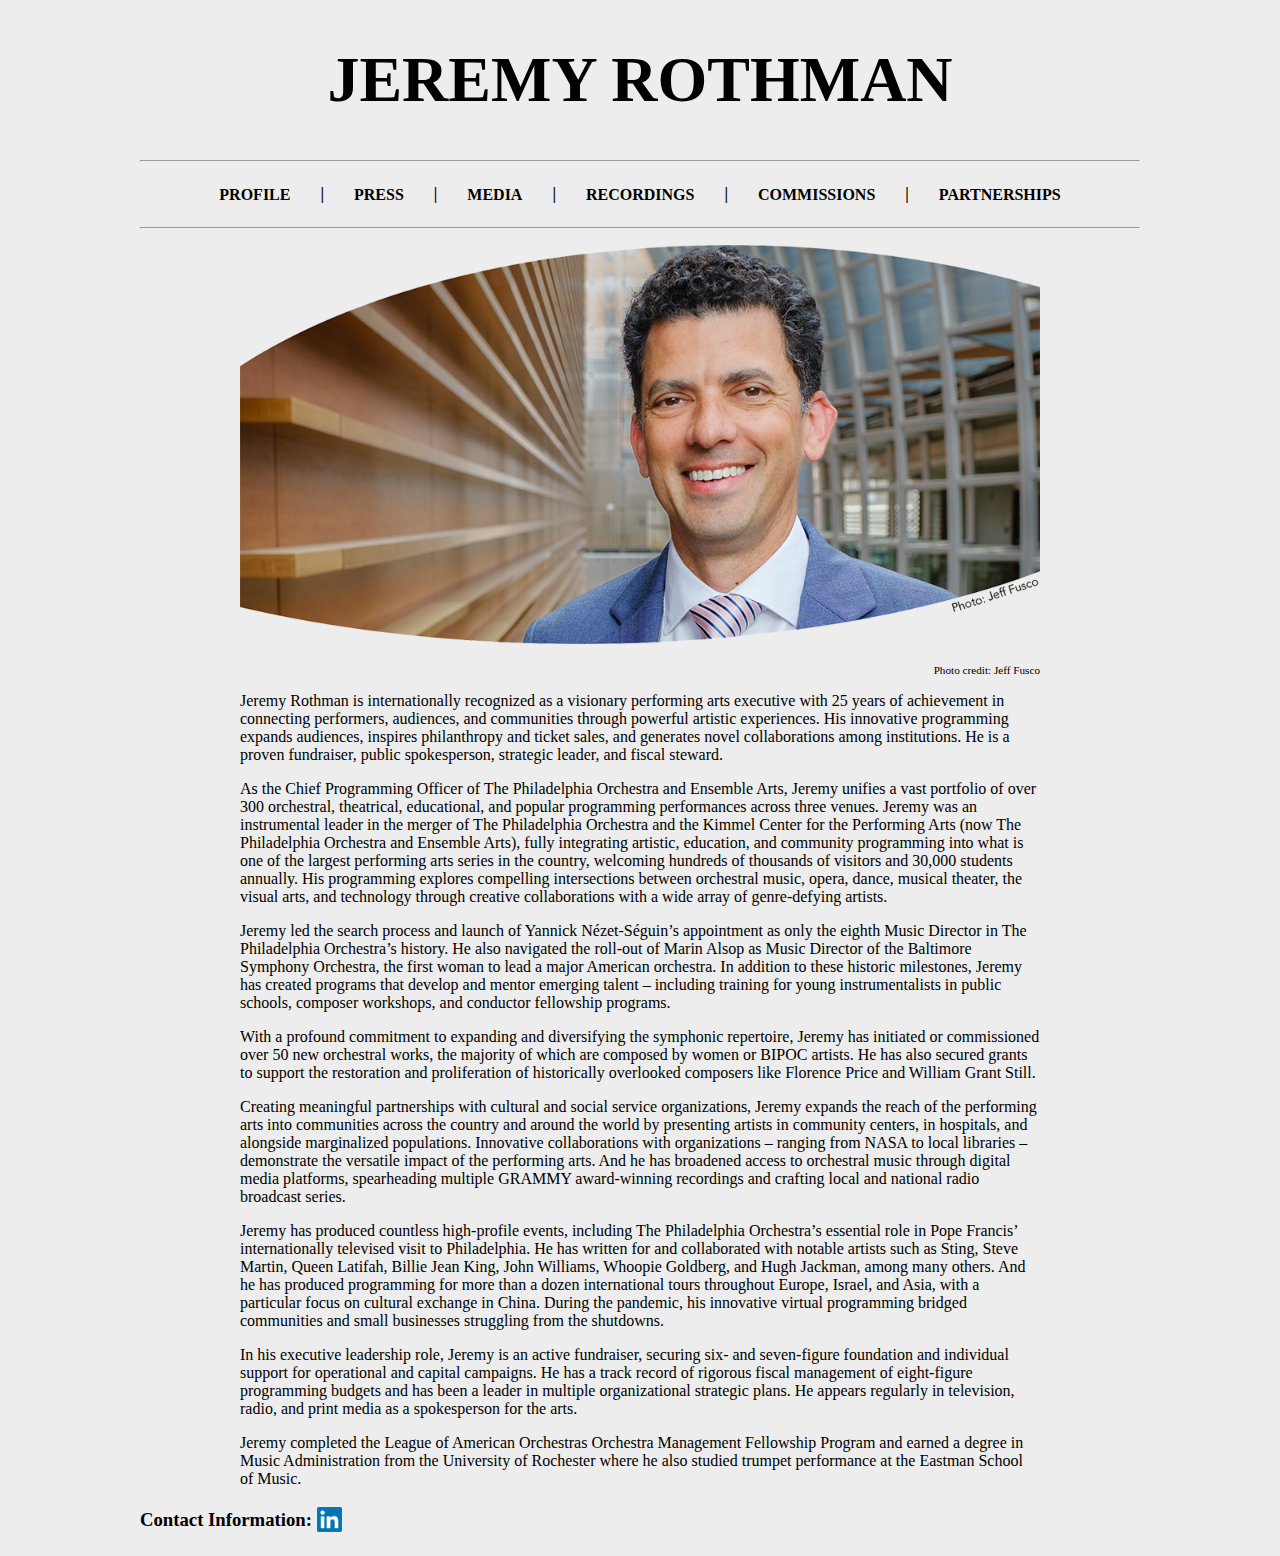
<file: indexold.html>
<!DOCTYPE html>
<p></p>
<h1 style = "text-align: center; font-family: 'Trebuchet MS'; font-size: 400%">JEREMY ROTHMAN</h1>
<hr>
<style>
    table {
      border-collapse: collapse;
      text-align: left;
      vertical-align: top;
    }
    th, td {
      padding: 15px;
      vertical-align: top;
      text-align: left;
    }
    a:link, a:visited {
        color: black;
        vertical-align: middle;
        text-decoration: none;
        display: inline-block;
    }
    a:hover{
        color: gray;
    }
</style>
<table style="margin: auto;">
    <th><a href="index.html">PROFILE</a></th>
    <th>|</th>
    <th><a href="press.html">PRESS</a></th>
    <th>|</th>
    <th><a href="media.html">MEDIA</a></th>
    <th>|</th>
    <th><a href="recordings.html">RECORDINGS</a></th>
    <th>|</th>
    <th><a href="commissions.html">COMMISSIONS</a></th>
    <th>|</th>
    <th><a href="partnerships.html">PARTNERSHIPS</a></th>
</table>
<hr>
<body style = "max-width: 1000px; margin: 0 auto; font-family: 'Trebuchet MS'; background-color: #ededed;">
    <div style = "margin-left: 100px; margin-right: 100px">
    <p style = "text-align: center"><img src="headshot.png" height = "100%" width = "100%"></p>
    <p style = "text-align: right; font-size: 70%; margin-top: 0px;">Photo credit: Jeff Fusco</p>
    <p>Jeremy Rothman is internationally recognized as a visionary performing arts executive with 25 years of achievement in connecting performers, audiences, and communities through powerful artistic experiences. His innovative programming expands audiences, inspires philanthropy and ticket sales, and generates novel collaborations among institutions. He is a proven fundraiser, public spokesperson, strategic leader, and fiscal steward. </p>
    <p>As the Chief Programming Officer of The Philadelphia Orchestra and Ensemble Arts, Jeremy unifies a vast portfolio of over 300 orchestral, theatrical, educational, and popular programming performances across three venues. Jeremy was an instrumental leader in the merger of The Philadelphia Orchestra and the Kimmel Center for the Performing Arts (now The Philadelphia Orchestra and Ensemble Arts), fully integrating artistic, education, and community programming into what is one of the largest performing arts series in the country, welcoming hundreds of thousands of visitors and 30,000 students annually. His programming explores compelling intersections between orchestral music, opera, dance, musical theater, the visual arts, and technology through creative collaborations with a wide array of genre-defying artists. </p>
    <p>Jeremy led the search process and launch of Yannick Nézet-Séguin’s appointment as only the eighth Music Director in The Philadelphia Orchestra’s history. He also navigated the roll-out of Marin Alsop as Music Director of the Baltimore Symphony Orchestra, the first woman to lead a major American orchestra. In addition to these historic milestones, Jeremy has created programs that develop and mentor emerging talent – including training for young instrumentalists in public schools, composer workshops, and conductor fellowship programs.</p>
    <p>With a profound commitment to expanding and diversifying the symphonic repertoire, Jeremy has initiated or commissioned over 50 new orchestral works, the majority of which are composed by women or BIPOC artists. He has also secured grants to support the restoration and proliferation of historically overlooked composers like Florence Price and William Grant Still.</p>
    <p>Creating meaningful partnerships with cultural and social service organizations, Jeremy expands the reach of the performing arts into communities across the country and around the world by presenting artists in community centers, in hospitals, and alongside marginalized populations. Innovative collaborations with organizations – ranging from NASA to local libraries – demonstrate the versatile impact of the performing arts. And he has broadened access to orchestral music through digital media platforms, spearheading multiple GRAMMY award-winning recordings and crafting local and national radio broadcast series.</p>
    <p>Jeremy has produced countless high-profile events, including The Philadelphia Orchestra’s essential role in Pope Francis’ internationally televised visit to Philadelphia. He has written for and collaborated with notable artists such as Sting, Steve Martin, Queen Latifah, Billie Jean King, John Williams, Whoopie Goldberg, and Hugh Jackman, among many others. And he has produced programming for more than a dozen international tours throughout Europe, Israel, and Asia, with a particular focus on cultural exchange in China. During the pandemic, his innovative virtual programming bridged communities and small businesses struggling from the shutdowns.</p>
    <p>In his executive leadership role, Jeremy is an active fundraiser, securing six- and seven-figure foundation and individual support for operational and capital campaigns. He has a track record of rigorous fiscal management of eight-figure programming budgets and has been a leader in multiple organizational strategic plans. He appears regularly in television, radio, and print media as a spokesperson for the arts.</p>
    <p>Jeremy completed the League of American Orchestras Orchestra Management Fellowship Program and earned a degree in Music Administration from the University of Rochester where he also studied trumpet performance at the Eastman School of Music.</p>
    </div>
</body>
<footer>
    <h3>Contact Information: <a href="https://www.linkedin.com/in/jeremy-rothman-021b9765"><img src="LinkedIn_logo_initials.png " width="5%"></a></h3>
</footer>
</html>
</file>
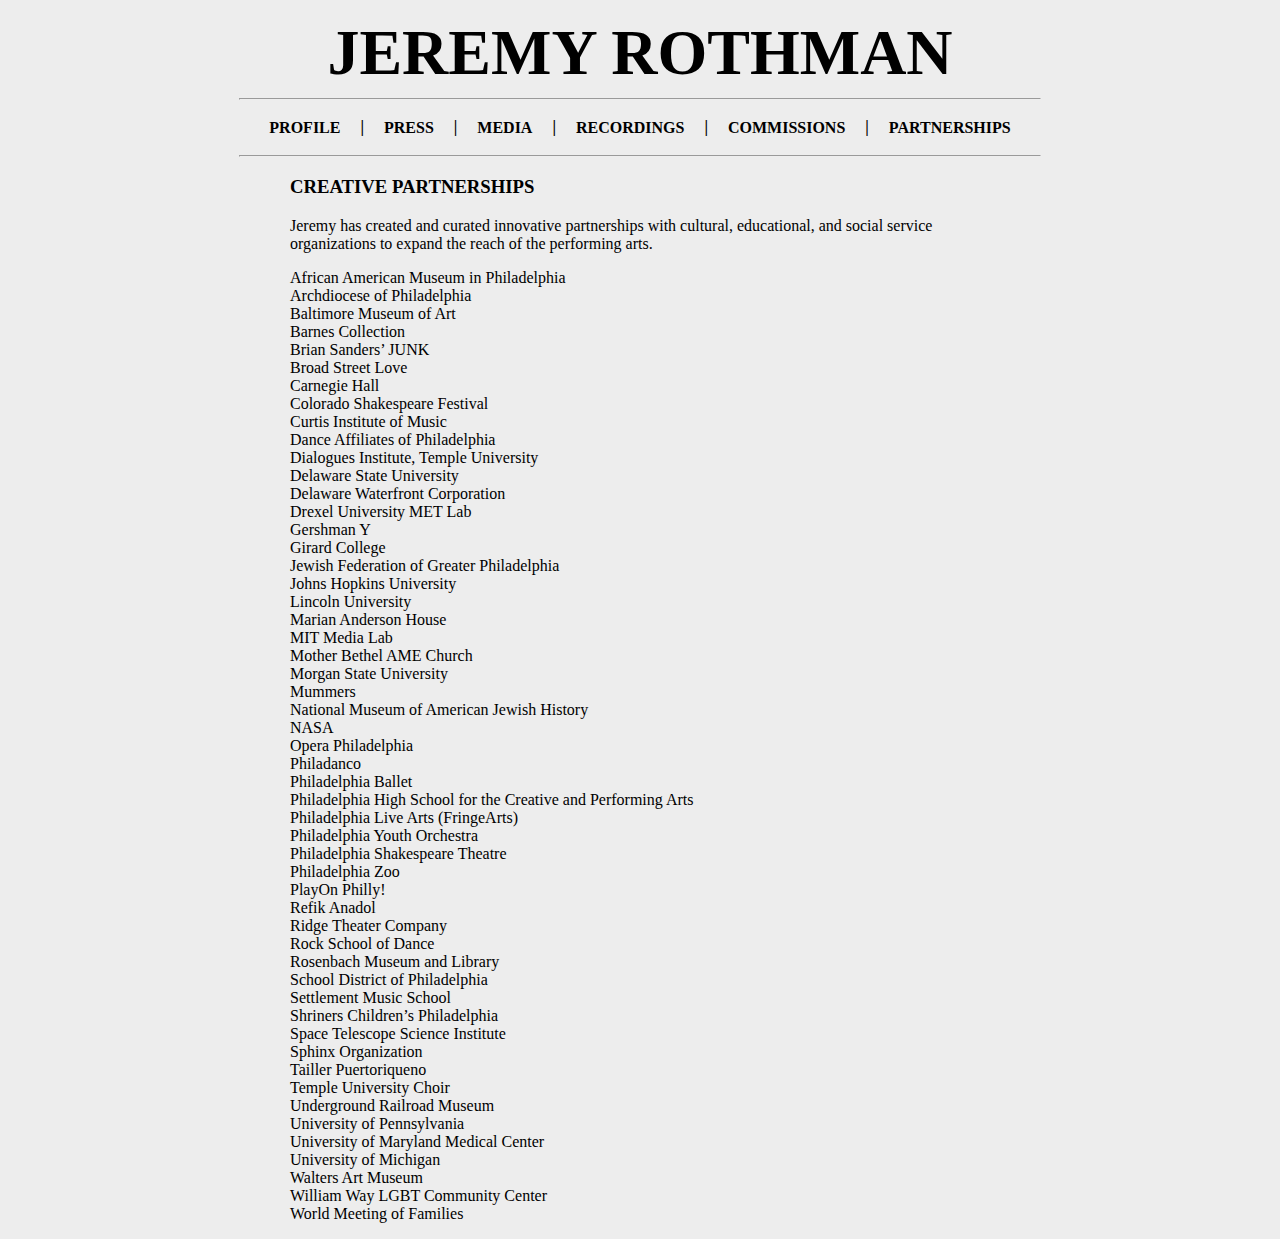
<file: partnerships.html>
<!DOCTYPE html>
<p></p>
<h1 style = "text-align: center; margin:0px; font-family: 'Trebuchet MS'; font-size: 400%">JEREMY ROTHMAN</h1>
<hr style="max-width: 800px">
<style>
    table {
      border-collapse: collapse;
      text-align: left;
      vertical-align: top;
    }
    th, td {
      padding: 10px;
      vertical-align: top;
      text-align: left;
    }
    a:link, a:visited {
        color: black;
        vertical-align: middle;
        text-decoration: none;
        display: inline-block;
    }
    a:hover{
        color: gray;
    }
</style>
<table style="margin: auto;">
    <th><a href="index.html">PROFILE</a></th>
    <th>|</th>
    <th><a href="press.html">PRESS</a></th>
    <th>|</th>
    <th><a href="media.html">MEDIA</a></th>
    <th>|</th>
    <th><a href="recordings.html">RECORDINGS</a></th>
    <th>|</th>
    <th><a href="commissions.html">COMMISSIONS</a></th>
    <th>|</th>
    <th><a href="partnerships.html">PARTNERSHIPS</a></th>
</table>
<hr style="max-width: 800px">
<body style = "max-width: 900px; margin: 0 auto; font-family: 'Trebuchet MS'; background-color: #ededed;">
    <div style = "margin-left: 100px; margin-right: 100px">
    <h3>CREATIVE PARTNERSHIPS</h3>
    <p>Jeremy has created and curated innovative partnerships with cultural, educational, and social service organizations to expand the reach of the performing arts.</p>
    <p>African American Museum in Philadelphia<br>
Archdiocese of Philadelphia<br>
Baltimore Museum of Art<br>
Barnes Collection<br>
Brian Sanders’ JUNK<br>
Broad Street Love<br>
Carnegie Hall<br>
Colorado Shakespeare Festival <br>
Curtis Institute of Music<br>
Dance Affiliates of Philadelphia<br>
Dialogues Institute, Temple University  <br>
Delaware State University <br>
Delaware Waterfront Corporation <br>
Drexel University MET Lab<br>
Gershman Y <br>
Girard College <br>
Jewish Federation of Greater Philadelphia <br>
Johns Hopkins University <br>
Lincoln University<br>
Marian Anderson House<br>
MIT Media Lab<br>
Mother Bethel AME Church <br>
Morgan State University<br>
Mummers <br>
National Museum of American Jewish History <br>
NASA<br>
Opera Philadelphia <br>
Philadanco<br>
Philadelphia Ballet <br>
Philadelphia High School for the Creative and Performing Arts<br>
Philadelphia Live Arts (FringeArts) <br>
Philadelphia Youth Orchestra<br>
Philadelphia Shakespeare Theatre <br>
Philadelphia Zoo<br>
PlayOn Philly!<br>
Refik Anadol<br>
Ridge Theater Company <br>
Rock School of Dance<br>
Rosenbach Museum and Library<br>
School District of Philadelphia <br>
Settlement Music School <br>
Shriners Children’s Philadelphia<br>
Space Telescope Science Institute<br>
Sphinx Organization  <br>
Tailler Puertoriqueno<br>
Temple University Choir<br>
Underground Railroad Museum<br>
University of Pennsylvania <br>
University of Maryland Medical Center<br>
University of Michigan<br>
Walters Art Museum<br>
William Way LGBT Community Center <br>
World Meeting of Families<br>
</p>
</div>
</body>
</html>
</file>
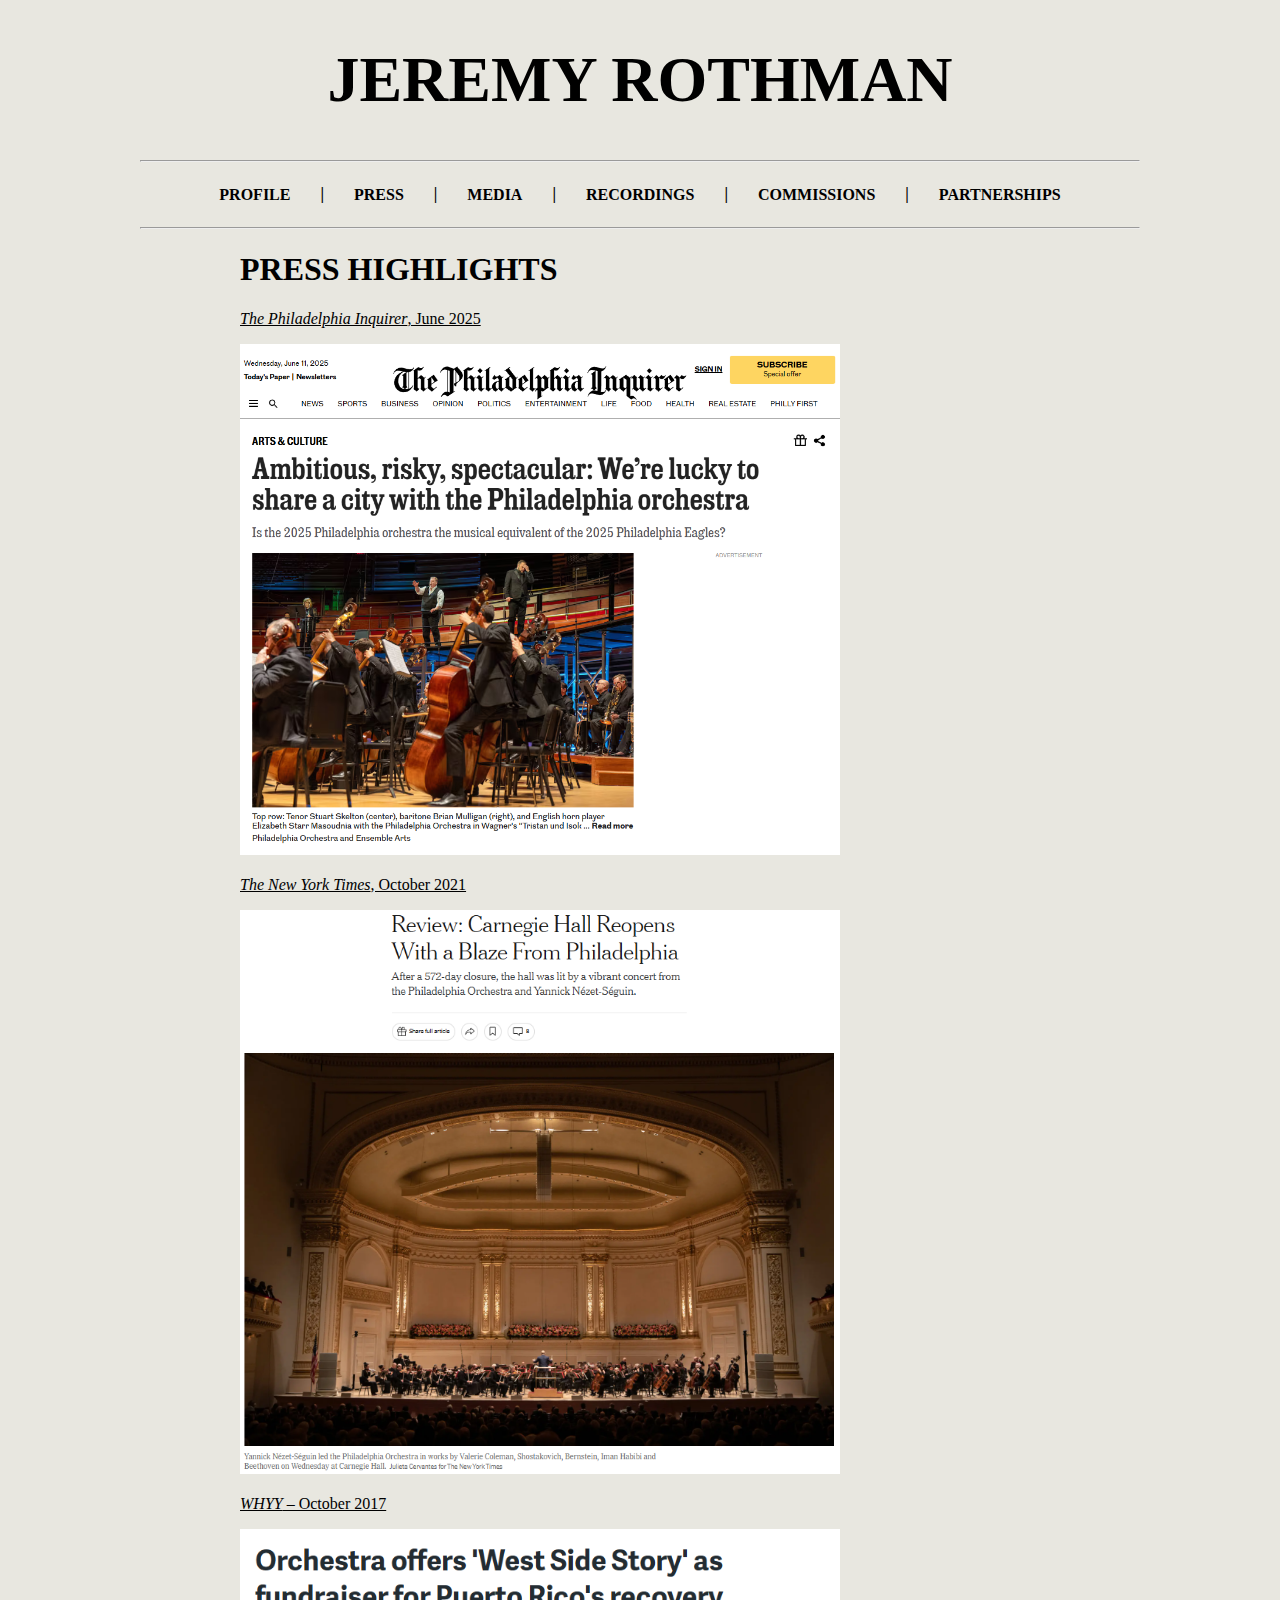
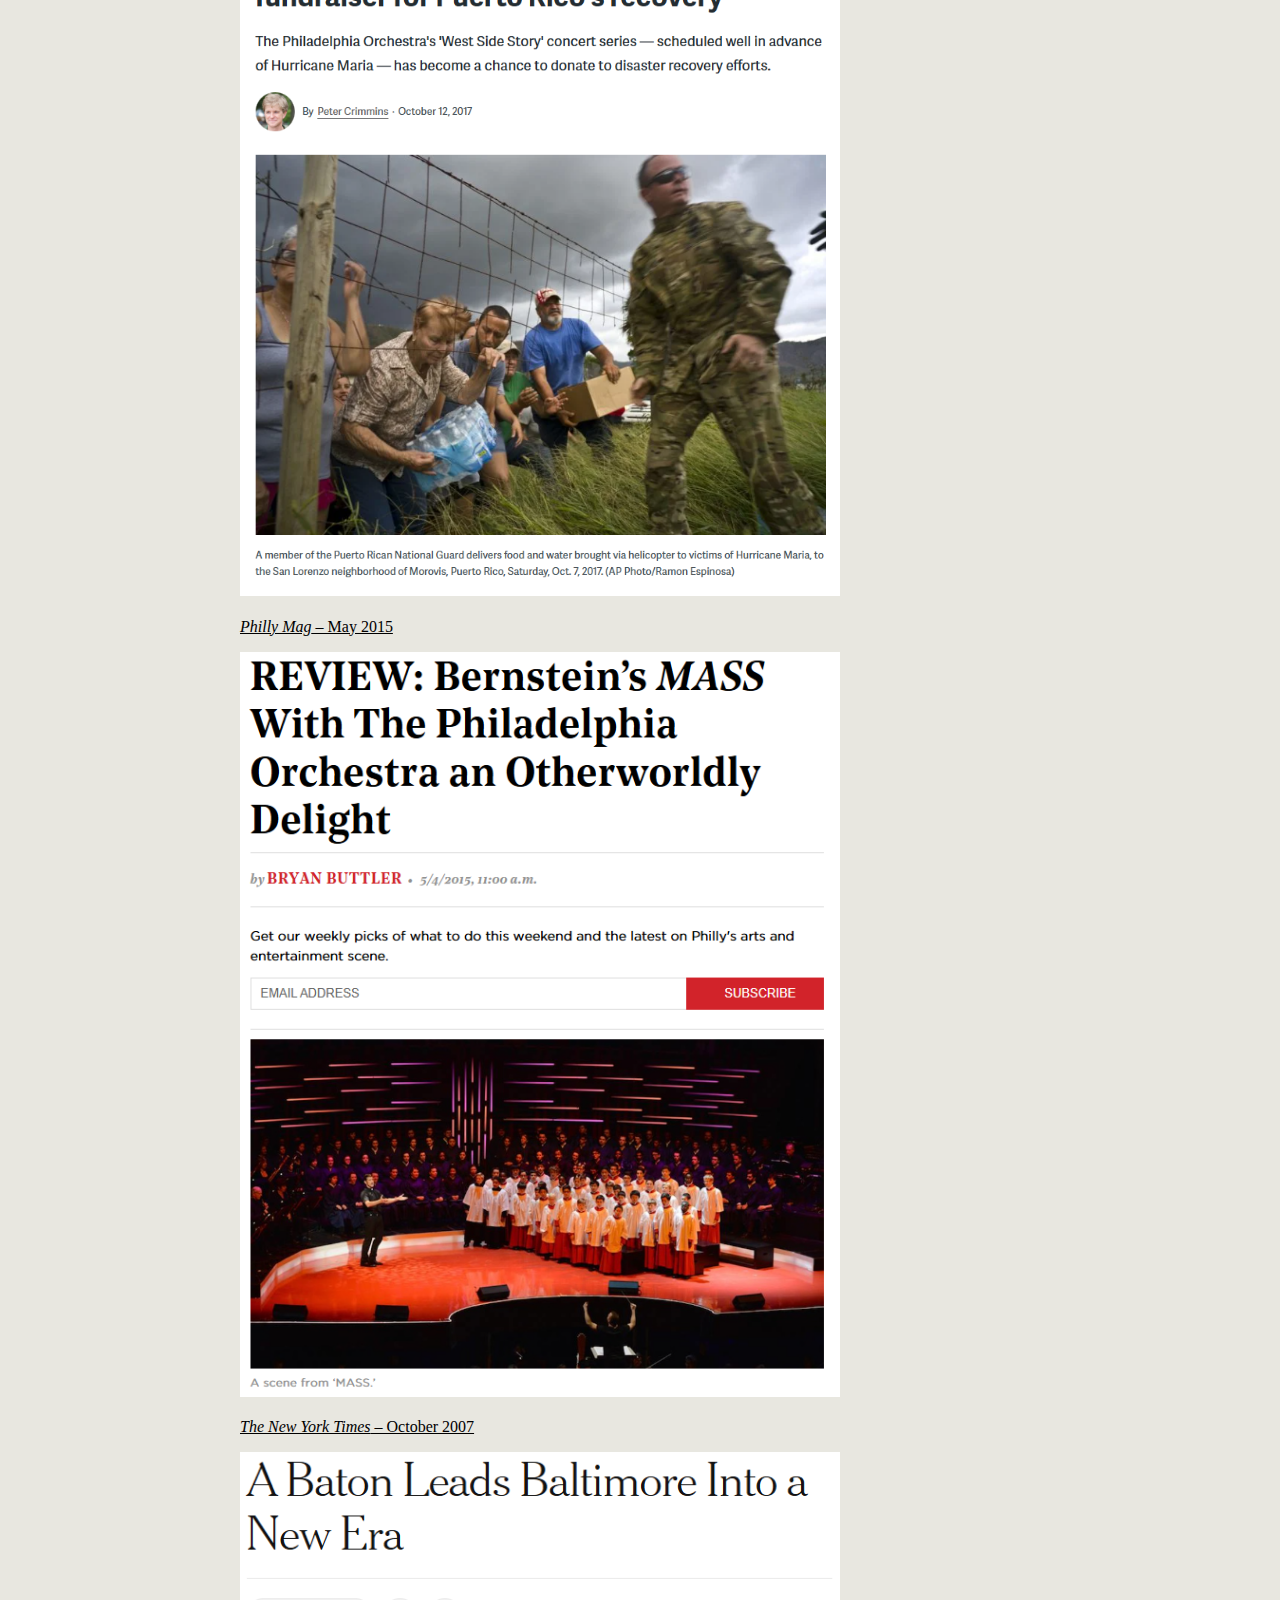
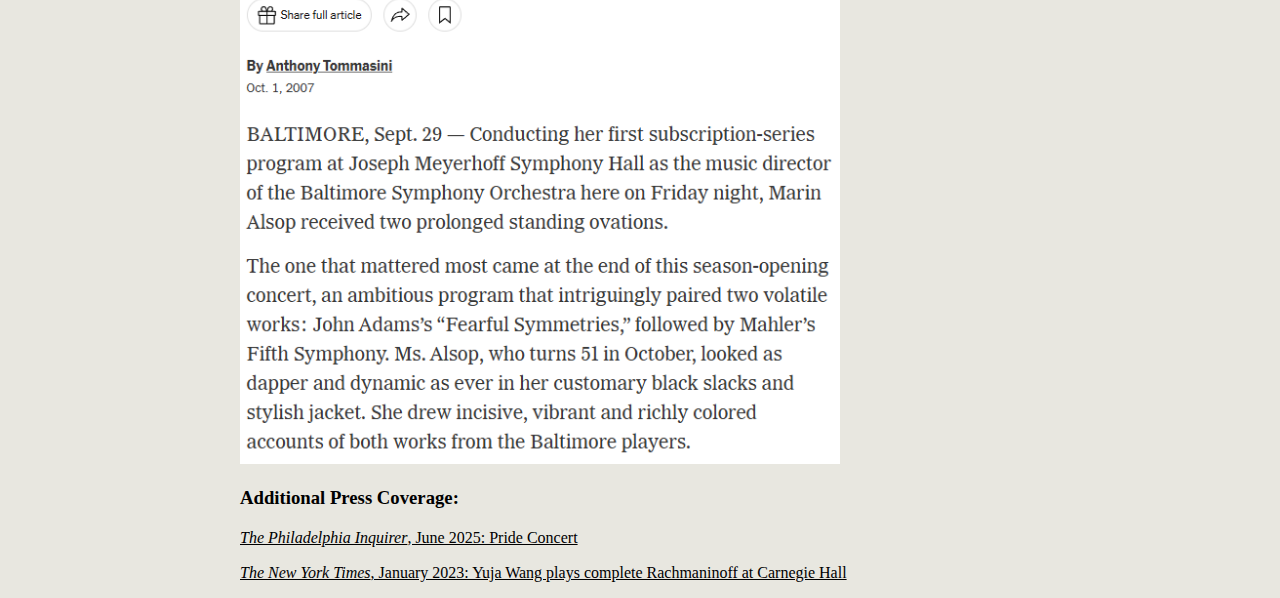
<file: press.html>
<!DOCTYPE html>
<p></p>
<h1 style = "text-align: center; font-family: 'Trebuchet MS'; font-size: 400%">JEREMY ROTHMAN</h1>
<hr>
<style>
    table {
      border-collapse: collapse;
      text-align: left;
      vertical-align: top;
    }
    th, td {
      padding: 15px;
      vertical-align: top;
      text-align: left;
    }
    a:link, a:visited {
        color: black;
        vertical-align: middle;
        text-decoration: none;
        display: inline-block;
    }
    a:hover{
        color: gray;
    }
</style>
<table style="margin: auto;">
    <th><a href="index.html">PROFILE</a></th>
    <th>|</th>
    <th><a href="press.html">PRESS</a></th>
    <th>|</th>
    <th><a href="media.html">MEDIA</a></th>
    <th>|</th>
    <th><a href="recordings.html">RECORDINGS</a></th>
    <th>|</th>
    <th><a href="commissions.html">COMMISSIONS</a></th>
    <th>|</th>
    <th><a href="partnerships.html">PARTNERSHIPS</a></th>
</table>
<hr>
<body style = "max-width: 1000px; margin: 0 auto; font-family: 'Trebuchet MS'; background-color: #e8e7e0;">
    <div style = "margin-left: 100px; margin-right: 100px">
    <h1>PRESS HIGHLIGHTS</h1>
    <p><a href="https://archive.ph/2025.06.11-130858/https://www.inquirer.com/arts/philadelphia-orchestra-tristan-isolde-opera-nina-stemme-20250611.html"><u><i>The Philadelphia Inquirer</i>, June 2025</u></a></p>
    <img src="Screenshot 2025-06-21 132653.png" width="600px">
    <p><a href="https://www.nytimes.com/2021/10/07/arts/music/carnegie-reopening-classical-philadelphia-orchestra.html"><u><i>The New York Times</i>, October 2021</u></a></p>
    <img src="Screenshot 2025-06-21 133217.png" width="600px">
    <p><a href="https://whyy.org/articles/philly-orchestras-west-side-story-performances-help-puerto-rican-relief-efforts/"><u><i>WHYY</i> – October 2017</u></a></p>
    <img src="Screenshot 2025-06-21 133036.png" width="600px">
    <p><a href="https://www.phillymag.com/2015/05/04/review-bernsteins-mass-with-the-philadelphia-orchestra-an-otherworldly-delight/"><u><i>Philly Mag</i> – May 2015</u></a></p>
    <img src="Screenshot 2025-06-21 133126.png" width="600px">
    <p><a href="https://www.nytimes.com/2007/10/01/arts/music/01marin.html"><u><i>The New York Times</i> – October 2007</u></a></p>
    <img src="Screenshot 2025-06-21 133139.png" width="600px">
    <h3>Additional Press Coverage:</h3>
    <p><a href="https://www.inquirer.com/arts/philadelphia-orchestra-pride-concert-martha-graham-cracker-20250605.html?query=philadelphia%20orchestra"><u><i>The Philadelphia Inquirer</i>, June 2025: Pride Concert</u></a></p>

    <p><a href="https://www.nytimes.com/2023/01/29/arts/music/yuja-wang-rachmaninoff-carnegie-hall-review.html"><u><i>The New York Times</i>, January 2023: Yuja Wang plays complete Rachmaninoff at Carnegie Hall</u></a></p>
</div>
</body>
</html>
</file>
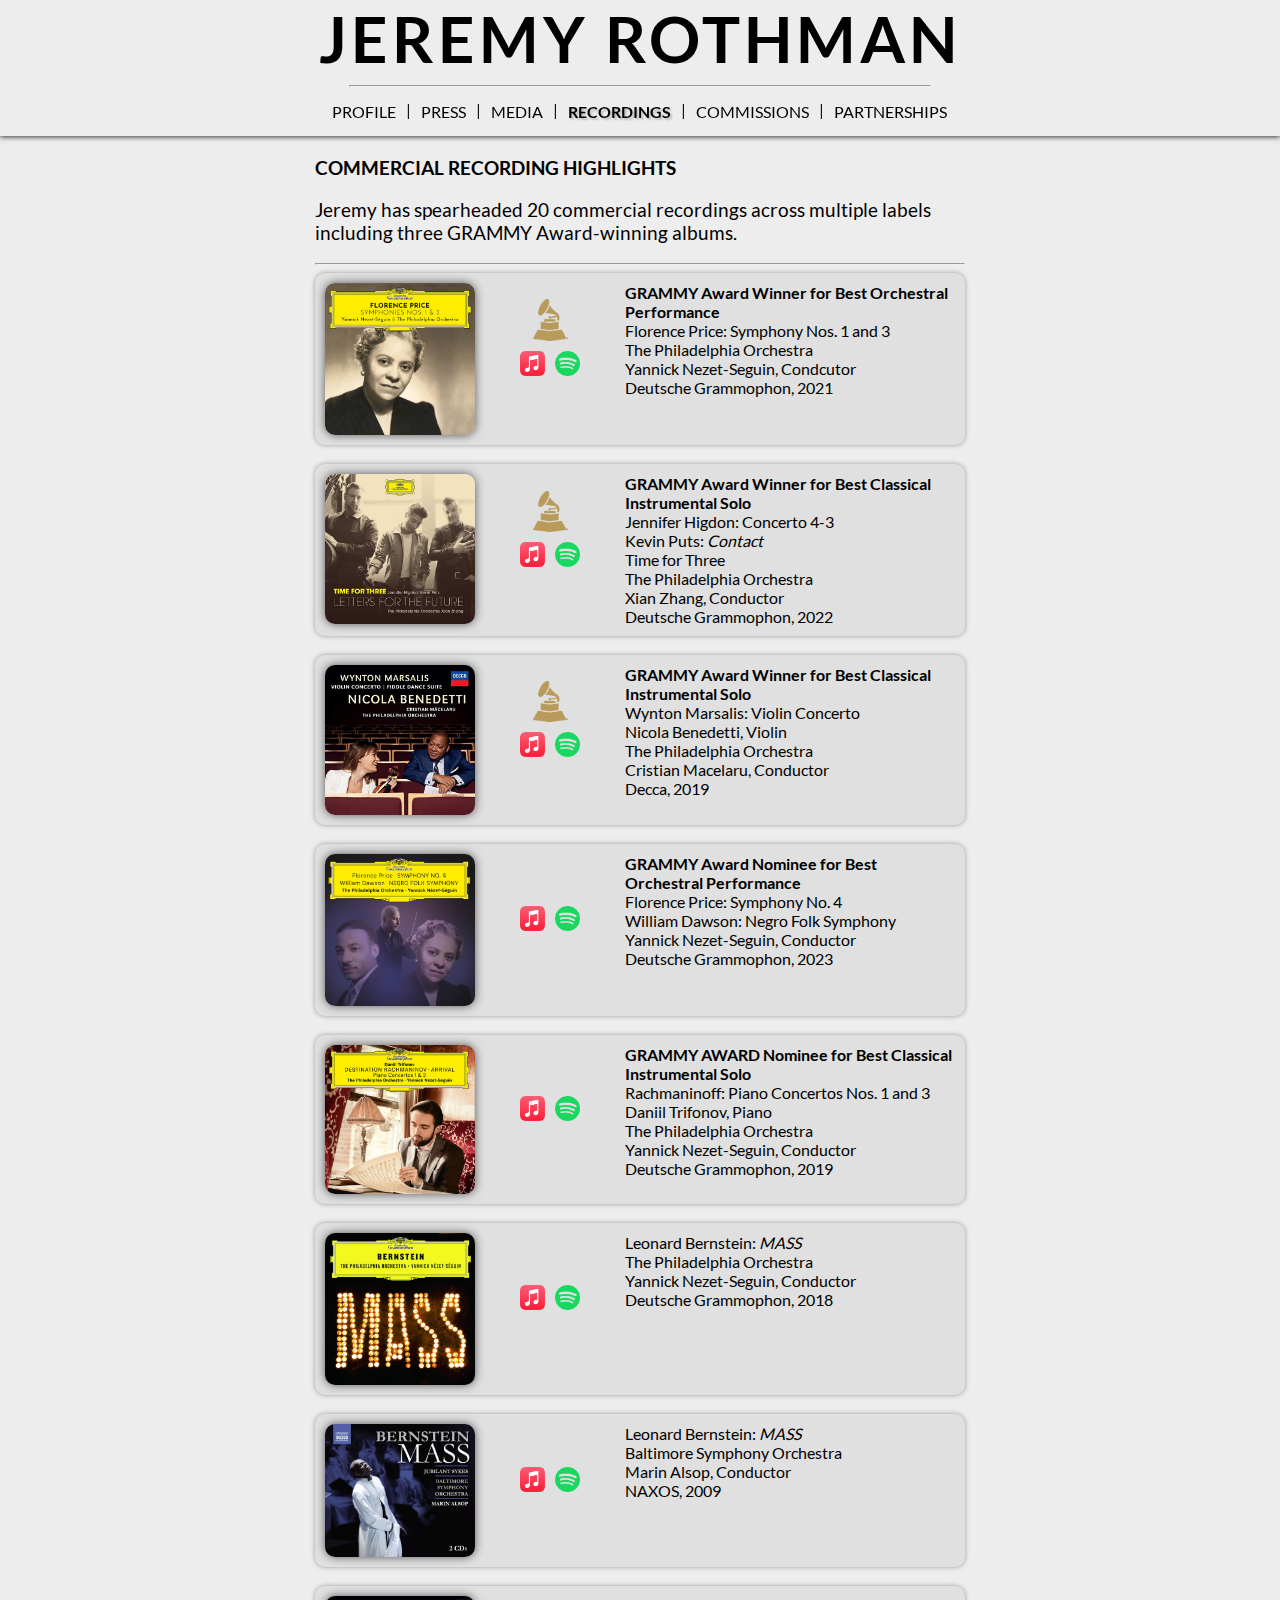
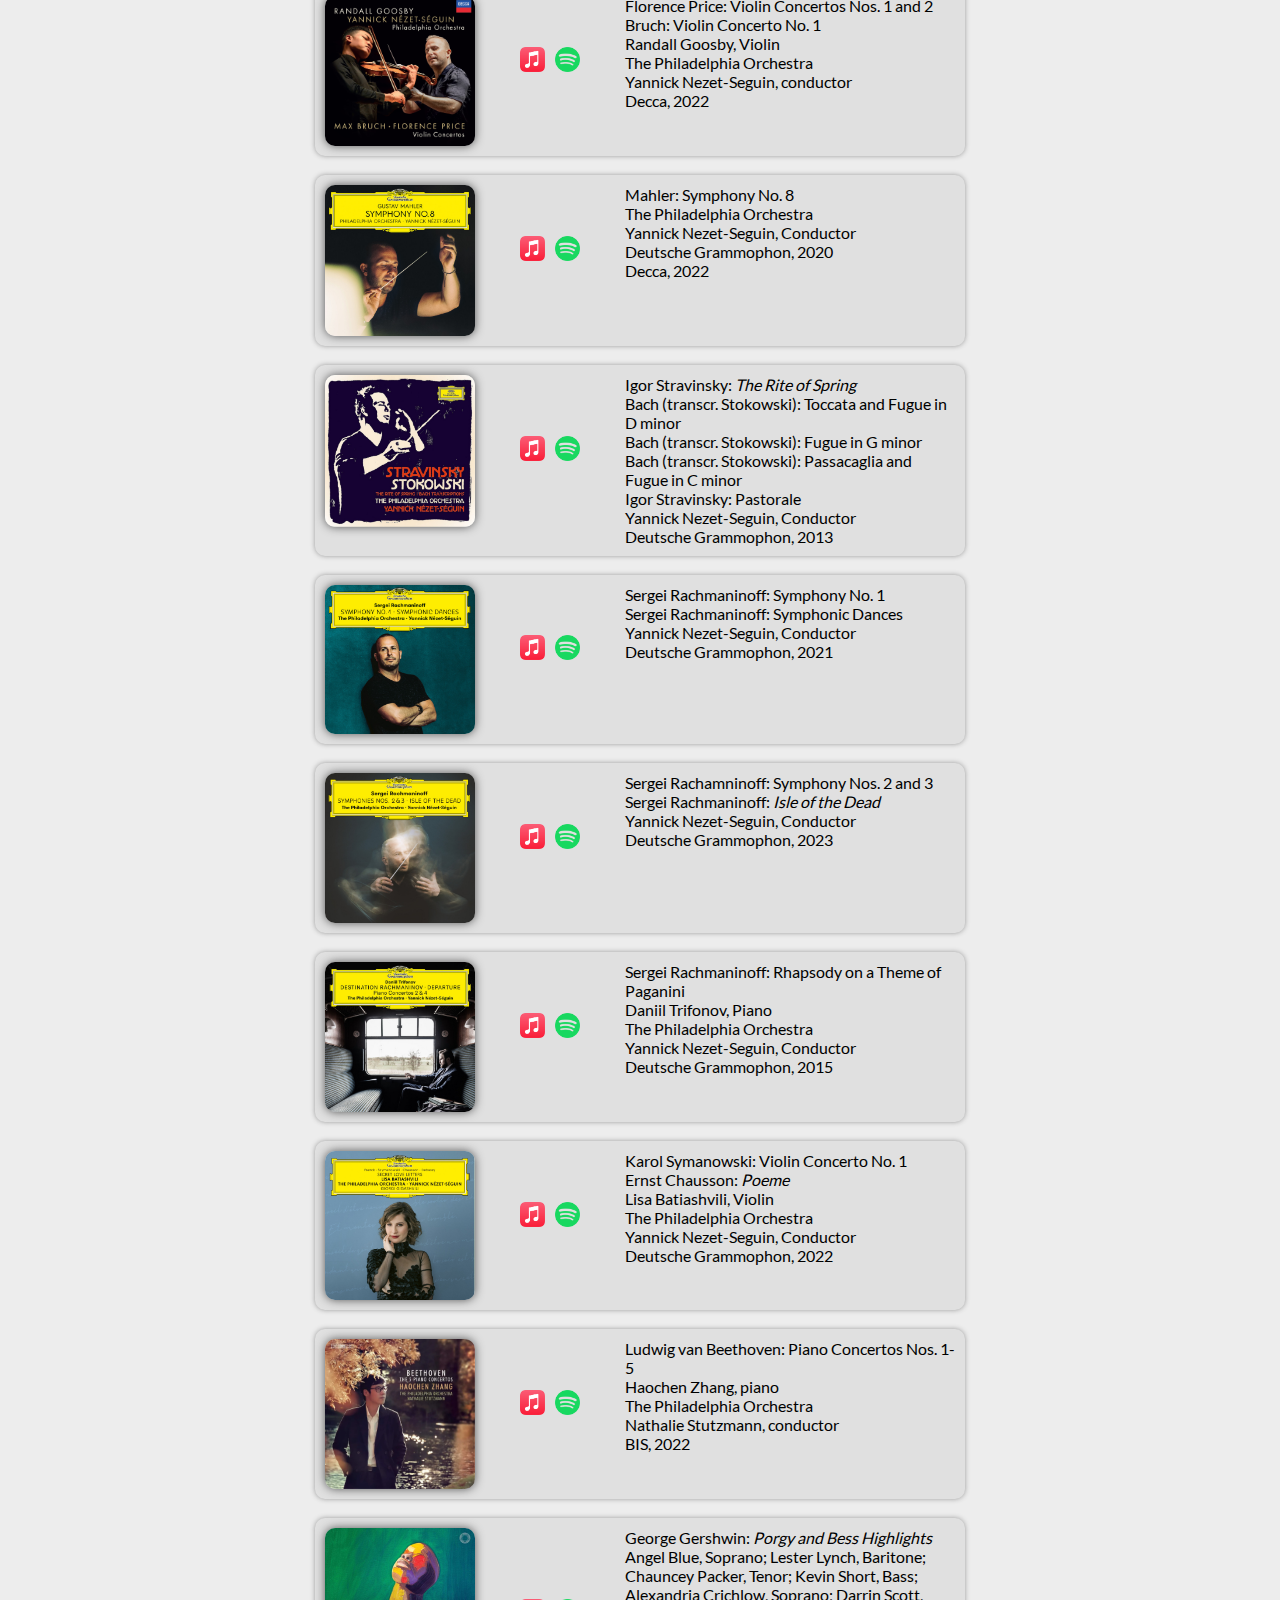
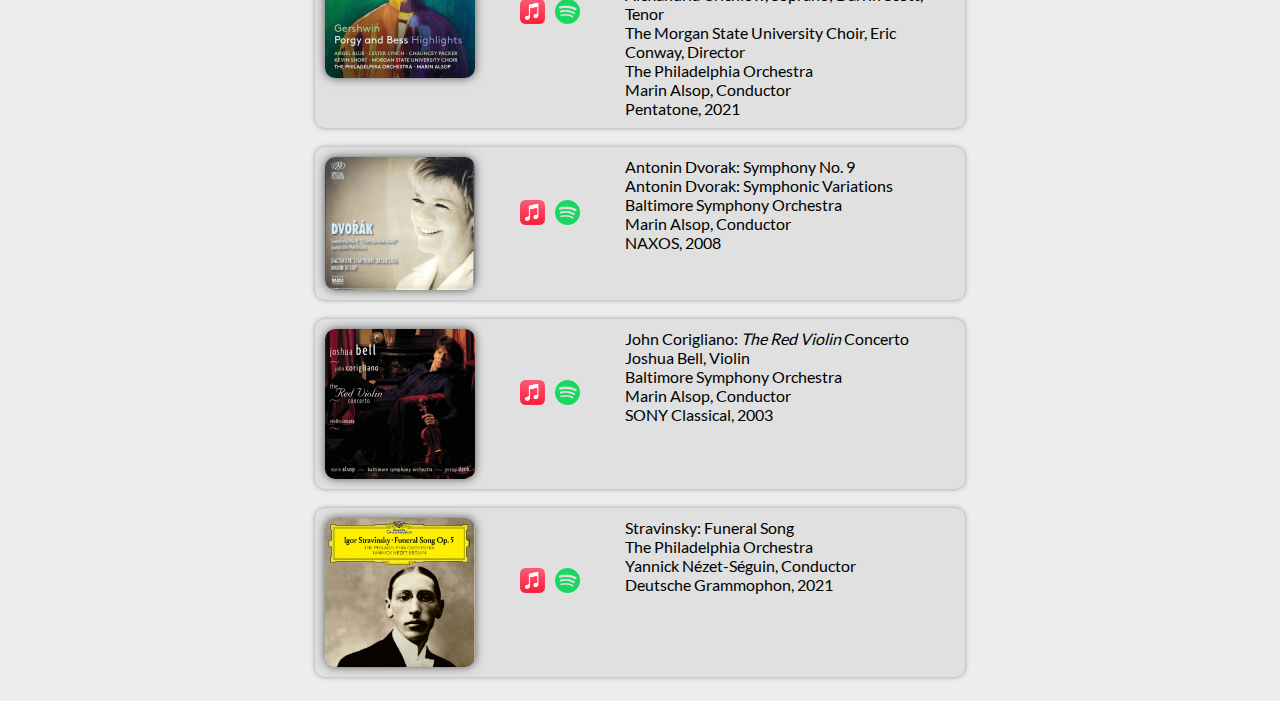
<file: recordings.html>
<!DOCTYPE html>

<head>
  <meta name="viewport" content="width=device-width, initial-scale=1.0">
  <title>Jeremy Rothman - Profile</title>
  <link rel="stylesheet" href="style.css">
  <link rel="icon" type="image/jpg" href="/images/favicon.jpg">
</head>

<br><br><br><br><br><br><br>

<header class="title">
  <h1>JEREMY ROTHMAN</h1>
  <hr style="max-width: 15.33cm">

  <div class="box">
    <div class="item"><a href="index.html">PROFILE</a></div>
    <div class="item">|</div>
    <div class="item"><a href="press.html">PRESS</a></div>
    <div class="item">|</div>
    <div class="item"><a href="media.html">MEDIA</a></div>
    <div class="item">|</div>
    <div class="item" style="text-shadow: 2px 2px 2px #bbb;"><a href="recordings.html"><b>RECORDINGS</b></a></div>
    <div class="item">|</div>
    <div class="item"><a href="commissions.html">COMMISSIONS</a></div>
    <div class="item">|</div>
    <div class="item"><a href="partnerships.html">PARTNERSHIPS</a></div>
  </div>
</header>

<body>
  <div class="text">
    <h3>COMMERCIAL RECORDING HIGHLIGHTS</h3>
    <p>Jeremy has spearheaded 20 commercial recordings across multiple labels including three GRAMMY Award-winning
      albums.</p>
    <hr>
    <div class="box2">
      <img src="images/florence-price.jpg" class="ac">
      <div class="box3">
        <img src="images/Grammy-Logo.png" width=35px>
        <div class="box3">
          <a href="https://music.apple.com/us/album/florence-price-symphonies-nos-1-3/1584343055" target="_blank"><img src="images/apple.png" width=25px></a>
          <a href="https://open.spotify.com/album/4XjLUGkC8E9BXFamKyDCgE?si=PDewj2uDRsqAyh6n8mu-wg" target="_blank"><img src="images/spotify.png" width=25px></a>
        </div>
      </div>
      <div class="p">
        <b>GRAMMY Award Winner for Best Orchestral Performance</b><br>
        Florence Price: Symphony Nos. 1 and 3<br>
        The Philadelphia Orchestra <br>
        Yannick Nezet-Seguin, Condcutor<br>
        Deutsche Grammophon, 2021<br>

      </div>
    </div>

    <br>

    <div class="box2">
      <img src="images/IMG_1596.JPG" class="ac">
      <div class="box3">
        <img src="images/Grammy-Logo.png" width=35px>
        <div class="box3">
          <a href="https://music.apple.com/us/album/letters-for-the-future/1624676871" target="_blank"><img src="images/apple.png" width=25px></a>
          <a href="https://open.spotify.com/album/0e1IEOlxZvKp8GTIGaG4PI?si=UdaIKMpSQxW-GBS2wlDntw" target="_blank"><img src="images/spotify.png" width=25px></a>
        </div>
      </div>
      <div class="p">
        <b>GRAMMY Award Winner for Best Classical Instrumental Solo</b><br>
        Jennifer Higdon: Concerto 4-3<br>
        Kevin Puts: <i>Contact</i><br>
        Time for Three<br>
        The Philadelphia Orchestra<br>
        Xian Zhang, Conductor<br>
        Deutsche Grammophon, 2022<br>
      </div>
    </div>

    <br>

    <div class="box2">
      <img src="images/IMG_1593.JPG" class="ac">
      <div class="box3">
        <img src="images/Grammy-Logo.png" width=35px>
        <div class="box3">
          <a href="https://music.apple.com/us/album/marsalis-violin-concerto-fiddle-dance-suite/1462940166" target="_blank"><img src="images/apple.png" width=25px></a>
          <a href="https://open.spotify.com/album/2BgiBM2oreifDQoGwLmL82?si=D8aTZh0xQEmOvYE_w8lpCQ" target="_blank"><img src="images/spotify.png" width=25px></a>
        </div>
      </div>
      <div class="p">
        <b>GRAMMY Award Winner for Best Classical Instrumental Solo</b><br>
        Wynton Marsalis: Violin Concerto<br>
        Nicola Benedetti, Violin <br>
        The Philadelphia Orchestra<br>
        Cristian Macelaru, Conductor<br>
        Decca, 2019
      </div>
    </div>

    <br>

    <div class="box2">
      <img src="images/IMG_1577.jpg" class="ac">
      <div class="box3">
        <a href="https://music.apple.com/us/album/florence-price-symphony-no-4-william-dawson-negro-folk/1700948867" target="_blank"><img src="images/apple.png" width=25px></a>
        <a href="https://open.spotify.com/album/6MmJfpYC6QbEPLpiwqdaPd?si=P46ADO8pStCJJej3NuFYNA" target="_blank"><img src="images/spotify.png" width=25px></a>
      </div>
      <div class="p">
        <b>GRAMMY Award Nominee for Best Orchestral Performance</b><br>
        Florence Price: Symphony No. 4<br>
        William Dawson: Negro Folk Symphony<br>
        Yannick Nezet-Seguin, Conductor<br>
        Deutsche Grammophon, 2023
      </div>
    </div>

    <br>

    <div class="box2">
      <img src="images/IMG_1584.jpg" class="ac">
      <div class="box3">
        <a href="https://music.apple.com/us/album/destination-rachmaninov-arrival/1471110293" target="_blank"><img src="images/apple.png" width=25px></a>
        <a href="https://open.spotify.com/album/1CjlWmQhGgkAKFiikkzEqL?si=IWavH6rDSeq5aHmP8us1Dg" target="_blank"><img src="images/spotify.png" width=25px></a>
      </div>
      <div class="p">
        <b>GRAMMY AWARD Nominee for Best Classical Instrumental Solo</b><br>
        Rachmaninoff: Piano Concertos Nos. 1 and 3<br>
        Daniil Trifonov, Piano<br>
        The Philadelphia Orchestra<br>
        Yannick Nezet-Seguin, Conductor<br>
        Deutsche Grammophon, 2019
      </div>
    </div>

    <br>

    <div class="box2">
      <img src="images/IMG_1586.jpg" class="ac">
      <div class="box3">
        <a href="https://music.apple.com/us/album/bernstein-mass-live/1452370171" target="_blank"><img src="images/apple.png" width=25px></a>
        <a href="https://open.spotify.com/album/5KEgclLQSylZbJ7zaKwXl0?si=K6XZJcrASKW17K7XNbHrTQ" target="_blank"><img src="images/spotify.png" width=25px></a>
      </div>
      <div class="p">
        Leonard Bernstein: <i>MASS</i><br>
        The Philadelphia Orchestra<br>
        Yannick Nezet-Seguin, Conductor<br>
        Deutsche Grammophon, 2018
      </div>
    </div>

    <br>

    <div class="box2">
      <img src="images/IMG_1589.JPG" class="ac">
      <div class="box3">
        <a href="https://music.apple.com/us/album/bernstein-mass/324622801" target="_blank"><img src="images/apple.png" width=25px></a>
        <a href="https://open.spotify.com/album/35Sq3RoJD9FHZL3ca0EPQn?si=Epm53Od0TkiXiV0BXFeL7A" target="_blank"><img src="images/spotify.png" width=25px></a>
      </div>
      <div class="p">
        Leonard Bernstein: <i>MASS</i><br>
        Baltimore Symphony Orchestra<br>
        Marin Alsop, Conductor<br>
        NAXOS, 2009
      </div>
    </div>

    <br>

    <div class="box2">
      <img src="images/cover.png" class="ac">
      <div class="box3">
        <a href="https://music.apple.com/us/album/bruch-violin-concerto-no-1-florence-price-violin-concertos/1680200722" target="_blank"><img src="images/apple.png" width=25px></a>
        <a href="https://open.spotify.com/album/1YGvBNrEXuB4oiRT3oq1tf?si=9dukgypITfylzDfFrMgeuQ" target="_blank"><img src="images/spotify.png" width=25px></a>
      </div>
      <div class="p">
        Florence Price: Violin Concertos Nos. 1 and 2<br>
        Bruch: Violin Concerto No. 1<br>
        Randall Goosby, Violin<br>
        The Philadelphia Orchestra<br>
        Yannick Nezet-Seguin, conductor<br>
        Decca, 2022
      </div>
    </div>

    <br>

    <div class="box2">
      <img src="images/IMG_1583.jpg" class="ac">
      <div class="box3">
        <a href="https://music.apple.com/us/album/mahler-symphony-no-8-live/1489186966" target="_blank"><img src="images/apple.png" width=25px></a>
        <a href="https://open.spotify.com/album/099Xpd4LtfsNpLRsFAwmgR?si=F18uDxNgSgqi6_N-5s9cqw" target="_blank"><img src="images/spotify.png" width=25px></a>
      </div>
      <div class="p">
        Mahler: Symphony No. 8<br>
        The Philadelphia Orchestra<br>
        Yannick Nezet-Seguin, Conductor<br>
        Deutsche Grammophon, 2020<br>
        Decca, 2022
      </div>
    </div>

    <br>

    <div class="box2">
      <img src="images/IMG_1588.jpg" class="ac">
      <div class="box3">
        <a href="https://music.apple.com/us/album/stravinsky-the-rite-of-spring-stokowski/1452677362" target="_blank"><img src="images/apple.png" width=25px></a>
        <a href="https://open.spotify.com/album/3j6OLCfp4UxAqyLe0FYRQx?si=h3HrZG9ySh6iEiK6Ocb8sw" target="_blank"><img src="images/spotify.png" width=25px></a>
      </div>
      <div class="p">
        Igor Stravinsky: <i>The Rite of Spring</i><br>
        Bach (transcr. Stokowski): Toccata and Fugue in D minor<br>
        Bach (transcr. Stokowski): Fugue in G minor<br>
        Bach (transcr. Stokowski): Passacaglia and Fugue in C minor<br>
        Igor Stravinsky: Pastorale<br>
        Yannick Nezet-Seguin, Conductor<br>
        Deutsche Grammophon, 2013
      </div>
    </div>

    <br>

    <div class="box2">
      <img src="images/IMG_1582.jpg" class="ac">
      <div class="box3">
        <a href="https://music.apple.com/us/album/rachmaninoff-symphony-no-1-symphonic-dances/1540740779" target="_blank"><img src="images/apple.png" width=25px></a>
        <a href="https://open.spotify.com/album/5BxAQVTzRjW93rb74LsxnA?si=_8X3MO7FSAqI0YqisWDiLA" target="_blank"><img src="images/spotify.png" width=25px></a>
      </div>
      <div class="p">
        Sergei Rachmaninoff: Symphony No. 1<br>
        Sergei Rachmaninoff: Symphonic Dances<br>
        Yannick Nezet-Seguin, Conductor<br>
        Deutsche Grammophon, 2021
      </div>
    </div>

    <br>

    <div class="box2">
      <img src="images/IMG_1578.jpg" class="ac">
      <div class="box3">
        <a href="https://music.apple.com/us/album/rachmaninoff-symphonies-nos-2-3-isle-of-the-dead/1687686083" target="_blank"><img src="images/apple.png" width=25px></a>
        <a href="https://open.spotify.com/album/2kmcu9Pz6PfNN6BpXxcBKf?si=7hhlJwfXRpeuyfi4OmvcgQ" target="_blank"><img src="images/spotify.png" width=25px></a>
      </div>
      <div class="p">
        Sergei Rachamninoff: Symphony Nos. 2 and 3<br>
        Sergei Rachmaninoff: <i>Isle of the Dead</i><br>
        Yannick Nezet-Seguin, Conductor<br>
        Deutsche Grammophon, 2023
      </div>
    </div>

    <br>

    <div class="box2">
      <img src="images/IMG_1585.jpg" class="ac">
      <div class="box3">
        <a href="https://music.apple.com/us/album/destination-rachmaninov-departure/1425018119" target="_blank"><img src="images/apple.png" width=25px></a>
        <a href="https://open.spotify.com/album/5MFK8xu5ZnoKezAQQ5UFE5?si=CUMO7-TNSoSsB8gO3Ur_zA" target="_blank"><img src="images/spotify.png" width=25px></a>
      </div>
      <div class="p">
        Sergei Rachmaninoff: Rhapsody on a Theme of Paganini<br>
        Daniil Trifonov, Piano<br>
        The Philadelphia Orchestra<br>
        Yannick Nezet-Seguin, Conductor<br>
        Deutsche Grammophon, 2015
      </div>
    </div>

    <br>

    <div class="box2">
      <img src="images/IMG_1580.jpg" class="ac">
      <div class="box3">
        <a href="https://music.apple.com/us/album/secret-love-letters/1627513869" target="_blank"><img src="images/apple.png" width=25px></a>
        <a href="https://open.spotify.com/album/47TQ7C7vPiz2mKrpM8xpCD?si=bT4NKwoRQ5WzoPw8rOrBHQ" target="_blank"><img src="images/spotify.png" width=25px></a>
      </div>
      <div class="p">
        Karol Symanowski: Violin Concerto No. 1<br>
        Ernst Chausson: <i>Poeme</i><br>
        Lisa Batiashvili, Violin<br>
        The Philadelphia Orchestra<br>
        Yannick Nezet-Seguin, Conductor<br>
        Deutsche Grammophon, 2022
      </div>
    </div>

    <br>

    <div class="box2">
      <img src="images/IMG_1595.WEBP" class="ac">
      <div class="box3">
        <a href="https://music.apple.com/us/album/beethoven-the-5-piano-concertos/1725547641" target="_blank"><img src="images/apple.png" width=25px></a>
        <a href="https://open.spotify.com/album/3L0nxz2U9MrMsdlwBEmqTL?si=s_ZWAfCmQASra9l5DKVJ4g" target="_blank"><img src="images/spotify.png" width=25px></a>
      </div>
      <div class="p">
        Ludwig van Beethoven: Piano Concertos Nos. 1-5<br>
        Haochen Zhang, piano<br>
        The Philadelphia Orchestra<br>
        Nathalie Stutzmann, conductor<br>
        BIS, 2022
      </div>
    </div>

    <br>

    <div class="box2">
      <img src="images/IMG_1594.JPG" class="ac">
      <div class="box3">
        <a href="https://music.apple.com/us/album/gershwin-porgy-bess-highlights/1729516241" target="_blank"><img src="images/apple.png" width=25px></a>
        <a href="https://open.spotify.com/album/2sQMoMPuPaw2Qm2xeHyk7Q?si=A_LGeCMdSiOuF1K9_sFnCw" target="_blank"><img src="images/spotify.png" width=25px></a>
      </div>
      <div class="p">
        George Gershwin: <i>Porgy and Bess Highlights</i><br>
        Angel Blue, Soprano; Lester Lynch, Baritone; Chauncey Packer, Tenor; Kevin Short, Bass; Alexandria Crichlow,
        Soprano; Darrin Scott, Tenor<br>
        The Morgan State University Choir, Eric Conway, Director<br>
        The Philadelphia Orchestra<br>
        Marin Alsop, Conductor<br>
        Pentatone, 2021
      </div>
    </div>

    <br>

    <div class="box2">
      <img src="images/IMG_1597.JPG" class="ac">
      <div class="box3">
        <a href="https://music.apple.com/us/album/dvo%C5%99%C3%A1k-symphony-no-9-symphonic-variations-live/408002474" target="_blank"><img src="images/apple.png" width=25px></a>
        <a href="https://open.spotify.com/album/1o2hw51giheOjNT6UFxpvK?si=72fBqP_xTaunIpZUxlTIlw" target="_blank"><img src="images/spotify.png" width=25px></a>
      </div>
      <div class="p">
        Antonin Dvorak: Symphony No. 9<br>
        Antonin Dvorak: Symphonic Variations<br>
        Baltimore Symphony Orchestra<br>
        Marin Alsop, Conductor<br>
        NAXOS, 2008
      </div>
    </div>

    <br>

    <div class="box2">
      <img src="images/IMG_1592.JPG" class="ac">
      <div class="box3">
        <a href="https://music.apple.com/us/album/corigliano-the-red-violin-concerto/262675099" target="_blank"><img src="images/apple.png" width=25px></a>
        <a href="https://open.spotify.com/album/3sSN9lDyN5rxoumS9NqXVz?si=l0WZUIOwTT6CrGz_ZZOzrg" target="_blank"><img src="images/spotify.png" width=25px></a>
      </div>
      <div class="p">
        John Corigliano: <i>The Red Violin</i> Concerto<br>
        Joshua Bell, Violin<br>
        Baltimore Symphony Orchestra<br>
        Marin Alsop, Conductor<br>
        SONY Classical, 2003
      </div>
    </div>

    <br>

    <div class="box2">
      <img src="images/IMG_1581.jpg" class="ac">
      <div class="box3">
        <a href="https://music.apple.com/us/album/stravinsky-funeral-song-op-5-ep/1559196574" target="_blank"><img src="images/apple.png" width=25px></a>
        <a href="https://open.spotify.com/track/3p5Do0tq0d3E3e4jgc9BAK?si=b6f363e4bb434503" target="_blank"><img src="images/spotify.png" width=25px></a>
      </div>
      <div class="p">
        Stravinsky: Funeral Song<br>
        The Philadelphia Orchestra<br>
        Yannick Nézet-Séguin, Conductor<br>
        Deutsche Grammophon, 2021
      </div>
    </div>

    <br>

  </div>
</body>

</html>
</file>
<file: style.css>
@font-face {
  font-family: 'Lato';
  src: url(/lato/Lato-Regular.ttf);
}

@font-face {
  font-family: 'Lato Bold';
  src: url(/lato/Lato-Bold.ttf);
}

h1 {
  text-align: center;
  margin: 0px;
  font-family: 'Lato Bold';
  font-size: 400%;
  letter-spacing: 4px;
}
b{
  font-family: 'Lato Bold';
}
.title {
  position: fixed;
  left: 0;
  top: 0;
  background-color: #ededed;
  width: 100%;
  box-shadow: 0px 1px 5px #333;
  z-index: 2;
}
h2,h3{
  font-family: 'Lato Bold';
}
.subt {
    font-size: 20px; 
    text-align: center;
     margin: 0px;
     padding: 0px;
    letter-spacing: 4px;
    word-spacing: 8px;

}

table {
  border-collapse: collapse;
  text-align: left;
  vertical-align: top;
}

th,
td {
  padding: 10px;
  vertical-align: top;
  text-align: left;
}

a:link,
a:visited {
  color: black;
  vertical-align: middle;
  text-decoration: none;
  display: inline-block;
}

a:hover {
  color: gray;
}

body {
  max-width: 21cm;
  margin: 0 auto;
  font-family: 'Lato';
  background-color: #ededed;
}

p {
  font-size: 120%;
}

.box {
  display: flex;
  flex-wrap: wrap;
  max-width: 19cm;
  margin: auto;
  justify-content: center;
  padding-bottom: 10px;
}

.item {
  padding: 5px;
  width: fit-content;
}

.text {
  max-width: 650px;
  margin: auto;
  padding: 5px 30px
}

.box2 {
  display: flex;
  flex-wrap: wrap;
  max-width: 19cm;
  margin: auto;
  column-gap: 5px;
  justify-content: space-between;
  align-items: flex-start;
  background-color: #e0e0e0;
  border-radius: 10px;
  border: 10px solid #e0e0e0;
  box-shadow: 0px 0px 5px #999;
}

.box3 {
  display: flex;
  flex-wrap: wrap;
  width: 70px;
  margin: auto;
  justify-content: center;
  align-items: flex-start;
  padding-bottom: 20px;
  row-gap: 10px;
  column-gap: 10px;
}

.p {
  font-size: 90;
  text-align: left;
  width: 330px
}

.ac {
  width: 150px;
  border-radius: 10px;
  box-shadow: 0px 0px 10px #555;
}

video ,iframe{
  z-index: 1;
  border-radius: 10px;
  width: 75%;
  box-shadow: 0px 0px 7px #555;
}

video:hover ,iframe:hover{
  z-index: 1;
  border-radius: 10px;
  box-shadow: 0px 0px 7px #000;
  width: 75%;
}

.press {
  border: 1px solid #999;
  box-shadow: 0px 0px 10px #999;
  border-radius: 10px;
  width: 100%;
}

@media only screen and (max-width: 600px) {
  h1 {
    font-size: 192%;
  }

  .ac {
    width: 75%;
  }

  .box2 {
    justify-content: center;
    row-gap: 15px;
  }

  .box3 {
    width: 100%;
    padding-bottom: 0px;
    column-gap: 45px;
  }

  .item {
    font-size: 100%;
  }

  video, iframe{
    width: 100%;
  }

  video:hover, iframe:hover{
    width: 101%;
  }
}
</file>
